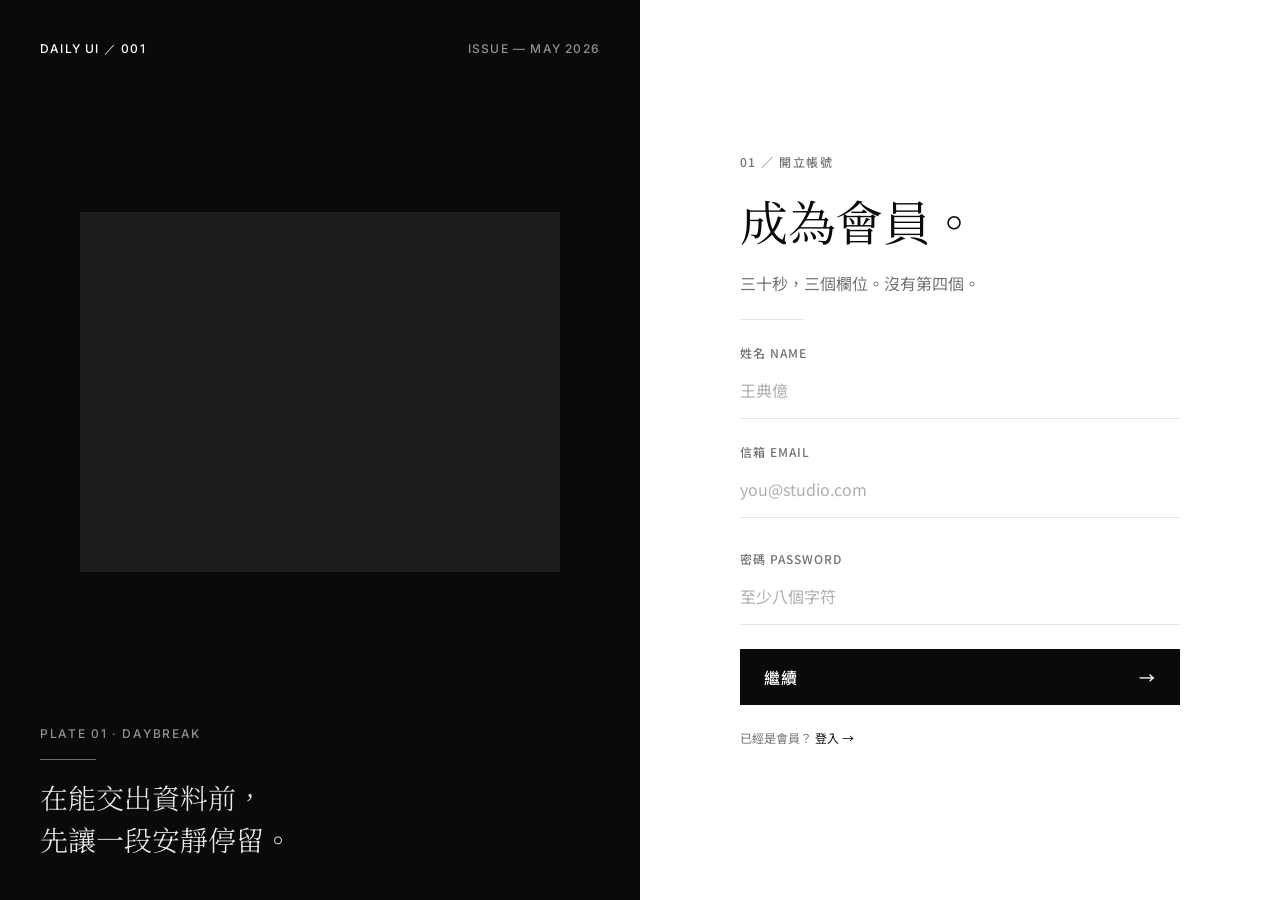
<file: daily-001/web/index.html>
<!DOCTYPE html>
<html lang="zh-Hant">
<head>
  <meta charset="UTF-8">
  <meta name="viewport" content="width=device-width, initial-scale=1.0">
  <title>Daily UI 001 — Sign Up</title>
  <link rel="preconnect" href="https://fonts.googleapis.com">
  <link rel="preconnect" href="https://fonts.gstatic.com" crossorigin>
  <link href="https://fonts.googleapis.com/css2?family=Inter:wght@400;500;700&family=Noto+Sans+TC:wght@400;500&family=Noto+Serif+TC:wght@300;400;500&display=swap" rel="stylesheet">
  <link rel="stylesheet" href="styles.css">
</head>
<body>
  <main class="signup">
    <section class="media-panel" aria-label="Brand atmosphere">
      <header class="metadata">
        <span class="meta-left">DAILY UI ／ 001</span>
        <span class="meta-right">ISSUE — MAY 2026</span>
      </header>

      <figure class="photo-plate" aria-label="Placeholder for full-bleed imagery"></figure>

      <footer class="caption-block">
        <p class="plate-label">PLATE 01 · DAYBREAK</p>
        <hr class="hairline" aria-hidden="true">
        <p class="caption">在能交出資料前，<br>先讓一段安靜停留。</p>
      </footer>
    </section>

    <section class="form-panel" aria-label="Sign up form">
      <form class="form-inner" id="signup-form" novalidate>
        <p class="eyebrow">01 ／ 開立帳號</p>
        <h1 class="title">成為會員。</h1>
        <p class="subtitle">三十秒，三個欄位。沒有第四個。</p>
        <hr class="hairline-short" aria-hidden="true">

        <div class="form-group">
          <div class="field">
            <label for="name">姓名 NAME</label>
            <input id="name" name="name" type="text" placeholder="王典億" autocomplete="name" required>
          </div>
          <div class="field">
            <label for="email">信箱 EMAIL</label>
            <input id="email" name="email" type="email" placeholder="you@studio.com" autocomplete="email" required>
            <span class="hint" aria-live="polite"></span>
          </div>
          <div class="field">
            <label for="password">密碼 PASSWORD</label>
            <input id="password" name="password" type="password" placeholder="至少八個字符" autocomplete="new-password" minlength="8" required>
          </div>
        </div>

        <button type="submit" class="cta">
          <span class="cta-label">繼續</span>
          <span class="cta-arrow" aria-hidden="true">→</span>
        </button>

        <p class="footer-note">
          已經是會員？ <a href="#login">登入 →</a>
        </p>
      </form>
    </section>
  </main>

  <script src="script.js"></script>
</body>
</html>
</file>
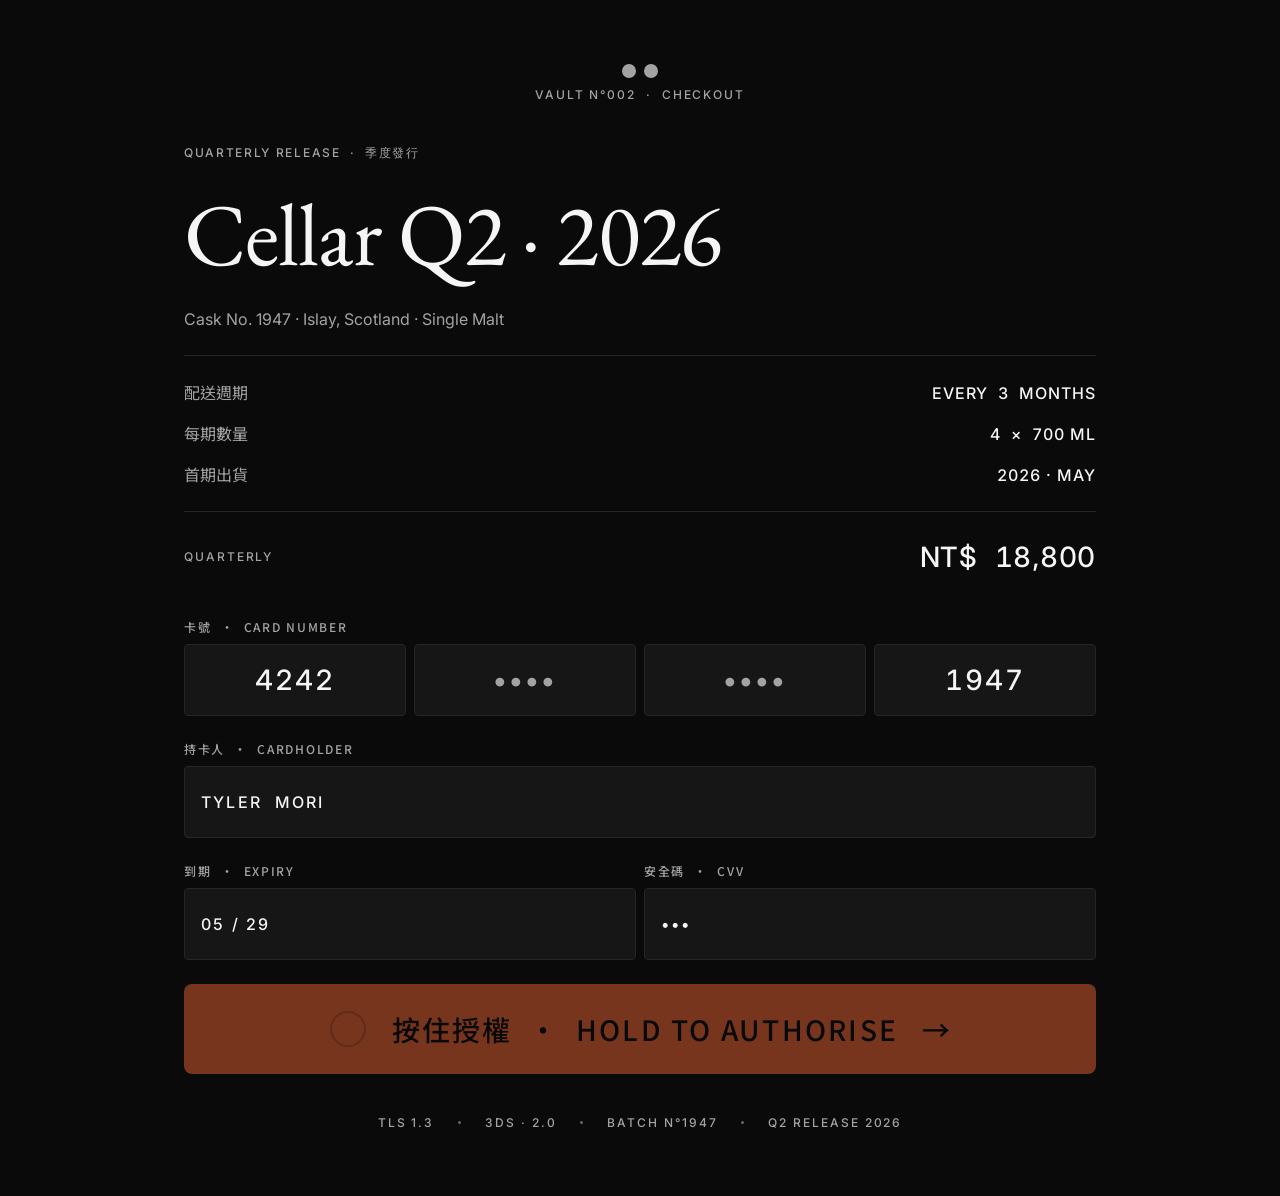
<file: daily-002/web/index.html>
<!DOCTYPE html>
<html lang="zh-Hant" data-theme="dark">
<head>
  <meta charset="UTF-8">
  <meta name="viewport" content="width=device-width, initial-scale=1.0">
  <title>Daily UI 002 — Cellar Q2 · 2026 Checkout</title>
  <link rel="preconnect" href="https://fonts.googleapis.com">
  <link rel="preconnect" href="https://fonts.gstatic.com" crossorigin>
  <link href="https://fonts.googleapis.com/css2?family=EB+Garamond:wght@400;500&family=Inter:wght@400;500;600;700&family=Noto+Sans+TC:wght@400;500&display=swap" rel="stylesheet">
  <link rel="stylesheet" href="styles.css">
</head>
<body>
  <main class="vault" aria-labelledby="vault-title">

    <header class="plate" aria-label="Vault header plate">
      <div class="plate-icon" aria-hidden="true">
        <span class="dot"></span>
        <span class="dot"></span>
      </div>
      <p class="plate-label">VAULT&nbsp;N°002&nbsp;&nbsp;·&nbsp;&nbsp;CHECKOUT</p>
    </header>

    <section class="receipt" aria-label="Subscription summary">
      <p class="eyebrow">QUARTERLY&nbsp;RELEASE&nbsp;&nbsp;·&nbsp;&nbsp;季度發行</p>
      <h1 id="vault-title" class="title">Cellar Q2&nbsp;·&nbsp;2026</h1>
      <p class="subtitle">Cask No.&nbsp;1947&nbsp;·&nbsp;Islay, Scotland&nbsp;·&nbsp;Single Malt</p>

      <hr class="hairline" aria-hidden="true">

      <dl class="details">
        <div class="row">
          <dt>配送週期</dt>
          <dd>EVERY&nbsp;&nbsp;3&nbsp;&nbsp;MONTHS</dd>
        </div>
        <div class="row">
          <dt>每期數量</dt>
          <dd>4&nbsp;&nbsp;×&nbsp;&nbsp;700&nbsp;ML</dd>
        </div>
        <div class="row">
          <dt>首期出貨</dt>
          <dd>2026&nbsp;·&nbsp;MAY</dd>
        </div>
      </dl>

      <hr class="hairline" aria-hidden="true">

      <div class="total" role="group" aria-label="Quarterly total">
        <p class="total-label">QUARTERLY</p>
        <p class="total-value"><span aria-hidden="true">NT$&nbsp;&nbsp;</span><span class="sr-only">新台幣 </span>18,800</p>
      </div>
    </section>

    <form class="payment" id="vault-form" novalidate aria-label="Payment authorisation">

      <div class="field-group field-card" role="group" aria-labelledby="card-label">
        <span id="card-label" class="label label-accent">卡號&nbsp;&nbsp;·&nbsp;&nbsp;CARD&nbsp;NUMBER</span>
        <div class="slot-row" role="group" aria-label="Card number, four groups of four digits">
          <input class="slot" type="text" inputmode="numeric" pattern="\d{4}" maxlength="4" value="4242" aria-label="Card number, group 1 of 4" data-slot="1">
          <input class="slot" type="text" inputmode="numeric" pattern="\d{4}" maxlength="4" placeholder="••••" aria-label="Card number, group 2 of 4" data-slot="2">
          <input class="slot" type="text" inputmode="numeric" pattern="\d{4}" maxlength="4" placeholder="••••" aria-label="Card number, group 3 of 4" data-slot="3">
          <input class="slot" type="text" inputmode="numeric" pattern="\d{4}" maxlength="4" value="1947" aria-label="Card number, group 4 of 4" data-slot="4">
        </div>
      </div>

      <div class="field-group">
        <label class="label" for="cardholder">持卡人&nbsp;&nbsp;·&nbsp;&nbsp;CARDHOLDER</label>
        <input id="cardholder" class="field" type="text" autocomplete="cc-name" value="TYLER  MORI" placeholder="姓名">
      </div>

      <div class="field-row">
        <div class="field-group field-half">
          <label class="label" for="expiry">到期&nbsp;&nbsp;·&nbsp;&nbsp;EXPIRY</label>
          <input id="expiry" class="field" type="text" inputmode="numeric" autocomplete="cc-exp" maxlength="7" value="05 / 29" placeholder="MM / YY">
        </div>
        <div class="field-group field-half">
          <label class="label" for="cvv">安全碼&nbsp;&nbsp;·&nbsp;&nbsp;CVV</label>
          <input id="cvv" class="field" type="password" inputmode="numeric" autocomplete="cc-csc" maxlength="4" value="123" placeholder="•&nbsp;&nbsp;•&nbsp;&nbsp;•" aria-label="Card security code, three or four digits">
        </div>
      </div>

      <button type="button" class="cta-hold" id="cta-hold"
              aria-label="Hold for two seconds to authorise quarterly payment of new台幣 eighteen thousand eight hundred"
              aria-describedby="cta-hint">
        <span class="cta-ring" aria-hidden="true">
          <svg viewBox="0 0 40 40" class="ring-svg">
            <circle class="ring-track" cx="20" cy="20" r="17" fill="none" stroke-width="2"></circle>
            <circle class="ring-progress" cx="20" cy="20" r="17" fill="none" stroke-width="2"
                    pathLength="100" stroke-dasharray="100" stroke-dashoffset="100"
                    transform="rotate(-90 20 20)"></circle>
          </svg>
        </span>
        <span class="cta-label">按住授權&nbsp;&nbsp;·&nbsp;&nbsp;HOLD TO AUTHORISE</span>
        <span class="cta-arrow" aria-hidden="true">→</span>
      </button>
      <p id="cta-hint" class="sr-only">Press and hold the authorise button for two seconds, or hold the Space key while focused.</p>

      <footer class="chrome" aria-label="Security and batch information">
        <span class="chrome-item">TLS&nbsp;1.3</span>
        <span class="chrome-sep" aria-hidden="true"></span>
        <span class="chrome-item">3DS&nbsp;·&nbsp;2.0</span>
        <span class="chrome-sep" aria-hidden="true"></span>
        <span class="chrome-item">BATCH&nbsp;N°1947</span>
        <span class="chrome-sep" aria-hidden="true"></span>
        <span class="chrome-item">Q2&nbsp;RELEASE&nbsp;2026</span>
      </footer>
    </form>

  </main>

  <div class="aria-live" aria-live="polite" id="aria-live"></div>
  <script src="script.js"></script>
</body>
</html>
</file>
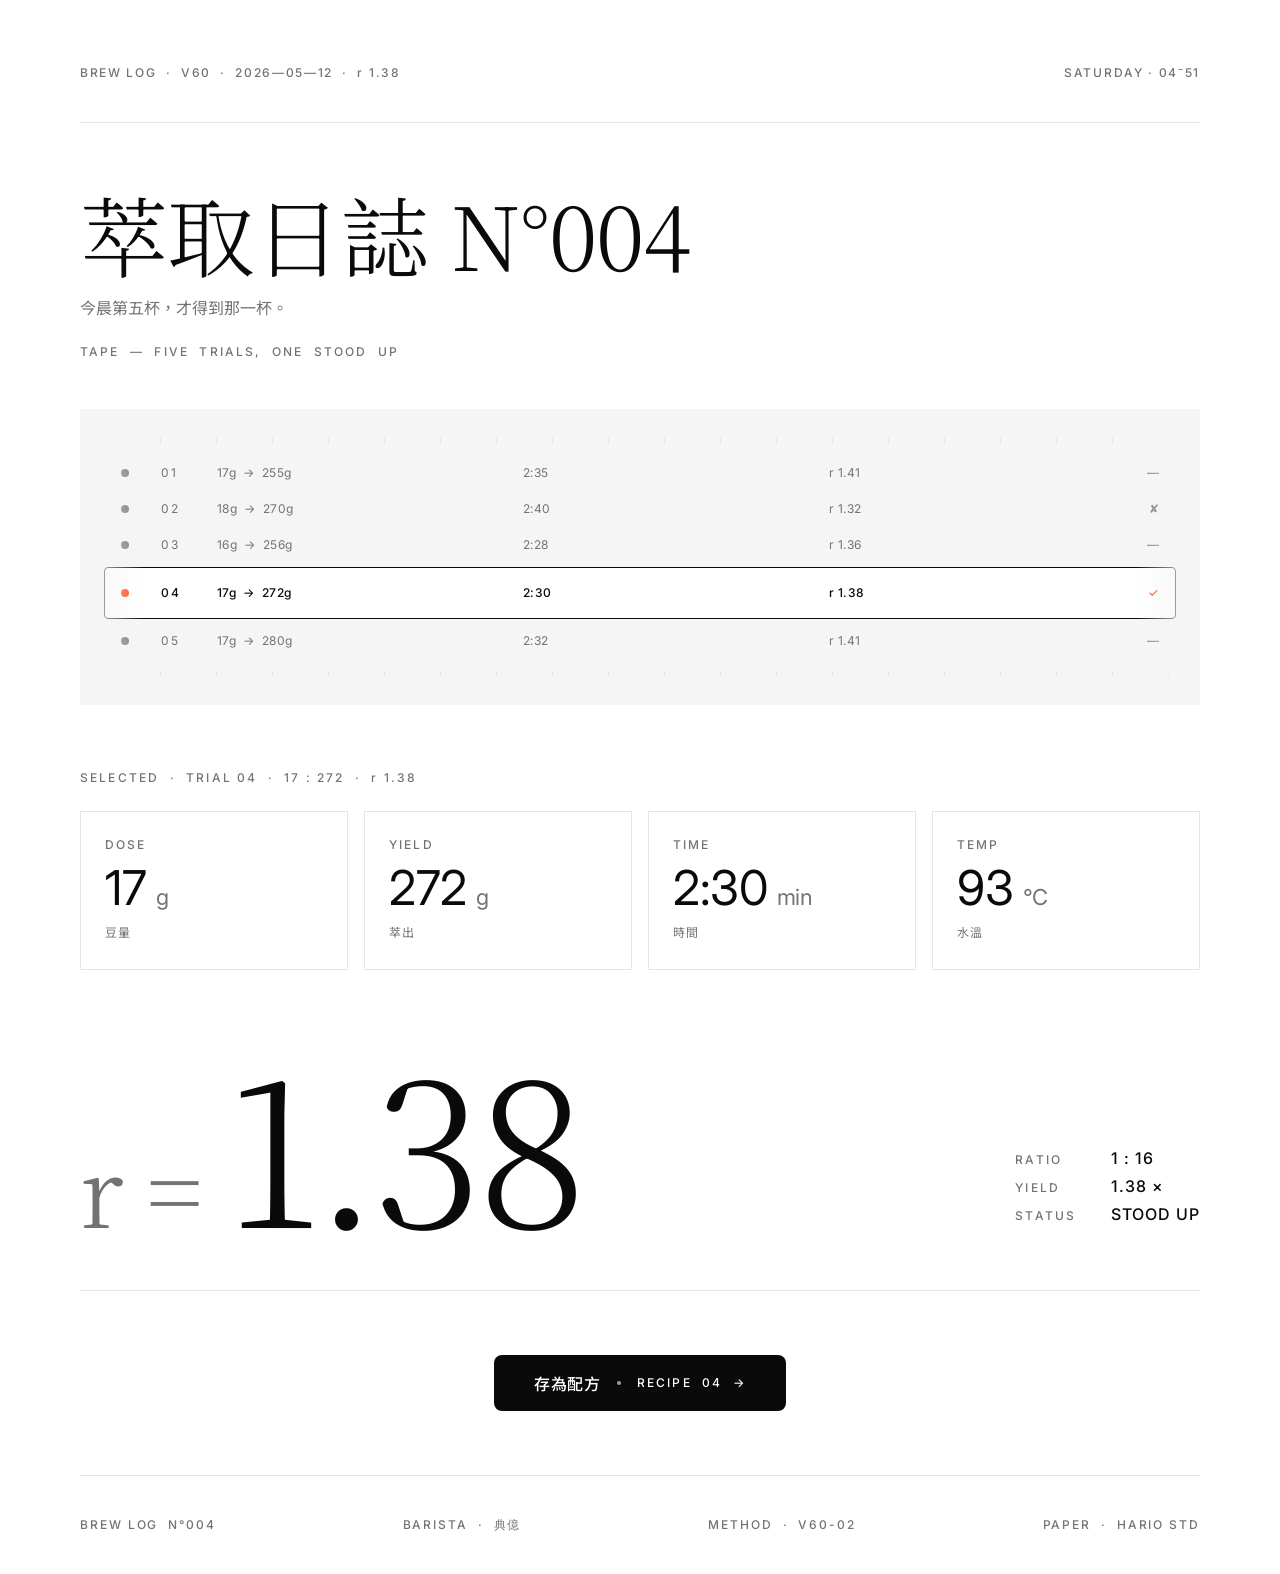
<file: daily-004/web/index.html>
<!DOCTYPE html>
<html lang="zh-Hant" data-theme="light">
<head>
  <meta charset="UTF-8">
  <meta name="viewport" content="width=device-width, initial-scale=1.0">
  <title>Daily UI 004 — 萃取日誌 N°004 · Brew Log Calculator</title>
  <link rel="preconnect" href="https://fonts.googleapis.com">
  <link rel="preconnect" href="https://fonts.gstatic.com" crossorigin>
  <link href="https://fonts.googleapis.com/css2?family=Inter:wght@400;500;600&family=Noto+Sans+TC:wght@400;500&family=Noto+Serif+TC:wght@300;400&display=swap" rel="stylesheet">
  <link rel="stylesheet" href="styles.css">
</head>
<body>
  <main class="brewlog" aria-labelledby="brewlog-title">

    <header class="plate" aria-label="Brew log header plate">
      <p class="plate-left">BREW&nbsp;LOG&nbsp;&nbsp;·&nbsp;&nbsp;V60&nbsp;&nbsp;·&nbsp;&nbsp;2026—05—12&nbsp;&nbsp;·&nbsp;&nbsp;<span id="plate-ratio">r&nbsp;1.38</span></p>
      <p class="plate-right" id="plate-time">TUESDAY&nbsp;&nbsp;·&nbsp;&nbsp;09⁻47</p>
    </header>

    <hr class="hairline" aria-hidden="true">

    <section class="hero" aria-label="Title">
      <h1 id="brewlog-title" class="title">萃取日誌&nbsp;N°004</h1>
      <p class="caption">今晨第五杯，才得到那一杯。</p>
      <p class="tape-eyebrow">TAPE&nbsp;&nbsp;—&nbsp;&nbsp;FIVE&nbsp;&nbsp;TRIALS,&nbsp;&nbsp;ONE&nbsp;&nbsp;STOOD&nbsp;&nbsp;UP</p>
    </section>

    <section class="tape" aria-label="Brew trial history tape" id="tape">
      <div class="tickmarks tickmarks-top" aria-hidden="true"></div>

      <ul class="tape-rows" role="listbox" aria-label="Trial rows — click to select" tabindex="0">
        <li class="tape-row"
            role="option"
            tabindex="0"
            data-dose="17" data-yield="255" data-time="2:35" data-ratio="1.41" data-mark="—" data-status="—"
            aria-selected="false">
          <span class="row-dot" aria-hidden="true"></span>
          <span class="row-idx">01</span>
          <span class="row-col">17g&nbsp;&nbsp;→&nbsp;&nbsp;255g</span>
          <span class="row-col">2:35</span>
          <span class="row-col">r&nbsp;1.41</span>
          <span class="row-mark">—</span>
        </li>
        <li class="tape-row"
            role="option"
            tabindex="0"
            data-dose="18" data-yield="270" data-time="2:40" data-ratio="1.32" data-mark="✘" data-status="OVER"
            aria-selected="false">
          <span class="row-dot" aria-hidden="true"></span>
          <span class="row-idx">02</span>
          <span class="row-col">18g&nbsp;&nbsp;→&nbsp;&nbsp;270g</span>
          <span class="row-col">2:40</span>
          <span class="row-col">r&nbsp;1.32</span>
          <span class="row-mark">✘</span>
        </li>
        <li class="tape-row"
            role="option"
            tabindex="0"
            data-dose="16" data-yield="256" data-time="2:28" data-ratio="1.36" data-mark="—" data-status="—"
            aria-selected="false">
          <span class="row-dot" aria-hidden="true"></span>
          <span class="row-idx">03</span>
          <span class="row-col">16g&nbsp;&nbsp;→&nbsp;&nbsp;256g</span>
          <span class="row-col">2:28</span>
          <span class="row-col">r&nbsp;1.36</span>
          <span class="row-mark">—</span>
        </li>
        <li class="tape-row is-selected"
            role="option"
            tabindex="0"
            data-dose="17" data-yield="272" data-time="2:30" data-ratio="1.38" data-mark="✓" data-status="STOOD UP"
            aria-selected="true">
          <span class="row-dot" aria-hidden="true"></span>
          <span class="row-idx">04</span>
          <span class="row-col">17g&nbsp;&nbsp;→&nbsp;&nbsp;272g</span>
          <span class="row-col">2:30</span>
          <span class="row-col">r&nbsp;1.38</span>
          <span class="row-mark">✓</span>
        </li>
        <li class="tape-row"
            role="option"
            tabindex="0"
            data-dose="17" data-yield="280" data-time="2:32" data-ratio="1.41" data-mark="—" data-status="—"
            aria-selected="false">
          <span class="row-dot" aria-hidden="true"></span>
          <span class="row-idx">05</span>
          <span class="row-col">17g&nbsp;&nbsp;→&nbsp;&nbsp;280g</span>
          <span class="row-col">2:32</span>
          <span class="row-col">r&nbsp;1.41</span>
          <span class="row-mark">—</span>
        </li>
      </ul>

      <div class="tickmarks tickmarks-bot" aria-hidden="true"></div>
    </section>

    <section class="selected-trial" aria-label="Selected trial parameters">
      <p class="selected-eyebrow">
        SELECTED&nbsp;&nbsp;·&nbsp;&nbsp;TRIAL&nbsp;<span id="sel-idx">04</span>&nbsp;&nbsp;·&nbsp;&nbsp;<span id="sel-dose-yield">17&nbsp;:&nbsp;272</span>&nbsp;&nbsp;·&nbsp;&nbsp;<span id="sel-ratio-eb">r&nbsp;1.38</span>
      </p>
      <div class="cards" role="group" aria-label="Trial parameters">
        <article class="card" aria-label="Dose">
          <p class="card-label">DOSE</p>
          <p class="card-value"><span id="val-dose">17</span><span class="card-unit">&nbsp;g</span></p>
          <p class="card-sub">豆量</p>
        </article>
        <article class="card" aria-label="Yield">
          <p class="card-label">YIELD</p>
          <p class="card-value"><span id="val-yield">272</span><span class="card-unit">&nbsp;g</span></p>
          <p class="card-sub">萃出</p>
        </article>
        <article class="card" aria-label="Time">
          <p class="card-label">TIME</p>
          <p class="card-value"><span id="val-time">2:30</span><span class="card-unit">&nbsp;min</span></p>
          <p class="card-sub">時間</p>
        </article>
        <article class="card" aria-label="Temperature">
          <p class="card-label">TEMP</p>
          <p class="card-value"><span id="val-temp">93</span><span class="card-unit">&nbsp;°C</span></p>
          <p class="card-sub">水溫</p>
        </article>
      </div>
    </section>

    <section class="result" aria-label="Computed result">
      <div class="result-main">
        <span class="r-prefix" aria-hidden="true">r</span>
        <span class="r-equal" aria-hidden="true">=</span>
        <span class="r-value" id="r-value">1.38</span>
      </div>
      <dl class="result-support">
        <div class="support-row"><dt>RATIO</dt><dd><span id="sup-ratio">1&nbsp;:&nbsp;16</span></dd></div>
        <div class="support-row"><dt>YIELD</dt><dd><span id="sup-yield">1.38&nbsp;×</span></dd></div>
        <div class="support-row"><dt>STATUS</dt><dd><span id="sup-status">STOOD UP</span></dd></div>
      </dl>
    </section>

    <hr class="hairline" aria-hidden="true">

    <div class="cta-wrap">
      <button type="button" class="cta" id="cta-save"
              aria-label="存為配方 Recipe 04 — save selected trial">
        <span class="cta-cjk">存為配方</span>
        <span class="cta-dot" aria-hidden="true"></span>
        <span class="cta-chrome">RECIPE&nbsp;&nbsp;<span id="cta-idx">04</span>&nbsp;&nbsp;<span class="cta-arrow" aria-hidden="true">→</span></span>
      </button>
    </div>

    <hr class="hairline" aria-hidden="true">

    <footer class="chrome" aria-label="Brew log chrome">
      <span class="chrome-item">BREW&nbsp;LOG&nbsp;&nbsp;N°004</span>
      <span class="chrome-item">BARISTA&nbsp;&nbsp;·&nbsp;&nbsp;典億</span>
      <span class="chrome-item">METHOD&nbsp;&nbsp;·&nbsp;&nbsp;V60-02</span>
      <span class="chrome-item">PAPER&nbsp;&nbsp;·&nbsp;&nbsp;HARIO&nbsp;STD</span>
    </footer>

  </main>

  <div class="aria-live" aria-live="polite" id="aria-live"></div>
  <script src="script.js"></script>
</body>
</html>
</file>
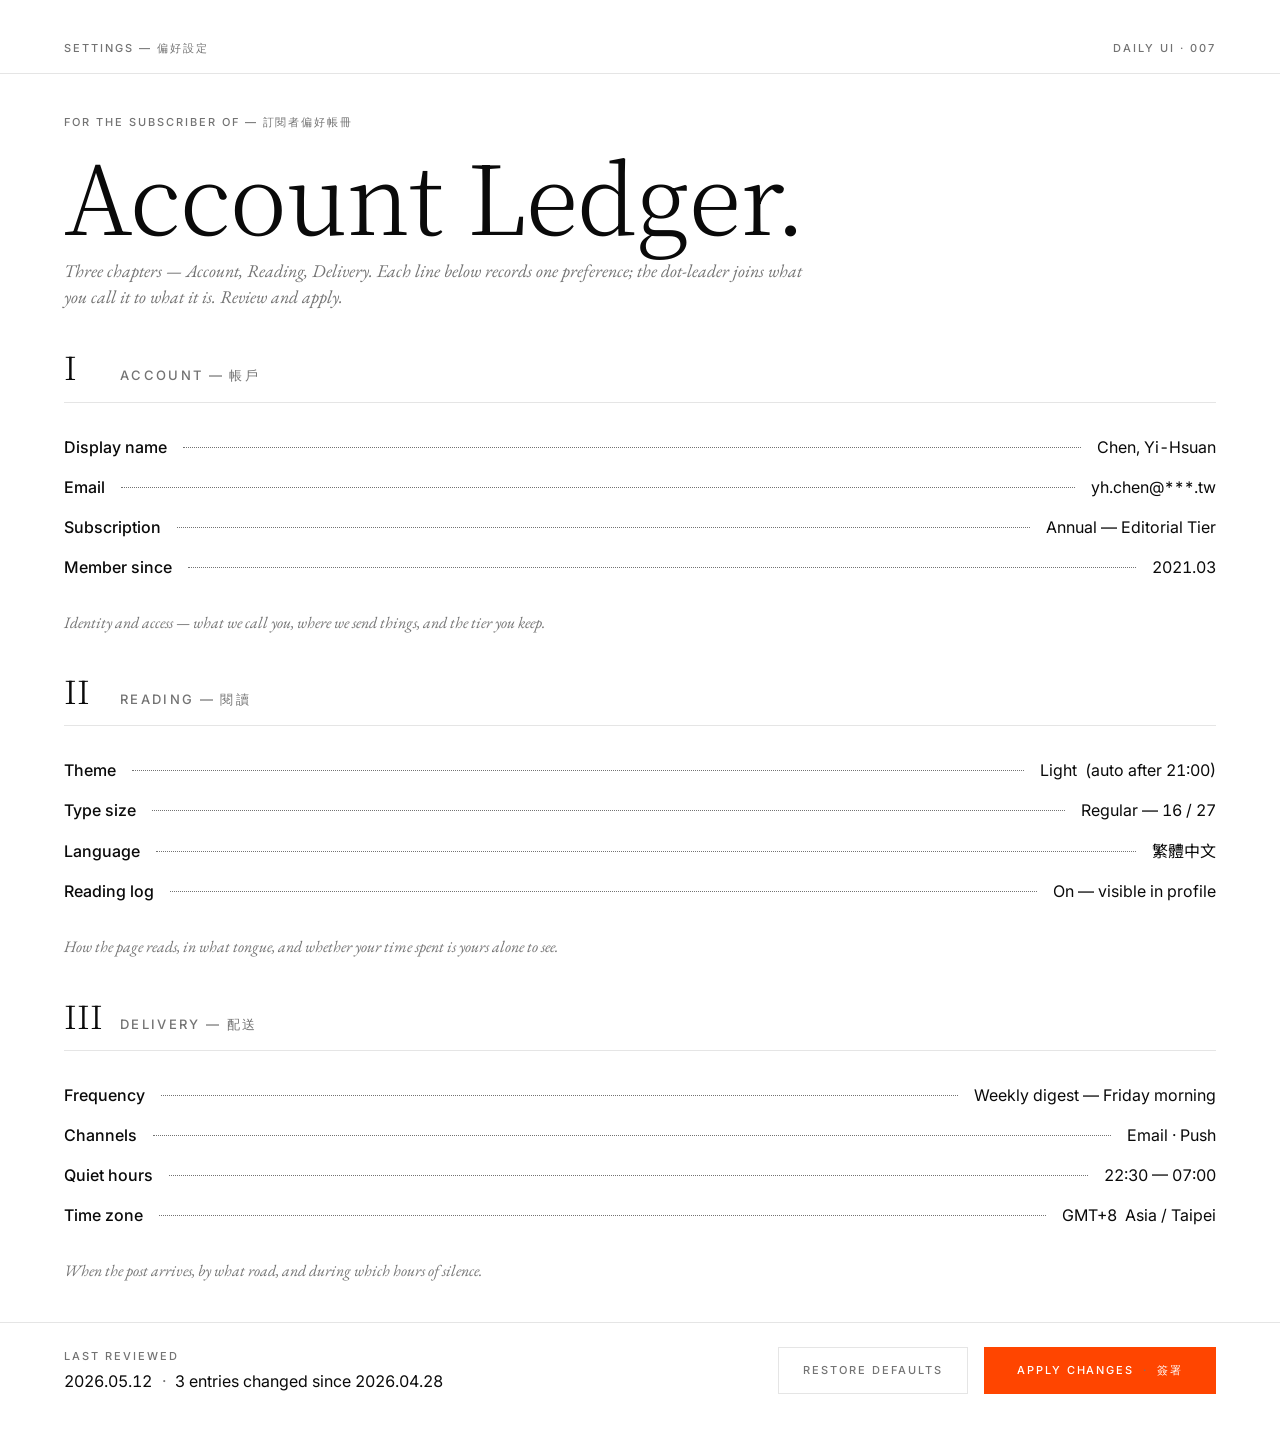
<file: daily-007/web/index.html>
<!DOCTYPE html>
<html lang="zh-Hant-TW" data-theme="light">
<head>
  <meta charset="UTF-8" />
  <meta name="viewport" content="width=device-width, initial-scale=1.0" />
  <title>Daily UI 007 — Settings · Account Ledger</title>
  <meta name="description" content="Daily UI 007 — 雙欄記帳本式偏好頁;dot-leader 串連 label→value,三章節 + Apply 簽署。" />

  <link rel="preconnect" href="https://fonts.googleapis.com" />
  <link rel="preconnect" href="https://fonts.gstatic.com" crossorigin />
  <link
    href="https://fonts.googleapis.com/css2?family=EB+Garamond:ital@1&family=Inter:wght@400;500;700&family=Noto+Sans+TC:wght@400;500&family=Noto+Serif+TC:wght@300&display=swap"
    rel="stylesheet"
  />
  <link rel="stylesheet" href="styles.css" />
</head>
<body>
  <a class="sr-only skip" href="#main">Skip to content</a>

  <header class="plate" role="banner">
    <span class="plate__left">SETTINGS — 偏好設定</span>
    <span class="plate__right">DAILY UI · 007</span>
  </header>
  <hr class="hairline" />

  <main id="main" class="ledger">

    <section class="hero-title" aria-labelledby="hero-h1">
      <p class="eyebrow">FOR THE SUBSCRIBER OF — 訂閱者偏好帳冊</p>
      <h1 id="hero-h1">Account Ledger.</h1>
      <p class="intro">
        Three chapters — Account, Reading, Delivery. Each line below records one preference;
        the dot-leader joins what you call it to what it is. Review and apply.
      </p>
    </section>

    <!-- Section I -->
    <section class="ledger-section" aria-labelledby="sec-1">
      <h2 class="section-eyebrow" id="sec-1">
        <span class="section-eyebrow__roman" aria-hidden="true">I</span>
        <span class="section-eyebrow__name">ACCOUNT — 帳戶</span>
      </h2>
      <hr class="hairline" />
      <dl class="rows">
        <div class="row">
          <dt class="row__label">Display name</dt>
          <span class="row__leader" aria-hidden="true"></span>
          <dd class="row__value">Chen, Yi-Hsuan</dd>
        </div>
        <div class="row">
          <dt class="row__label">Email</dt>
          <span class="row__leader" aria-hidden="true"></span>
          <dd class="row__value">yh.chen@***.tw</dd>
        </div>
        <div class="row">
          <dt class="row__label">Subscription</dt>
          <span class="row__leader" aria-hidden="true"></span>
          <dd class="row__value">Annual &mdash; Editorial Tier</dd>
        </div>
        <div class="row">
          <dt class="row__label">Member since</dt>
          <span class="row__leader" aria-hidden="true"></span>
          <dd class="row__value"><time datetime="2021-03">2021.03</time></dd>
        </div>
      </dl>
      <p class="margin-note">
        Identity and access &mdash; what we call you, where we send things, and the tier you keep.
      </p>
    </section>

    <!-- Section II -->
    <section class="ledger-section" aria-labelledby="sec-2">
      <h2 class="section-eyebrow" id="sec-2">
        <span class="section-eyebrow__roman" aria-hidden="true">II</span>
        <span class="section-eyebrow__name">READING — 閱讀</span>
      </h2>
      <hr class="hairline" />
      <dl class="rows">
        <div class="row">
          <dt class="row__label">Theme</dt>
          <span class="row__leader" aria-hidden="true"></span>
          <dd class="row__value">Light&nbsp; (auto after 21:00)</dd>
        </div>
        <div class="row">
          <dt class="row__label">Type size</dt>
          <span class="row__leader" aria-hidden="true"></span>
          <dd class="row__value">Regular &mdash; 16 / 27</dd>
        </div>
        <div class="row">
          <dt class="row__label">Language</dt>
          <span class="row__leader" aria-hidden="true"></span>
          <dd class="row__value" lang="zh-Hant">繁體中文</dd>
        </div>
        <div class="row">
          <dt class="row__label">Reading log</dt>
          <span class="row__leader" aria-hidden="true"></span>
          <dd class="row__value">On &mdash; visible in profile</dd>
        </div>
      </dl>
      <p class="margin-note">
        How the page reads, in what tongue, and whether your time spent is yours alone to see.
      </p>
    </section>

    <!-- Section III -->
    <section class="ledger-section" aria-labelledby="sec-3">
      <h2 class="section-eyebrow" id="sec-3">
        <span class="section-eyebrow__roman" aria-hidden="true">III</span>
        <span class="section-eyebrow__name">DELIVERY — 配送</span>
      </h2>
      <hr class="hairline" />
      <dl class="rows">
        <div class="row">
          <dt class="row__label">Frequency</dt>
          <span class="row__leader" aria-hidden="true"></span>
          <dd class="row__value">Weekly digest &mdash; Friday morning</dd>
        </div>
        <div class="row">
          <dt class="row__label">Channels</dt>
          <span class="row__leader" aria-hidden="true"></span>
          <dd class="row__value">Email &middot; Push</dd>
        </div>
        <div class="row">
          <dt class="row__label">Quiet hours</dt>
          <span class="row__leader" aria-hidden="true"></span>
          <dd class="row__value">22:30 &mdash; 07:00</dd>
        </div>
        <div class="row">
          <dt class="row__label">Time zone</dt>
          <span class="row__leader" aria-hidden="true"></span>
          <dd class="row__value">GMT+8&nbsp; Asia / Taipei</dd>
        </div>
      </dl>
      <p class="margin-note">
        When the post arrives, by what road, and during which hours of silence.
      </p>
    </section>

  </main>

  <hr class="hairline" />
  <footer class="footer" role="contentinfo">
    <div class="audit">
      <p class="audit__label">LAST REVIEWED</p>
      <p class="audit__value">
        <time datetime="2026-05-12">2026.05.12</time>
        <span class="dot-sep" aria-hidden="true">&middot;</span>
        3 entries changed since <time datetime="2026-04-28">2026.04.28</time>
      </p>
    </div>
    <div class="ctas">
      <button class="btn btn--ghost" type="button">RESTORE DEFAULTS</button>
      <button class="btn btn--apply" type="submit">
        APPLY CHANGES
        <span class="dot-sep" aria-hidden="true">&middot;</span>
        <span lang="zh-Hant">簽署</span>
      </button>
    </div>
  </footer>

  <p class="sr-only" aria-live="polite" id="status"></p>

  <script src="script.js" defer></script>
</body>
</html>
</file>
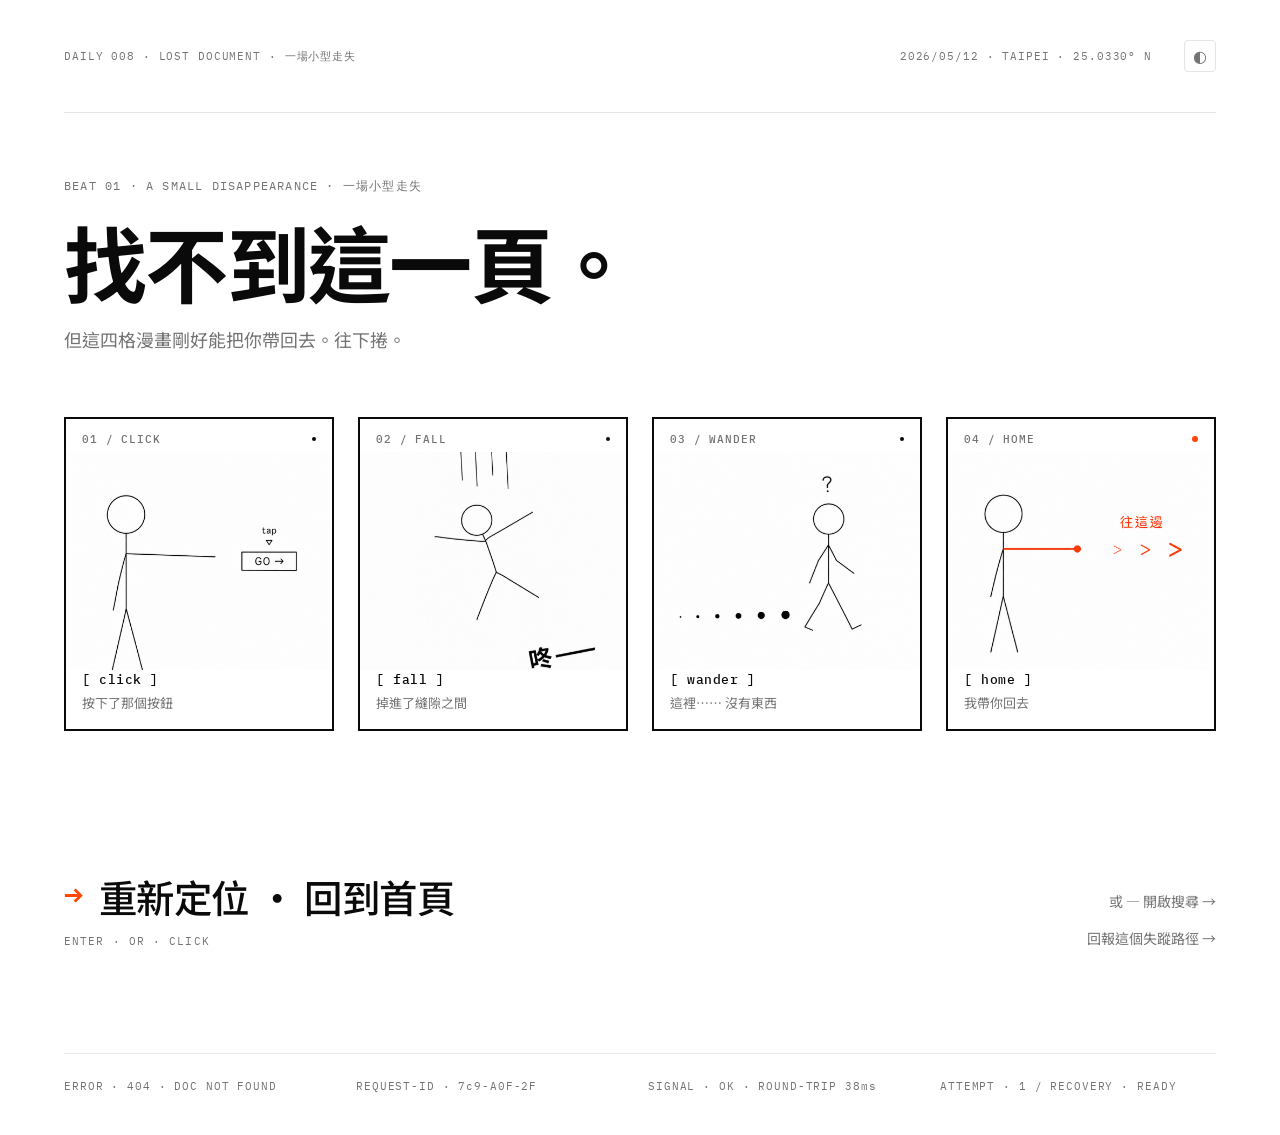
<file: daily-008/web/index.html>
<!DOCTYPE html>
<html lang="zh-Hant-TW" data-theme="light">
<head>
  <meta charset="UTF-8" />
  <meta name="viewport" content="width=device-width, initial-scale=1.0" />
  <title>Daily UI 008 — 404 · 一場小型走失</title>
  <meta name="description" content="Daily UI 008 — 404 Page。四格漫畫敘事 click → fall → wander → home，把『找不到頁面』改寫成一場小型走失的時序故事。" />

  <link rel="preconnect" href="https://fonts.googleapis.com" />
  <link rel="preconnect" href="https://fonts.gstatic.com" crossorigin />
  <link
    href="https://fonts.googleapis.com/css2?family=IBM+Plex+Mono:wght@400;500&family=Noto+Sans+TC:wght@400;500;700&display=swap"
    rel="stylesheet"
  />
  <link rel="stylesheet" href="styles.css" />
</head>
<body>
  <a class="sr-only skip" href="#main">略過導覽 · Skip to content</a>

  <div class="page">
  <header class="plate" role="banner">
    <span class="plate__left">DAILY 008 · LOST DOCUMENT · 一場小型走失</span>
    <span class="plate__right">
      <time datetime="2026-05-12">2026/05/12</time> · TAIPEI · 25.0330° N
    </span>
    <button class="theme-toggle" type="button" aria-label="切換亮 / 暗主題" data-theme-toggle>
      <span aria-hidden="true" data-theme-icon>◐</span>
    </button>
  </header>
  <hr class="hairline" />

  <main id="main">

    <section class="hero" aria-labelledby="hero-h1">
      <p class="eyebrow">BEAT 01 · A SMALL DISAPPEARANCE · 一場小型走失</p>
      <h1 id="hero-h1" class="hero__title">找不到這一頁<span class="hero__period">。</span></h1>
      <p class="hero__subtitle">但這四格漫畫剛好能把你帶回去。往下捲。</p>
    </section>

    <section class="strip" aria-label="四格漫畫:click → fall → wander → home">
      <!-- ─────── Panel 01 — CLICK ─────── -->
      <article class="panel" data-panel="01">
        <header class="panel__head">
          <span class="panel__num">01 / CLICK</span>
          <span class="panel__dot" aria-hidden="true"></span>
        </header>
        <div class="panel__illustration">
          <img src="assets/panel-01-click.png" alt="一個簡筆角色伸手按下標示 GO 的按鈕" loading="lazy" />
        </div>
        <div class="panel__caption">
          <p class="panel__cap-en">[ click ]</p>
          <p class="panel__cap-zh">按下了那個按鈕</p>
        </div>
      </article>

      <!-- ─────── Panel 02 — FALL ─────── -->
      <article class="panel" data-panel="02">
        <header class="panel__head">
          <span class="panel__num">02 / FALL</span>
          <span class="panel__dot" aria-hidden="true"></span>
        </header>
        <div class="panel__illustration">
          <img src="assets/panel-02-fall.png" alt="角色頭朝下墜落,周圍是速度線,旁邊一個咚字音效" loading="lazy" />
        </div>
        <div class="panel__caption">
          <p class="panel__cap-en">[ fall ]</p>
          <p class="panel__cap-zh">掉進了縫隙之間</p>
        </div>
      </article>

      <!-- ─────── Panel 03 — WANDER ─────── -->
      <article class="panel" data-panel="03">
        <header class="panel__head">
          <span class="panel__num">03 / WANDER</span>
          <span class="panel__dot" aria-hidden="true"></span>
        </header>
        <div class="panel__illustration">
          <img src="assets/panel-03-wander.png" alt="角色走在空白裡,身後一串漸淡的足跡點,頭上一個問號" loading="lazy" />
        </div>
        <div class="panel__caption">
          <p class="panel__cap-en">[ wander ]</p>
          <p class="panel__cap-zh">這裡⋯⋯ 沒有東西</p>
        </div>
      </article>

      <!-- ─────── Panel 04 — HOME ─────── -->
      <article class="panel panel--accent" data-panel="04">
        <header class="panel__head">
          <span class="panel__num">04 / HOME</span>
          <span class="panel__dot panel__dot--accent" aria-hidden="true"></span>
        </header>
        <div class="panel__illustration">
          <img src="assets/panel-04-home.png" alt="角色舉起橘色手臂指向右方,三道箭頭引向首頁" loading="lazy" />
        </div>
        <div class="panel__caption">
          <p class="panel__cap-en">[ home ]</p>
          <p class="panel__cap-zh">我帶你回去</p>
        </div>
      </article>
    </section>

    <section class="cta" aria-labelledby="cta-h">
      <h2 id="cta-h" class="sr-only">重新定位 · 回到首頁</h2>
      <a class="cta__primary" href="/" data-cta-primary>
        <span class="cta__arrow" aria-hidden="true">→</span>
        <span class="cta__label">重新定位 · 回到首頁</span>
      </a>
      <p class="cta__hint" aria-hidden="true">ENTER · OR · CLICK</p>

      <div class="cta__secondary">
        <a class="cta__link" href="/search">或 — 開啟搜尋 <span aria-hidden="true">→</span></a>
        <a class="cta__link" href="/report">回報這個失蹤路徑 <span aria-hidden="true">→</span></a>
      </div>
    </section>

  </main>

  <hr class="hairline hairline--prefooter" />
  <footer class="footer" role="contentinfo">
    <span class="footer__col">ERROR · 404 · DOC NOT FOUND</span>
    <span class="footer__col">REQUEST-ID · 7c9-A0F-2F</span>
    <span class="footer__col">SIGNAL · OK · ROUND-TRIP 38ms</span>
    <span class="footer__col">ATTEMPT · 1 / RECOVERY · READY</span>
  </footer>
  </div><!-- /.page -->

  <script src="script.js" defer></script>
</body>
</html>
</file>
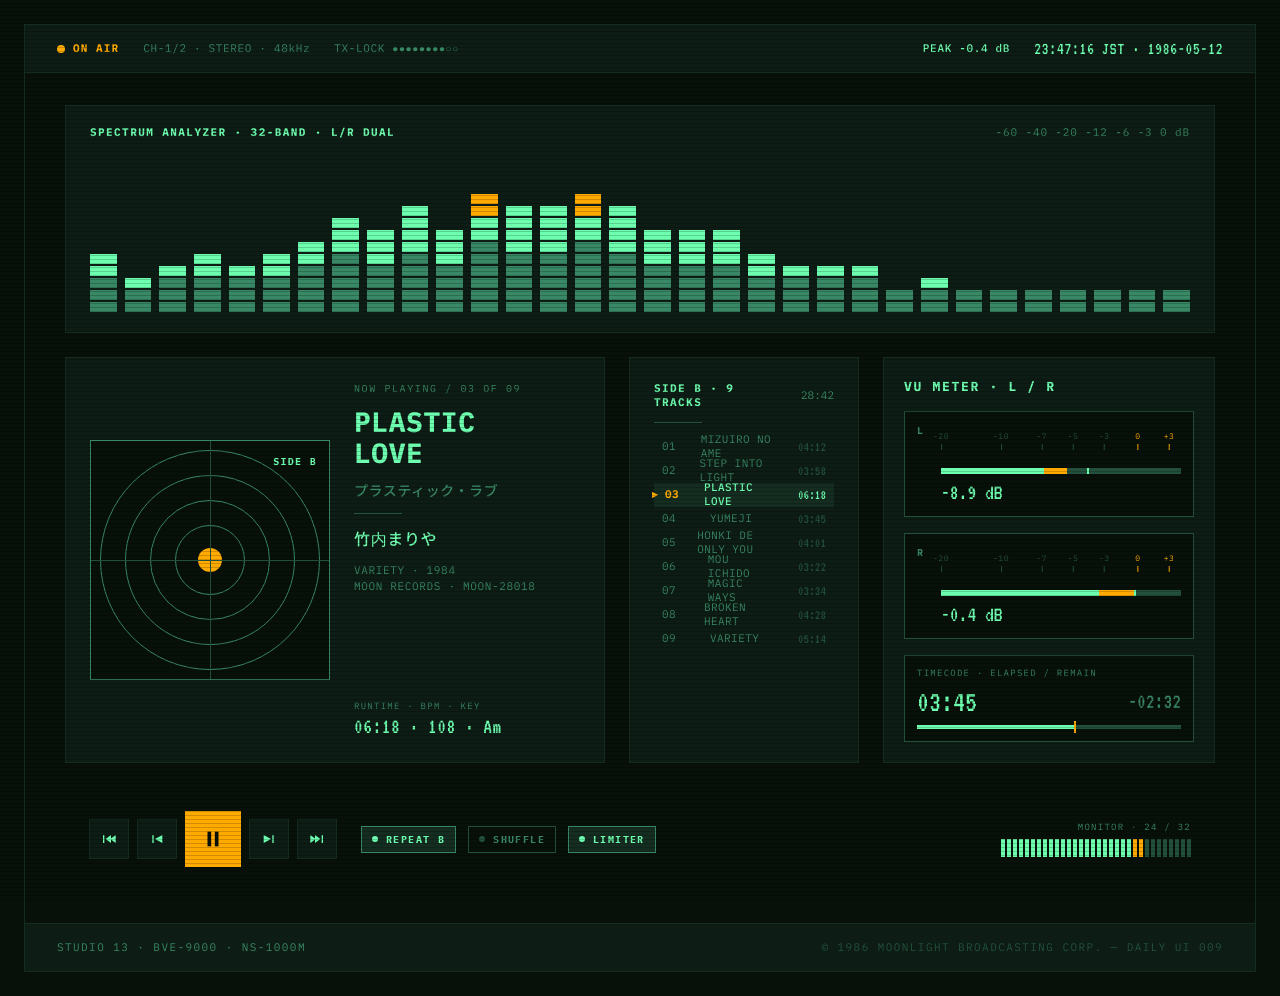
<file: daily-009/web/index.html>
<!DOCTYPE html>
<html lang="zh-Hant" data-theme="crt">
<head>
  <meta charset="UTF-8">
  <meta name="viewport" content="width=device-width, initial-scale=1.0">
  <title>Daily UI 009 — Music Player · BVE-9000</title>
  <link rel="stylesheet" href="styles.css">
  <link rel="preconnect" href="https://fonts.googleapis.com">
  <link rel="preconnect" href="https://fonts.gstatic.com" crossorigin>
  <link href="https://fonts.googleapis.com/css2?family=IBM+Plex+Mono:wght@400;500;700&family=Noto+Sans+TC:wght@400;500&family=VT323&display=swap" rel="stylesheet">
</head>
<body>
  <div class="overlay-scanlines" aria-hidden="true"></div>
  <div class="overlay-flicker" aria-hidden="true"></div>

  <main class="player" id="js-player">

    <header class="top-strip">
      <div class="on-air">
        <span class="dot" aria-hidden="true"></span>
        <span>ON AIR</span>
      </div>
      <span class="muted hide-mobile">CH-1/2 · STEREO · 48kHz</span>
      <span class="muted hide-mobile">TX-LOCK <span class="signal-dots" aria-label="signal lock indicator">●●●●●●●●○○</span></span>
      <span class="grow"></span>
      <span class="peak hide-mobile">PEAK <span id="js-peak">-0.3</span> dB</span>
      <time class="timestamp" id="js-timestamp" datetime="1986-05-12T23:47:13+09:00">23:47:13 JST · 1986-05-12</time>
    </header>

    <section class="body">

      <!-- SPECTRUM HERO -->
      <section class="cell spectrum" aria-label="Spectrum analyzer">
        <header class="cell-head">
          <span class="label">SPECTRUM ANALYZER · <span class="bar-count">32</span>-BAND · L/R DUAL</span>
          <span class="grow"></span>
          <span class="db-scale muted hide-mobile">-60   -40   -20   -12   -6   -3   0 dB</span>
        </header>
        <div class="bar-row" id="js-spectrum-bars" aria-hidden="true"></div>
      </section>

      <section class="content-row">

        <!-- NOW PLAYING -->
        <article class="cell now-playing">
          <div class="sleeve" aria-hidden="true">
            <span class="side-marker">SIDE B</span>
            <span class="ring r1"></span>
            <span class="ring r2"></span>
            <span class="ring r3"></span>
            <span class="ring r4"></span>
            <span class="center-dot"></span>
            <span class="crosshair-h"></span>
            <span class="crosshair-v"></span>
          </div>
          <div class="meta">
            <span class="eyebrow muted">NOW PLAYING / 03 OF 09</span>
            <h1 class="title-en">PLASTIC<br>LOVE</h1>
            <span class="title-ja muted">プラスティック・ラブ</span>
            <hr class="hairline">
            <span class="artist">竹内まりや</span>
            <span class="album-line muted">VARIETY · 1984<br>MOON RECORDS · MOON-28018</span>
            <span class="grow"></span>
            <div class="runtime-block">
              <span class="muted small">RUNTIME · BPM · KEY</span>
              <span class="runtime-val">06:18  ·  108  ·  Am</span>
            </div>
          </div>
        </article>

        <!-- TRACK LIST -->
        <article class="cell track-list" aria-label="Side B track list">
          <header class="cell-head">
            <span class="label">SIDE B · 9 TRACKS</span>
            <span class="grow"></span>
            <span class="muted runtime">28:42</span>
          </header>
          <hr class="hairline">
          <ol class="tracks" id="js-track-list">
            <li data-i="1"><span class="num">01</span><span class="title">MIZUIRO NO AME</span><span class="grow"></span><span class="dur">04:12</span></li>
            <li data-i="2"><span class="num">02</span><span class="title">STEP INTO LIGHT</span><span class="grow"></span><span class="dur">03:58</span></li>
            <li data-i="3" class="current"><span class="num">03</span><span class="title">PLASTIC LOVE</span><span class="grow"></span><span class="dur">06:18</span></li>
            <li data-i="4"><span class="num">04</span><span class="title">YUMEJI</span><span class="grow"></span><span class="dur">03:45</span></li>
            <li data-i="5"><span class="num">05</span><span class="title">HONKI DE ONLY YOU</span><span class="grow"></span><span class="dur">04:01</span></li>
            <li data-i="6" class="hide-mobile"><span class="num">06</span><span class="title">MOU ICHIDO</span><span class="grow"></span><span class="dur">03:22</span></li>
            <li data-i="7" class="hide-mobile"><span class="num">07</span><span class="title">MAGIC WAYS</span><span class="grow"></span><span class="dur">03:34</span></li>
            <li data-i="8" class="hide-mobile"><span class="num">08</span><span class="title">BROKEN HEART</span><span class="grow"></span><span class="dur">04:28</span></li>
            <li data-i="9" class="hide-mobile"><span class="num">09</span><span class="title">VARIETY</span><span class="grow"></span><span class="dur">05:14</span></li>
            <li class="more-tracks show-mobile" aria-hidden="true">+ 4 MORE TRACKS</li>
          </ol>
        </article>

        <!-- VU + TIMECODE -->
        <aside class="cell vu-column" aria-label="VU meters and timecode">
          <span class="label">VU METER · L / R</span>
          <div class="vu" data-ch="L">
            <span class="ch-label muted">L</span>
            <div class="vu-scale" aria-hidden="true">
              <span class="tick" style="--p:0.00">-20</span>
              <span class="tick" style="--p:0.25">-10</span>
              <span class="tick" style="--p:0.42">-7</span>
              <span class="tick" style="--p:0.55">-5</span>
              <span class="tick" style="--p:0.68">-3</span>
              <span class="tick red" style="--p:0.82">0</span>
              <span class="tick red" style="--p:0.95">+3</span>
            </div>
            <div class="vu-bar">
              <span class="vu-fill" id="js-vu-l-fill"></span>
              <span class="vu-peak" id="js-vu-l-peak"></span>
            </div>
            <span class="db-readout" id="js-vu-l-db">-1.2 dB</span>
          </div>
          <div class="vu" data-ch="R">
            <span class="ch-label muted">R</span>
            <div class="vu-scale" aria-hidden="true">
              <span class="tick" style="--p:0.00">-20</span>
              <span class="tick" style="--p:0.25">-10</span>
              <span class="tick" style="--p:0.42">-7</span>
              <span class="tick" style="--p:0.55">-5</span>
              <span class="tick" style="--p:0.68">-3</span>
              <span class="tick red" style="--p:0.82">0</span>
              <span class="tick red" style="--p:0.95">+3</span>
            </div>
            <div class="vu-bar">
              <span class="vu-fill" id="js-vu-r-fill"></span>
              <span class="vu-peak" id="js-vu-r-peak"></span>
            </div>
            <span class="db-readout" id="js-vu-r-db">+1.2 dB</span>
          </div>
          <div class="timecode">
            <span class="muted small">TIMECODE · ELAPSED / REMAIN</span>
            <div class="timecode-nums">
              <span class="elapsed" id="js-elapsed">03:42</span>
              <span class="grow"></span>
              <span class="remaining muted" id="js-remain">-02:36</span>
            </div>
            <div class="progress" role="progressbar" aria-valuenow="59" aria-valuemin="0" aria-valuemax="100">
              <span class="progress-fill" id="js-progress"></span>
              <span class="progress-cursor" id="js-cursor"></span>
            </div>
          </div>
        </aside>

      </section>

      <!-- TRANSPORT -->
      <section class="transport" aria-label="Playback controls">
        <div class="playback-group">
          <button class="transport-btn hide-mobile" data-role="rewind" aria-label="Rewind">
            <svg viewBox="0 0 24 24" aria-hidden="true"><rect x="3" y="6" width="2" height="12"/><polygon points="15,6 7,12 15,18"/><polygon points="22,6 14,12 22,18"/></svg>
          </button>
          <button class="transport-btn" data-role="prev" aria-label="Previous track">
            <svg viewBox="0 0 24 24" aria-hidden="true"><rect x="5" y="6" width="2" height="12"/><polygon points="20,6 9,12 20,18"/></svg>
          </button>
          <button class="transport-btn play" data-role="play" id="js-play" aria-label="Play or pause" aria-pressed="false">
            <svg viewBox="0 0 24 24" aria-hidden="true" class="icon-play"><polygon points="6,4 20,12 6,20"/></svg>
            <svg viewBox="0 0 24 24" aria-hidden="true" class="icon-pause"><rect x="6" y="4" width="4" height="16"/><rect x="14" y="4" width="4" height="16"/></svg>
          </button>
          <button class="transport-btn" data-role="next" aria-label="Next track">
            <svg viewBox="0 0 24 24" aria-hidden="true"><polygon points="4,6 15,12 4,18"/><rect x="17" y="6" width="2" height="12"/></svg>
          </button>
          <button class="transport-btn hide-mobile" data-role="fastforward" aria-label="Fast forward">
            <svg viewBox="0 0 24 24" aria-hidden="true"><polygon points="2,6 10,12 2,18"/><polygon points="9,6 17,12 9,18"/><rect x="19" y="6" width="2" height="12"/></svg>
          </button>
        </div>
        <div class="toggle-group">
          <button class="toggle" data-on="true" aria-pressed="true"><span class="dot"></span>REPEAT B</button>
          <button class="toggle" data-on="false" aria-pressed="false"><span class="dot"></span>SHUFFLE</button>
          <button class="toggle hide-mobile" data-on="true" aria-pressed="true"><span class="dot"></span>LIMITER</button>
        </div>
        <span class="grow hide-mobile"></span>
        <div class="volume-group hide-mobile">
          <span class="muted small">MONITOR  ·  <span id="js-vol-num">24</span> / 32</span>
          <div class="volume-bars" id="js-volume-bars" aria-hidden="true"></div>
        </div>
      </section>

    </section>

    <footer class="bottom-strip">
      <span class="muted">STUDIO 13 · BVE-9000 · NS-1000M</span>
      <span class="grow"></span>
      <span class="faint hide-mobile">© 1986 MOONLIGHT BROADCASTING CORP. — DAILY UI 009</span>
      <span class="faint show-mobile">DAILY UI 009</span>
    </footer>

  </main>

  <script src="script.js"></script>
</body>
</html>
</file>
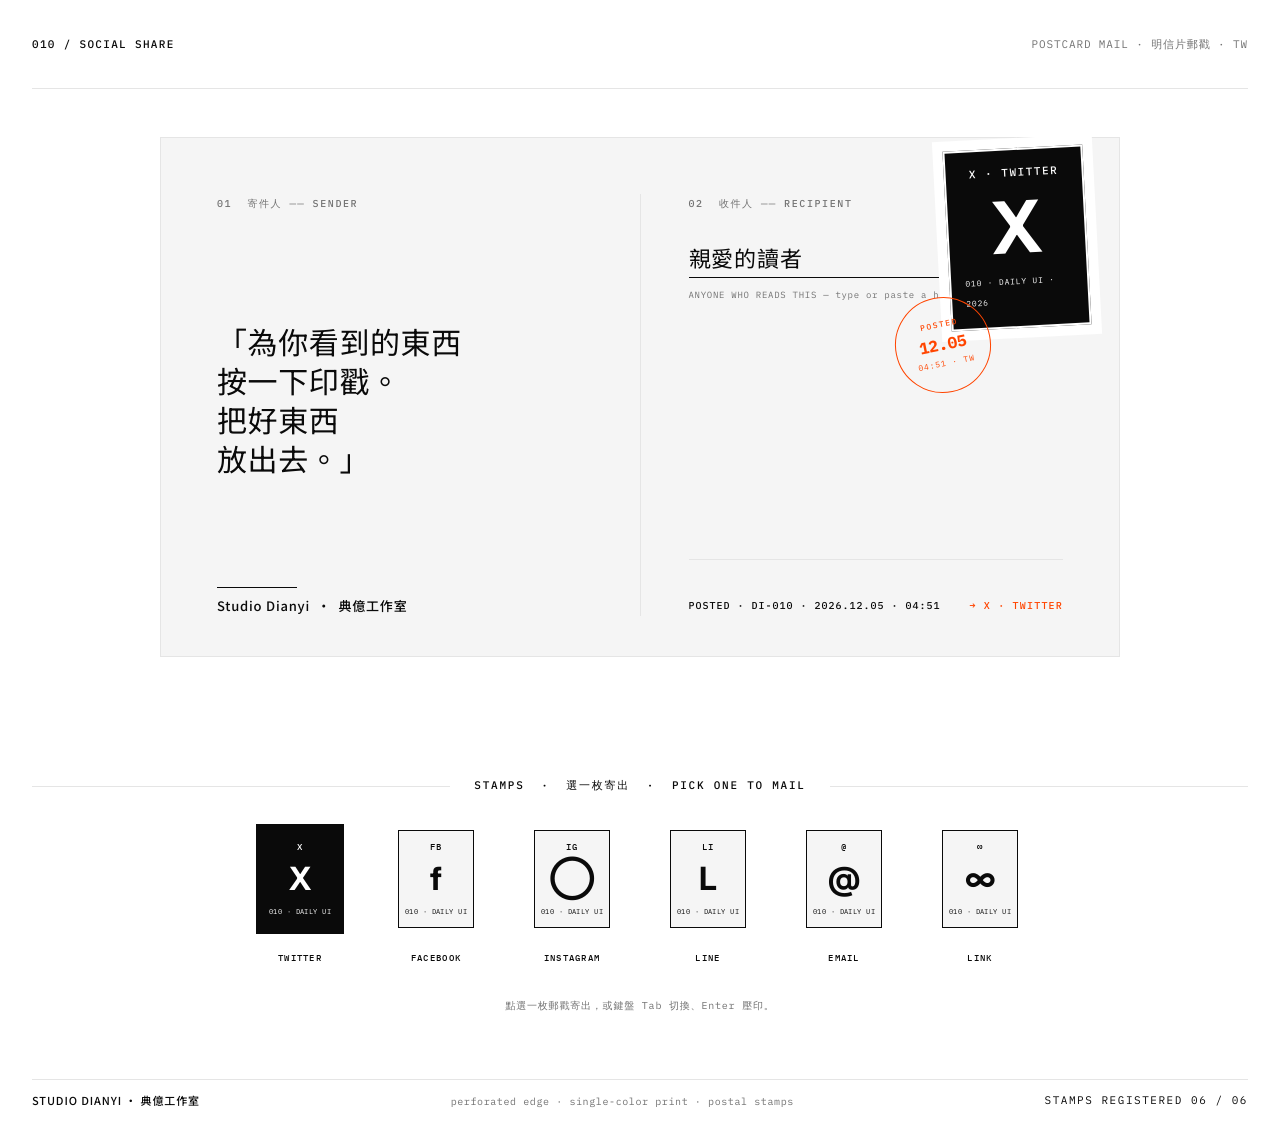
<file: daily-010/web/index.html>
<!doctype html>
<html lang="zh-Hant">
<head>
  <meta charset="utf-8" />
  <meta name="viewport" content="width=device-width, initial-scale=1" />
  <title>Daily UI 010 — Social Share · 明信片郵戳</title>
  <meta name="description" content="Daily UI 010 — Social Share as a postcard mail ritual. Pick a stamp, press it, mail it out." />

  <link rel="preconnect" href="https://fonts.googleapis.com" />
  <link rel="preconnect" href="https://fonts.gstatic.com" crossorigin />
  <link href="https://fonts.googleapis.com/css2?family=Inter:wght@400;500;600;700&family=IBM+Plex+Mono:wght@400;500;600&family=Noto+Sans+TC:wght@400;500;700&display=swap" rel="stylesheet" />

  <link rel="stylesheet" href="styles.css" />
</head>
<body>
  <div class="page">

    <header class="masthead">
      <span class="masthead__label">010 / SOCIAL SHARE</span>
      <span class="masthead__locale">POSTCARD MAIL · 明信片郵戳 · TW</span>
    </header>
    <hr class="rule rule--head" aria-hidden="true" />

    <main class="composition" id="composition">

      <article class="postcard" aria-label="Postcard preview">
        <section class="postcard__message">
          <p class="label">01&nbsp;&nbsp;寄件人 ── SENDER</p>
          <blockquote class="pull-quote">
            「為你看到的東西<br />
            按一下印戳。<br />
            把好東西<br />
            放出去。」
          </blockquote>
          <div class="signature">
            <hr class="signature__rule" aria-hidden="true" />
            <p class="signature__name">Studio Dianyi&nbsp;&nbsp;·&nbsp;&nbsp;典億工作室</p>
          </div>
        </section>

        <hr class="rule rule--postcard" aria-hidden="true" />

        <section class="postcard__address">
          <p class="label">02&nbsp;&nbsp;收件人 ── RECIPIENT</p>
          <label class="input">
            <input
              id="recipient"
              type="text"
              value="親愛的讀者"
              spellcheck="false"
              autocomplete="off"
              aria-label="Recipient handle or name"
            />
            <span class="input__caption">ANYONE WHO READS THIS — type or paste a handle</span>
          </label>

          <hr class="rule rule--posted" aria-hidden="true" />
          <div class="posted">
            <span class="posted__info" id="postedInfo">POSTED · DI-010 · 2026.05.12 · 14:22</span>
            <span class="posted__to" id="postedTo">→ X · TWITTER</span>
          </div>
        </section>

      <div class="overlay overlay--hero" id="heroStamp" aria-hidden="true">
        <div class="overlay--hero__body">
          <span class="overlay--hero__code" id="heroCode">X · TWITTER</span>
          <span class="overlay--hero__glyph" id="heroGlyph">X</span>
          <span class="overlay--hero__denom">010 · DAILY UI · 2026</span>
        </div>
      </div>

      <div class="overlay overlay--chop" id="chop" aria-hidden="true">
        <span class="chop__head">POSTED</span>
        <span class="chop__date" id="chopDate">05.12</span>
        <span class="chop__time" id="chopTime">14:22 · TW</span>
      </div>

      </article>
    </main>

    <section class="stamps" aria-label="Pick a stamp to mail">
      <div class="stamps__label-row">
        <hr class="rule rule--label" aria-hidden="true" />
        <p class="stamps__label">STAMPS&nbsp;&nbsp;·&nbsp;&nbsp;選一枚寄出&nbsp;&nbsp;·&nbsp;&nbsp;PICK ONE TO MAIL</p>
        <hr class="rule rule--label" aria-hidden="true" />
      </div>
      <div class="stamps__row" id="stampsRow" role="radiogroup" aria-label="Mail channels">
        <button class="cell" data-channel="X"        data-code="X"  data-glyph="X" data-name="TWITTER">
          <span class="stamp"><span class="stamp__body"><span class="stamp__code">X</span><span class="stamp__glyph">X</span><span class="stamp__denom">010 · DAILY UI</span></span></span>
          <span class="cell__caption">TWITTER</span>
        </button>
        <button class="cell" data-channel="FB"       data-code="FB" data-glyph="f" data-name="FACEBOOK">
          <span class="stamp"><span class="stamp__body"><span class="stamp__code">FB</span><span class="stamp__glyph">f</span><span class="stamp__denom">010 · DAILY UI</span></span></span>
          <span class="cell__caption">FACEBOOK</span>
        </button>
        <button class="cell" data-channel="IG"       data-code="IG" data-glyph="◯" data-name="INSTAGRAM">
          <span class="stamp"><span class="stamp__body"><span class="stamp__code">IG</span><span class="stamp__glyph">◯</span><span class="stamp__denom">010 · DAILY UI</span></span></span>
          <span class="cell__caption">INSTAGRAM</span>
        </button>
        <button class="cell" data-channel="LINE"     data-code="LI" data-glyph="L" data-name="LINE">
          <span class="stamp"><span class="stamp__body"><span class="stamp__code">LI</span><span class="stamp__glyph">L</span><span class="stamp__denom">010 · DAILY UI</span></span></span>
          <span class="cell__caption">LINE</span>
        </button>
        <button class="cell" data-channel="EMAIL"    data-code="@"  data-glyph="@" data-name="EMAIL">
          <span class="stamp"><span class="stamp__body"><span class="stamp__code">@</span><span class="stamp__glyph">@</span><span class="stamp__denom">010 · DAILY UI</span></span></span>
          <span class="cell__caption">EMAIL</span>
        </button>
        <button class="cell" data-channel="LINK"     data-code="∞"  data-glyph="∞" data-name="LINK">
          <span class="stamp"><span class="stamp__body"><span class="stamp__code">∞</span><span class="stamp__glyph">∞</span><span class="stamp__denom">010 · DAILY UI</span></span></span>
          <span class="cell__caption">LINK</span>
        </button>
      </div>
      <p class="stamps__hint" aria-live="polite" id="stampHint">
        點選一枚郵戳寄出，或鍵盤 <kbd>Tab</kbd> 切換、<kbd>Enter</kbd> 壓印。
      </p>
    </section>

    <footer class="footplate">
      <hr class="rule rule--footer" aria-hidden="true" />
      <div class="footplate__row">
        <span class="footplate__signature">STUDIO DIANYI · 典億工作室</span>
        <span class="footplate__caption">perforated edge · single-color print · postal stamps</span>
        <span class="footplate__stats" id="footStats">STAMPS REGISTERED&nbsp;&nbsp;06 / 06</span>
      </div>
    </footer>

  </div>

  <script src="script.js" defer></script>
</body>
</html>
</file>
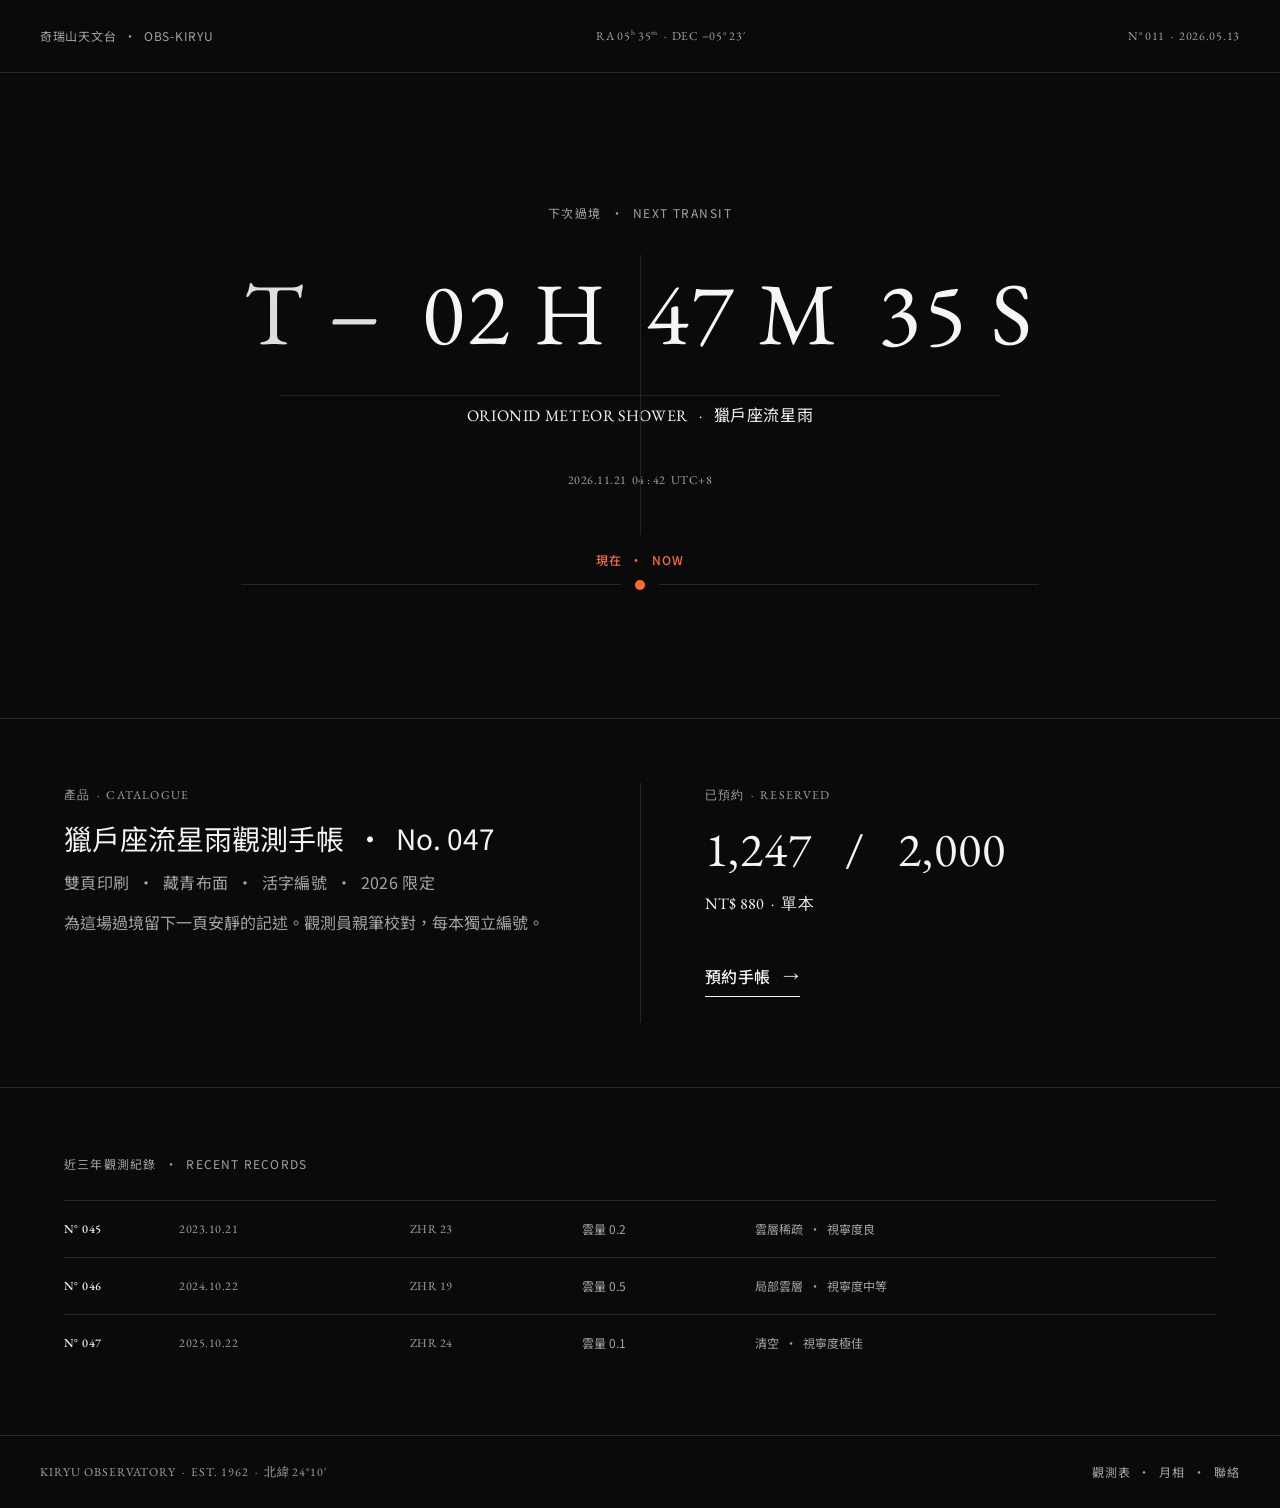
<file: daily-011/web/index.html>
<!doctype html>
<html lang="zh-Hant" data-theme="dark">
<head>
  <meta charset="utf-8" />
  <meta name="viewport" content="width=device-width, initial-scale=1" />
  <title>Daily UI 011 — Flash Sale / Countdown · 天文台過境倒數</title>
  <meta name="description" content="Daily UI 011 — flash sale countdown reframed as astronomical transit observation. Orionid Meteor Shower limited handbook reservation." />

  <link rel="preconnect" href="https://fonts.googleapis.com" />
  <link rel="preconnect" href="https://fonts.gstatic.com" crossorigin />
  <link href="https://fonts.googleapis.com/css2?family=EB+Garamond:ital,wght@0,400;0,500;0,700;1,400&family=Noto+Sans+TC:wght@400;500;700&display=swap" rel="stylesheet" />

  <link rel="stylesheet" href="styles.css" />
</head>
<body>
  <div class="page">

    <header class="nav" role="banner">
      <span class="nav__org">奇瑞山天文台&nbsp;&nbsp;·&nbsp;&nbsp;OBS-KIRYU</span>
      <span class="nav__coord">RA&nbsp;05<sup>h</sup>&nbsp;35<sup>m</sup>&nbsp;&nbsp;·&nbsp;&nbsp;DEC&nbsp;−05°&nbsp;23′</span>
      <span class="nav__meta">N°&nbsp;011&nbsp;&nbsp;·&nbsp;&nbsp;2026.05.13</span>
    </header>

    <main class="hero" aria-labelledby="hero-eyebrow">
      <p class="hero__eyebrow" id="hero-eyebrow">下次過境&nbsp;&nbsp;·&nbsp;&nbsp;NEXT TRANSIT</p>

      <h1 class="hero__star" aria-live="polite" aria-atomic="true">
        <span class="tminus__prefix">T&nbsp;−</span><span class="tminus__time" id="tminus-time" data-target="2026-11-20T20:42:00Z">
          <span class="tminus__seg" data-unit="h">02&nbsp;H</span>
          <span class="tminus__seg" data-unit="m">47&nbsp;M</span>
          <span class="tminus__seg" data-unit="s">39&nbsp;S</span>
        </span>
      </h1>

      <div class="hero__crosshair" aria-hidden="true">
        <span class="crosshair__v"></span>
        <span class="crosshair__h"></span>
      </div>

      <p class="hero__target-title">
        <span class="hero__target-title-latin">ORIONID&nbsp;METEOR&nbsp;SHOWER</span>
        <span class="hero__target-title-sep" aria-hidden="true">&nbsp;&nbsp;·&nbsp;&nbsp;</span>
        <span class="hero__target-title-cjk">獵戶座流星雨</span>
      </p>
      <p class="hero__target-time">2026.11.21&nbsp;&nbsp;04&nbsp;:&nbsp;42&nbsp;&nbsp;UTC+8</p>

      <div class="trajectory" aria-hidden="true">
        <span class="trajectory__label">現在&nbsp;&nbsp;·&nbsp;&nbsp;NOW</span>
        <div class="trajectory__track">
          <span class="track__seg track__seg--left"></span>
          <span class="track__dot"></span>
          <span class="track__seg track__seg--right"></span>
        </div>
      </div>
    </main>

    <section class="reservation" aria-labelledby="reserve-product">
      <div class="reservation__col reservation__col--left">
        <p class="reservation__eyebrow">產品&nbsp;&nbsp;·&nbsp;&nbsp;CATALOGUE</p>
        <h2 class="reservation__product" id="reserve-product">獵戶座流星雨觀測手帳&nbsp;&nbsp;·&nbsp;&nbsp;No.&nbsp;047</h2>
        <p class="reservation__spec">雙頁印刷&nbsp;&nbsp;·&nbsp;&nbsp;藏青布面&nbsp;&nbsp;·&nbsp;&nbsp;活字編號&nbsp;&nbsp;·&nbsp;&nbsp;2026 限定</p>
        <p class="reservation__copy">為這場過境留下一頁安靜的記述。觀測員親筆校對，每本獨立編號。</p>
      </div>

      <div class="reservation__divider" aria-hidden="true"></div>

      <div class="reservation__col reservation__col--right">
        <p class="reservation__eyebrow">已預約&nbsp;&nbsp;·&nbsp;&nbsp;RESERVED</p>
        <p class="reservation__capacity">
          <span class="capacity__count">1,247</span>
          <span class="capacity__slash" aria-hidden="true">&nbsp;&nbsp;/&nbsp;&nbsp;</span>
          <span class="capacity__total">2,000</span>
        </p>
        <p class="reservation__price">NT$&nbsp;880&nbsp;&nbsp;·&nbsp;&nbsp;單本</p>
        <a class="cta" href="#reserve" aria-label="預約手帳，限量 2000 本，剩餘 753 本">
          <span class="cta__label">預約手帳</span>
          <span class="cta__arrow" aria-hidden="true">→</span>
        </a>
      </div>
    </section>

    <section class="log" aria-labelledby="log-title">
      <p class="log__title" id="log-title">近三年觀測紀錄&nbsp;&nbsp;·&nbsp;&nbsp;RECENT&nbsp;RECORDS</p>
      <ol class="log__list" role="list">
        <li class="log__row">
          <span class="log__col log__col--no">N°&nbsp;045</span>
          <span class="log__col log__col--date">2023.10.21</span>
          <span class="log__col log__col--zhr">ZHR&nbsp;23</span>
          <span class="log__col log__col--cloud">雲量&nbsp;0.2</span>
          <span class="log__col log__col--note">雲層稀疏&nbsp;&nbsp;·&nbsp;&nbsp;視寧度良</span>
        </li>
        <li class="log__row">
          <span class="log__col log__col--no">N°&nbsp;046</span>
          <span class="log__col log__col--date">2024.10.22</span>
          <span class="log__col log__col--zhr">ZHR&nbsp;19</span>
          <span class="log__col log__col--cloud">雲量&nbsp;0.5</span>
          <span class="log__col log__col--note">局部雲層&nbsp;&nbsp;·&nbsp;&nbsp;視寧度中等</span>
        </li>
        <li class="log__row">
          <span class="log__col log__col--no">N°&nbsp;047</span>
          <span class="log__col log__col--date">2025.10.22</span>
          <span class="log__col log__col--zhr">ZHR&nbsp;24</span>
          <span class="log__col log__col--cloud">雲量&nbsp;0.1</span>
          <span class="log__col log__col--note">清空&nbsp;&nbsp;·&nbsp;&nbsp;視寧度極佳</span>
        </li>
      </ol>
    </section>

    <footer class="footer" role="contentinfo">
      <p class="footer__mark">KIRYU&nbsp;OBSERVATORY&nbsp;&nbsp;·&nbsp;&nbsp;EST.&nbsp;1962&nbsp;&nbsp;·&nbsp;&nbsp;北緯&nbsp;24°10′</p>
      <p class="footer__nav">觀測表&nbsp;&nbsp;·&nbsp;&nbsp;月相&nbsp;&nbsp;·&nbsp;&nbsp;聯絡</p>
    </footer>

  </div>

  <script src="script.js" defer></script>
</body>
</html>
</file>
<file: daily-001/web/styles.css>
/* ----------------------------------------------------------------------------
   Daily UI 001 — Sign Up
   Tokens sourced 1:1 from minimal-ds-template Figma library (runtime values).
   See ../notes.md for design lock + ../takeaway.md for mechanism card.
---------------------------------------------------------------------------- */

:root {
  /* color — Light mode */
  --color-bg:        rgb(255 255 255);
  --color-fg:        rgb(10 10 10);
  --color-accent:    rgb(255 69 0);
  --color-border:    rgb(229 229 229);
  --color-bg-alt:    rgb(245 245 245);
  --color-fg-muted:  rgb(115 115 115);
  --color-accent-fg: rgb(255 255 255);
  --color-surface:   rgb(250 250 250);

  /* typography */
  --family-latin:    'Inter', -apple-system, BlinkMacSystemFont, sans-serif;
  --family-cjk-sans: 'Noto Sans TC', 'PingFang TC', 'Microsoft JhengHei', sans-serif;
  --family-cjk-serif:'Noto Serif TC', 'Source Han Serif TC', serif;
  --text-display: 88px;
  --text-h1:      48px;
  --text-h2:      28px;
  --text-body:    16px;
  --text-caption: 12px;
  --weight-regular: 400;
  --weight-medium:  500;
  --weight-bold:    700;
  --leading-tight:  1.1;
  --leading-loose:  1.5;

  /* spacing */
  --space-1: 4px;
  --space-2: 8px;
  --space-3: 16px;
  --space-4: 24px;
  --space-5: 40px;
  --space-6: 64px;

  /* radius */
  --radius-sm: 4px;
  --radius-md: 8px;

  /* motion */
  --ease-editorial: cubic-bezier(0.22, 0.61, 0.36, 1);
  --dur-fast:   200ms;
  --dur-mid:    400ms;
  --dur-slow:   800ms;
}

/* dark mode — auto if user prefers */
@media (prefers-color-scheme: dark) {
  :root {
    --color-bg:        rgb(10 10 10);
    --color-fg:        rgb(245 245 245);
    --color-accent:    rgb(255 107 53);
    --color-border:    rgb(38 38 38);
    --color-bg-alt:    rgb(22 22 22);
    --color-fg-muted:  rgb(163 163 163);
    --color-accent-fg: rgb(10 10 10);
    --color-surface:   rgb(26 26 26);
  }
}

/* manual override — for the theme toggle */
[data-theme='dark'] {
  --color-bg:        rgb(10 10 10);
  --color-fg:        rgb(245 245 245);
  --color-accent:    rgb(255 107 53);
  --color-border:    rgb(38 38 38);
  --color-bg-alt:    rgb(22 22 22);
  --color-fg-muted:  rgb(163 163 163);
  --color-accent-fg: rgb(10 10 10);
  --color-surface:   rgb(26 26 26);
}

/* ----------------------------------------------------------------------------
   Reset
---------------------------------------------------------------------------- */
*, *::before, *::after { box-sizing: border-box; margin: 0; padding: 0; }
html { font-size: 16px; -webkit-font-smoothing: antialiased; -moz-osx-font-smoothing: grayscale; }
body {
  background: var(--color-bg);
  color: var(--color-fg);
  font-family: var(--family-latin), var(--family-cjk-sans);
  font-size: var(--text-body);
  line-height: var(--leading-loose);
  min-height: 100vh;
}
hr { border: 0; }
button { font: inherit; cursor: pointer; }
input { font: inherit; }
a { color: inherit; text-decoration: none; }

/* ----------------------------------------------------------------------------
   Layout — split panel desktop, stacked mobile
---------------------------------------------------------------------------- */
.signup {
  display: grid;
  grid-template-columns: 1fr 1fr;
  min-height: 100vh;
}

/* ============================================================================
   Media Panel (left)
============================================================================ */
.media-panel {
  background: var(--color-fg);
  color: var(--color-bg);
  display: flex;
  flex-direction: column;
  justify-content: space-between;
  padding: var(--space-5);
  position: relative;
  overflow: hidden;
}

.metadata {
  display: flex;
  justify-content: space-between;
  align-items: center;
  font-family: var(--family-latin);
  font-size: var(--text-caption);
  font-weight: var(--weight-medium);
  letter-spacing: 0.1em;
  animation: editorial-reveal 600ms 80ms both var(--ease-editorial);
}
.meta-right { opacity: 0.55; }

.photo-plate {
  width: 480px;
  height: 360px;
  align-self: center;
  background: rgba(245, 245, 245, 0.08);
  animation: plate-reveal 1200ms 300ms both var(--ease-editorial);
}
@media (prefers-color-scheme: dark) {
  .photo-plate { background: rgba(245, 245, 245, 0.04); }
}

.caption-block {
  display: flex;
  flex-direction: column;
  gap: var(--space-3);
  animation: editorial-reveal var(--dur-slow) 500ms both var(--ease-editorial);
}
.plate-label {
  font-family: var(--family-latin);
  font-size: var(--text-caption);
  font-weight: var(--weight-medium);
  letter-spacing: 0.14em;
  opacity: 0.55;
}
.hairline {
  width: 56px;
  height: 1px;
  background: var(--color-bg);
  opacity: 0.4;
  border: 0;
}
.caption {
  font-family: var(--family-cjk-serif);
  font-weight: 300;
  font-size: var(--text-h2);
  line-height: var(--leading-loose);
  max-width: 30ch;
  opacity: 0.92;
}

/* ============================================================================
   Form Panel (right)
============================================================================ */
.form-panel {
  background: var(--color-bg);
  display: flex;
  align-items: center;
  justify-content: center;
  padding: var(--space-5);
}

.form-inner {
  display: flex;
  flex-direction: column;
  gap: var(--space-4);
  width: 100%;
  max-width: 440px;
}
.form-inner > * { animation: editorial-reveal 600ms var(--reveal-delay, 0ms) both var(--ease-editorial); }
.form-inner > *:nth-child(1) { --reveal-delay: 120ms; }
.form-inner > *:nth-child(2) { --reveal-delay: 200ms; }
.form-inner > *:nth-child(3) { --reveal-delay: 280ms; }
.form-inner > *:nth-child(4) { --reveal-delay: 360ms; }
.form-inner > *:nth-child(5) { --reveal-delay: 440ms; }
.form-inner > *:nth-child(6) { --reveal-delay: 520ms; }
.form-inner > *:nth-child(7) { --reveal-delay: 600ms; }

.eyebrow {
  font-family: var(--family-cjk-sans);
  font-size: var(--text-caption);
  font-weight: var(--weight-medium);
  letter-spacing: 0.12em;
  color: var(--color-fg-muted);
}
.title {
  font-family: var(--family-cjk-serif);
  font-weight: var(--weight-regular);
  font-size: var(--text-h1);
  line-height: var(--leading-tight);
  letter-spacing: -0.01em;
}
.subtitle {
  font-family: var(--family-cjk-sans);
  font-size: var(--text-body);
  color: var(--color-fg-muted);
  max-width: 28ch;
}
.hairline-short {
  width: 64px;
  height: 1px;
  background: var(--color-border);
}

/* ----------------------------------------------------------------------------
   Form group — underline-only inputs
---------------------------------------------------------------------------- */
.form-group {
  display: flex;
  flex-direction: column;
  gap: var(--space-4);
}

.field { display: flex; flex-direction: column; gap: var(--space-2); }
.field label {
  font-family: var(--family-cjk-sans);
  font-size: var(--text-caption);
  font-weight: var(--weight-medium);
  letter-spacing: 0.08em;
  color: var(--color-fg-muted);
  transition: color var(--dur-fast) var(--ease-editorial);
}
.field input {
  border: 0;
  border-bottom: 1px solid var(--color-border);
  background: transparent;
  color: var(--color-fg);
  padding: var(--space-2) 0 var(--space-3);
  font-family: var(--family-cjk-sans);
  font-size: var(--text-body);
  width: 100%;
  outline: none;
  transition:
    border-color var(--dur-fast) var(--ease-editorial),
    border-bottom-width var(--dur-fast) var(--ease-editorial),
    padding-bottom var(--dur-fast) var(--ease-editorial);
}
.field input::placeholder {
  color: var(--color-fg);
  opacity: 0.32;
}
.field input:hover { border-bottom-color: var(--color-fg-muted); }
.field input:focus {
  border-bottom-color: var(--color-accent);
  border-bottom-width: 2px;
  padding-bottom: calc(var(--space-3) - 1px);
}
.field input:focus + .hint,
.field:focus-within label { color: var(--color-fg); }

.field input:not(:placeholder-shown):not(:focus) {
  border-bottom-color: var(--color-fg);
}

.field.is-invalid input { border-bottom-color: var(--color-accent); }
.hint {
  font-family: var(--family-cjk-sans);
  font-size: var(--text-caption);
  color: var(--color-accent);
  min-height: 0;
  opacity: 0;
  transform: translateY(-4px);
  transition: opacity var(--dur-fast) var(--ease-editorial), transform var(--dur-fast) var(--ease-editorial);
}
.field.is-invalid .hint {
  opacity: 1;
  transform: none;
}

/* ----------------------------------------------------------------------------
   CTA button
---------------------------------------------------------------------------- */
.cta {
  background: var(--color-fg);
  color: var(--color-bg);
  border: 0;
  padding: var(--space-3) var(--space-4);
  display: flex;
  justify-content: space-between;
  align-items: center;
  font-family: var(--family-cjk-sans);
  font-weight: var(--weight-medium);
  font-size: var(--text-body);
  letter-spacing: 0.06em;
  position: relative;
  overflow: hidden;
  transition: background-color var(--dur-fast) var(--ease-editorial);
}
.cta::after {
  content: '';
  position: absolute;
  inset: 0;
  background: var(--color-accent);
  transform: translateX(-101%);
  transition: transform var(--dur-mid) var(--ease-editorial);
  z-index: 0;
}
.cta > * { position: relative; z-index: 1; }
.cta-arrow { transition: transform var(--dur-fast) var(--ease-editorial); }
.cta:hover::after { transform: none; }
.cta:hover .cta-arrow { transform: translateX(4px); }
.cta:active { transform: scale(0.985); }
.cta:focus-visible { outline: 2px solid var(--color-accent); outline-offset: 4px; }
.cta:disabled { opacity: 0.4; cursor: not-allowed; }
.cta:disabled::after { display: none; }

/* ----------------------------------------------------------------------------
   Footer
---------------------------------------------------------------------------- */
.footer-note {
  font-family: var(--family-cjk-sans);
  font-size: var(--text-caption);
  color: var(--color-fg-muted);
}
.footer-note a {
  color: var(--color-fg);
  border-bottom: 1px solid transparent;
  transition: border-color var(--dur-fast) var(--ease-editorial);
}
.footer-note a:hover { border-bottom-color: var(--color-fg); }

/* ============================================================================
   Animations
============================================================================ */
@keyframes editorial-reveal {
  from { opacity: 0; transform: translateY(8px); }
  to { opacity: 1; transform: none; }
}
@keyframes plate-reveal {
  from { opacity: 0; transform: scale(0.96); }
  to { opacity: 1; transform: none; }
}
@media (prefers-reduced-motion: reduce) {
  *, *::before, *::after {
    animation-duration: 0.01ms !important;
    animation-delay: 0ms !important;
    transition-duration: 0.01ms !important;
  }
}

/* ============================================================================
   Responsive — mobile stacks (media on top, form below)
============================================================================ */
@media (max-width: 768px) {
  :root {
    --text-h1: 36px;
    --text-h2: 22px;
    --text-display: 64px;
  }
  .signup {
    grid-template-columns: 1fr;
  }
  .media-panel {
    min-height: 320px;
    padding: var(--space-4);
  }
  .photo-plate {
    width: 100%;
    max-width: 320px;
    height: 180px;
  }
  .caption {
    font-size: var(--text-body);
    line-height: 1.6;
  }
  .form-panel {
    padding: var(--space-5) var(--space-4);
  }
  .form-inner {
    gap: var(--space-3);
  }
}
</file>
<file: daily-002/web/styles.css>
/* ----------------------------------------------------------------------------
   Daily UI 002 — Cellar Q2 · 2026 Checkout (Vault / Mechanical)
   Tokens 1:1 from minimal-ds-template; default = Dark mode (brief locked).
   See ../notes.md for brief + ../takeaway.md for mechanism card.
---------------------------------------------------------------------------- */

:root,
[data-theme='dark'] {
  /* color — Dark mode (default) */
  --color-bg:        rgb(10 10 10);
  --color-fg:        rgb(245 245 245);
  --color-accent:    rgb(255 107 53);
  --color-border:    rgb(38 38 38);
  --color-bg-alt:    rgb(22 22 22);
  --color-fg-muted:  rgb(163 163 163);
  --color-accent-fg: rgb(10 10 10);
  --color-surface:   rgb(26 26 26);

  /* typography */
  --family-latin:    'Inter', -apple-system, BlinkMacSystemFont, sans-serif;
  --family-cjk:      'Noto Sans TC', 'PingFang TC', 'Microsoft JhengHei', sans-serif;
  --family-display:  'EB Garamond', 'Source Serif Pro', Georgia, serif;
  --text-display:    88px;
  --text-h1:         48px;
  --text-h2:         28px;
  --text-body:       16px;
  --text-caption:    12px;
  --weight-regular:  400;
  --weight-medium:   500;
  --weight-bold:     700;
  --leading-tight:   1.1;
  --leading-loose:   1.5;

  /* spacing */
  --space-1: 4px;
  --space-2: 8px;
  --space-3: 16px;
  --space-4: 24px;
  --space-5: 40px;
  --space-6: 64px;

  /* radius */
  --radius-sm: 4px;
  --radius-md: 8px;

  /* container */
  --max-w-sm: 960px;

  /* motion */
  --ease-editorial: cubic-bezier(0.22, 0.61, 0.36, 1);
  --dur-fast: 200ms;
  --dur-mid:  400ms;
  --dur-slow: 800ms;
  --hold-duration: 2000ms;
}

[data-theme='light'] {
  --color-bg:        rgb(255 255 255);
  --color-fg:        rgb(10 10 10);
  --color-accent:    rgb(255 69 0);
  --color-border:    rgb(229 229 229);
  --color-bg-alt:    rgb(245 245 245);
  --color-fg-muted:  rgb(115 115 115);
  --color-accent-fg: rgb(255 255 255);
  --color-surface:   rgb(250 250 250);
}

/* ----------------------------------------------------------------------------
   Reset
---------------------------------------------------------------------------- */
*, *::before, *::after { box-sizing: border-box; margin: 0; padding: 0; }
html { font-size: 16px; -webkit-font-smoothing: antialiased; -moz-osx-font-smoothing: grayscale; }
body {
  background: var(--color-bg);
  color: var(--color-fg);
  font-family: var(--family-latin), var(--family-cjk);
  font-size: var(--text-body);
  line-height: var(--leading-loose);
  min-height: 100vh;
}
hr { border: 0; }
button { font: inherit; cursor: pointer; }
input { font: inherit; color: inherit; }
fieldset { border: 0; padding: 0; }
legend { padding: 0; }

.sr-only {
  position: absolute;
  width: 1px; height: 1px;
  padding: 0; margin: -1px;
  overflow: hidden;
  clip: rect(0, 0, 0, 0);
  white-space: nowrap;
  border: 0;
}
.aria-live { position: absolute; left: -10000px; }

/* ----------------------------------------------------------------------------
   Layout — single centered column
---------------------------------------------------------------------------- */
.vault {
  width: 100%;
  max-width: var(--max-w-sm);
  margin: 0 auto;
  padding: var(--space-6) var(--space-4);
  display: flex;
  flex-direction: column;
  gap: var(--space-5);
}
.vault > * {
  animation: editorial-reveal 700ms var(--reveal-delay, 0ms) both var(--ease-editorial);
}
.vault > .plate    { --reveal-delay: 80ms; }
.vault > .receipt  { --reveal-delay: 240ms; }
.vault > .payment  { --reveal-delay: 440ms; }

/* ----------------------------------------------------------------------------
   Plate — top vault header
---------------------------------------------------------------------------- */
.plate {
  display: flex;
  flex-direction: column;
  align-items: center;
  gap: var(--space-2);
}
.plate-icon {
  display: flex;
  gap: var(--space-2);
  align-items: center;
}
.plate-icon .dot {
  width: 14px;
  height: 14px;
  border-radius: 50%;
  background: var(--color-fg-muted);
}
.plate-label {
  font-family: var(--family-latin);
  font-size: var(--text-caption);
  font-weight: var(--weight-medium);
  letter-spacing: 0.16em;
  color: var(--color-fg-muted);
  text-transform: uppercase;
}

/* ----------------------------------------------------------------------------
   Receipt — ceremonial document
---------------------------------------------------------------------------- */
.receipt {
  display: flex;
  flex-direction: column;
  gap: var(--space-4);
}
.eyebrow {
  font-family: var(--family-latin);
  font-size: var(--text-caption);
  font-weight: var(--weight-medium);
  letter-spacing: 0.14em;
  color: var(--color-fg-muted);
}
.title {
  font-family: var(--family-display);
  font-weight: var(--weight-regular);
  font-size: var(--text-display);
  line-height: var(--leading-tight);
  letter-spacing: -0.01em;
  color: var(--color-fg);
}
.subtitle {
  font-family: var(--family-latin);
  font-size: var(--text-body);
  color: var(--color-fg-muted);
  line-height: var(--leading-loose);
}
.hairline {
  height: 1px;
  width: 100%;
  background: var(--color-border);
}
.details {
  display: flex;
  flex-direction: column;
  gap: var(--space-3);
}
.row {
  display: flex;
  justify-content: space-between;
  align-items: baseline;
  gap: var(--space-3);
}
.row dt {
  font-family: var(--family-cjk);
  color: var(--color-fg-muted);
}
.row dd {
  font-family: var(--family-latin);
  font-weight: var(--weight-medium);
  letter-spacing: 0.06em;
  font-variant-numeric: tabular-nums;
  color: var(--color-fg);
}

.total {
  display: flex;
  justify-content: space-between;
  align-items: center;
}
.total-label {
  font-family: var(--family-latin);
  font-size: var(--text-caption);
  font-weight: var(--weight-medium);
  letter-spacing: 0.16em;
  color: var(--color-fg-muted);
}
.total-value {
  font-family: var(--family-latin);
  font-weight: var(--weight-medium);
  font-size: var(--text-h2);
  letter-spacing: 0.02em;
  font-variant-numeric: tabular-nums;
  color: var(--color-fg);
}

/* ----------------------------------------------------------------------------
   Payment — form
---------------------------------------------------------------------------- */
.payment {
  display: flex;
  flex-direction: column;
  gap: var(--space-4);
  min-width: 0;
}
.field-group {
  display: flex;
  flex-direction: column;
  gap: var(--space-2);
  min-width: 0;
}
.slot-row {
  min-width: 0;
}
.label {
  font-family: var(--family-cjk);
  font-size: var(--text-caption);
  font-weight: var(--weight-medium);
  letter-spacing: 0.14em;
  color: var(--color-fg-muted);
}
.label-accent { color: var(--color-fg-muted); }

.field {
  background: var(--color-bg-alt);
  border: 1px solid var(--color-border);
  border-radius: var(--radius-sm);
  padding: 0 var(--space-3);
  height: 72px;
  font-family: var(--family-latin);
  font-size: var(--text-body);
  font-weight: var(--weight-medium);
  letter-spacing: 0.14em;
  color: var(--color-fg);
  outline: none;
  transition:
    border-color var(--dur-fast) var(--ease-editorial),
    background var(--dur-fast) var(--ease-editorial);
}
.field::placeholder {
  color: var(--color-fg-muted);
  letter-spacing: 0.14em;
}
.field:hover { border-color: var(--color-fg-muted); }
.field:focus {
  border-color: var(--color-fg);
  background: var(--color-surface);
}
.field.is-invalid { border-color: var(--color-accent); }

.field-row {
  display: flex;
  gap: var(--space-2);
}
.field-half { flex: 1; min-width: 0; }

/* ----------------------------------------------------------------------------
   Card slot row — 4 dial-window quartets
---------------------------------------------------------------------------- */
.slot-row {
  display: flex;
  gap: var(--space-2);
}
.slot {
  flex: 1;
  min-width: 0;
  height: 72px;
  background: var(--color-bg-alt);
  border: 1px solid var(--color-border);
  border-radius: var(--radius-sm);
  text-align: center;
  font-family: var(--family-latin);
  font-size: var(--text-h2);
  font-weight: var(--weight-medium);
  letter-spacing: 0.08em;
  font-variant-numeric: tabular-nums;
  color: var(--color-fg);
  outline: none;
  transition:
    border-color var(--dur-fast) var(--ease-editorial),
    background var(--dur-fast) var(--ease-editorial);
}
.slot::placeholder { color: var(--color-fg-muted); }
.slot:hover { border-color: var(--color-fg-muted); }
.slot:focus {
  border-color: var(--color-fg);
  background: var(--color-surface);
}

/* ----------------------------------------------------------------------------
   CTA — Hold to Authorise
   Ring fills clockwise as the user holds; release before full = cancel.
---------------------------------------------------------------------------- */
.cta-hold {
  background: var(--color-accent);
  color: var(--color-accent-fg);
  border: 0;
  border-radius: var(--radius-md);
  padding: var(--space-4);
  display: flex;
  align-items: center;
  justify-content: center;
  gap: var(--space-4);
  font-family: var(--family-cjk);
  font-weight: var(--weight-medium);
  font-size: var(--text-h2);
  letter-spacing: 0.08em;
  position: relative;
  overflow: hidden;
  user-select: none;
  -webkit-user-select: none;
  touch-action: manipulation;
  transition: transform var(--dur-fast) var(--ease-editorial);
}
.cta-ring {
  display: inline-flex;
  width: 40px;
  height: 40px;
  position: relative;
}
.ring-svg { width: 100%; height: 100%; display: block; }
.ring-track {
  stroke: currentColor;
  opacity: 0.22;
}
.ring-progress {
  stroke: currentColor;
  transition: stroke-dashoffset var(--dur-mid) var(--ease-editorial);
}
.cta-hold.is-holding .ring-progress {
  transition-duration: var(--hold-duration);
  stroke-dashoffset: 0;
}
.cta-hold.is-authorised {
  background: var(--color-fg);
  color: var(--color-bg);
}
.cta-hold.is-authorised .ring-track { opacity: 0; }
.cta-hold.is-authorised .ring-progress {
  stroke: currentColor;
  stroke-dashoffset: 0;
  transition: none;
}
.cta-hold:hover { transform: translateY(-1px); }
.cta-hold:active { transform: scale(0.992); }
.cta-hold:focus-visible {
  outline: 2px solid var(--color-fg);
  outline-offset: 4px;
}
.cta-hold:disabled {
  opacity: 0.45;
  cursor: not-allowed;
}
.cta-hold:disabled:hover { transform: none; }
.cta-hold .cta-arrow {
  transition: transform var(--dur-fast) var(--ease-editorial);
}
.cta-hold.is-authorised .cta-arrow { transform: translateX(4px); }

/* ----------------------------------------------------------------------------
   Footer chrome lockup
---------------------------------------------------------------------------- */
.chrome {
  display: flex;
  justify-content: center;
  align-items: center;
  gap: var(--space-4);
  flex-wrap: wrap;
  margin-top: var(--space-3);
}
.chrome-item {
  font-family: var(--family-latin);
  font-size: var(--text-caption);
  font-weight: var(--weight-medium);
  letter-spacing: 0.16em;
  color: var(--color-fg-muted);
}
.chrome-sep {
  width: 3px;
  height: 3px;
  border-radius: 50%;
  background: var(--color-fg-muted);
  opacity: 0.6;
}

/* ----------------------------------------------------------------------------
   Animations
---------------------------------------------------------------------------- */
@keyframes editorial-reveal {
  from { opacity: 0; transform: translateY(12px); }
  to   { opacity: 1; transform: none; }
}
@media (prefers-reduced-motion: reduce) {
  *, *::before, *::after {
    animation-duration: 0.01ms !important;
    animation-delay: 0ms !important;
    transition-duration: 0.01ms !important;
  }
  .cta-hold.is-holding .ring-progress {
    transition: none;
    stroke-dashoffset: 0;
  }
}

/* ----------------------------------------------------------------------------
   Responsive — collapse for narrow viewports
---------------------------------------------------------------------------- */
@media (max-width: 768px) {
  :root,
  [data-theme='dark'] {
    --text-display: 56px;
    --text-h2: 22px;
  }
  .vault { padding: var(--space-5) var(--space-3); gap: var(--space-4); }
  .slot { height: 60px; font-size: var(--text-h1); }
  .field { height: 60px; }
  .field-row { flex-direction: column; gap: var(--space-3); }
  .field-half { flex: 1 0 100%; }
  .cta-hold {
    font-size: var(--text-body);
    flex-wrap: wrap;
    gap: var(--space-3);
  }
  .chrome { gap: var(--space-3); }
  .chrome-item { font-size: 10px; }
}

@media (max-width: 480px) {
  :root,
  [data-theme='dark'] {
    --text-display: 44px;
  }
  .slot {
    font-size: var(--text-h2);
    height: 56px;
  }
}
</file>
<file: daily-004/web/styles.css>
/* ----------------------------------------------------------------------------
   Daily UI 004 — 萃取日誌 N°004 · Brew Log (Kinetic Tape Stream)
   Tokens 1:1 from minimal-ds-template; default = Light mode (brief locked).
   See ../notes.md for brief + ../takeaway.md for mechanism card.
---------------------------------------------------------------------------- */

:root,
[data-theme='light'] {
  /* color — Light mode (default per brief scene sentence) */
  --color-bg:        rgb(255 255 255);
  --color-fg:        rgb(10 10 10);
  --color-accent:    rgb(255 69 0);
  --color-border:    rgb(229 229 229);
  --color-bg-alt:    rgb(245 245 245);
  --color-fg-muted:  rgb(115 115 115);
  --color-accent-fg: rgb(255 255 255);
  --color-surface:   rgb(250 250 250);

  /* typography */
  --family-latin:    'Inter', -apple-system, BlinkMacSystemFont, sans-serif;
  --family-cjk:      'Noto Sans TC', 'PingFang TC', 'Microsoft JhengHei', sans-serif;
  --family-serif:    'Noto Serif TC', 'Source Han Serif TC', 'Songti TC', serif;
  --text-display:    88px;
  --text-h1:         48px;
  --text-h2:         28px;
  --text-body:       16px;
  --text-caption:    12px;
  --weight-regular:  400;
  --weight-medium:   500;
  --weight-bold:     700;
  --leading-tight:   1.1;
  --leading-loose:   1.5;

  /* spacing */
  --space-1: 4px;
  --space-2: 8px;
  --space-3: 16px;
  --space-4: 24px;
  --space-5: 40px;
  --space-6: 64px;

  /* radius */
  --radius-sm: 4px;
  --radius-md: 8px;
  --radius-lg: 16px;

  /* container */
  --max-w-xs: 480px;
  --max-w-sm: 960px;
  --max-w-md: 1248px;
  --max-w-lg: 1440px;

  /* breakpoint */
  --bp-sm: 480px;
  --bp-md: 768px;
  --bp-lg: 1248px;

  /* motion */
  --ease-editorial: cubic-bezier(0.22, 0.61, 0.36, 1);
  --ease-tape:      cubic-bezier(0.16, 1, 0.3, 1);
  --dur-fast: 200ms;
  --dur-mid:  450ms;
  --dur-slow: 900ms;
  --dur-slower: 1400ms;

  /* big serif moments — out-of-band sizes (intentional outside DS scale) */
  --serif-result: 200px;
  --serif-r-side: 96px;
}

[data-theme='dark'] {
  --color-bg:        rgb(10 10 10);
  --color-fg:        rgb(245 245 245);
  --color-accent:    rgb(255 107 53);
  --color-border:    rgb(38 38 38);
  --color-bg-alt:    rgb(22 22 22);
  --color-fg-muted:  rgb(163 163 163);
  --color-accent-fg: rgb(10 10 10);
  --color-surface:   rgb(26 26 26);
}

/* ----------------------------------------------------------------------------
   Reset
---------------------------------------------------------------------------- */
*, *::before, *::after { box-sizing: border-box; margin: 0; padding: 0; }
html { font-size: 16px; -webkit-font-smoothing: antialiased; -moz-osx-font-smoothing: grayscale; }
body {
  background: var(--color-bg);
  color: var(--color-fg);
  font-family: var(--family-latin), var(--family-cjk);
  font-size: var(--text-body);
  line-height: var(--leading-loose);
  min-height: 100vh;
}
hr { border: 0; }
button { font: inherit; cursor: pointer; background: none; border: 0; color: inherit; }
ul { list-style: none; }
dl, dt, dd { margin: 0; }

.sr-only {
  position: absolute;
  width: 1px; height: 1px;
  padding: 0; margin: -1px;
  overflow: hidden;
  clip: rect(0, 0, 0, 0);
  white-space: nowrap;
  border: 0;
}
.aria-live { position: absolute; left: -10000px; }

.hairline {
  height: 1px;
  background: var(--color-border);
  width: 100%;
}

/* ----------------------------------------------------------------------------
   Layout — full-page editorial stack
---------------------------------------------------------------------------- */
.brewlog {
  width: 100%;
  max-width: var(--max-w-md);
  margin: 0 auto;
  padding: var(--space-6) var(--space-6) var(--space-5);
  display: flex;
  flex-direction: column;
  gap: var(--space-4);
}

.brewlog > * {
  animation: editorial-reveal 700ms var(--reveal-delay, 0ms) both var(--ease-editorial);
}
.brewlog > .plate           { --reveal-delay: 60ms; }
.brewlog > .hero            { --reveal-delay: 200ms; }
.brewlog > .tape            { --reveal-delay: 360ms; }
.brewlog > .selected-trial  { --reveal-delay: 540ms; }
.brewlog > .result          { --reveal-delay: 720ms; }
.brewlog > .cta-wrap        { --reveal-delay: 880ms; }
.brewlog > .chrome          { --reveal-delay: 1000ms; }

/* ----------------------------------------------------------------------------
   Top plate — chrome metadata row
---------------------------------------------------------------------------- */
.plate {
  display: flex;
  justify-content: space-between;
  align-items: center;
  font-family: var(--family-latin);
  font-size: var(--text-caption);
  font-weight: var(--weight-medium);
  letter-spacing: 0.14em;
  color: var(--color-fg-muted);
  padding-bottom: var(--space-3);
}

/* ----------------------------------------------------------------------------
   Hero title — serif moment #1
---------------------------------------------------------------------------- */
.hero {
  display: flex;
  flex-direction: column;
  gap: var(--space-3);
  padding-top: var(--space-5);
  padding-bottom: var(--space-4);
}
.title {
  font-family: var(--family-serif);
  font-weight: 300;
  font-size: var(--text-display);
  line-height: 1.05;
  letter-spacing: -0.01em;
  color: var(--color-fg);
}
.caption {
  font-family: var(--family-cjk);
  font-weight: var(--weight-regular);
  font-size: var(--text-body);
  line-height: var(--leading-loose);
  color: var(--color-fg-muted);
  max-width: 38ch;
}
.tape-eyebrow {
  font-family: var(--family-latin);
  font-size: var(--text-caption);
  font-weight: var(--weight-medium);
  letter-spacing: 0.18em;
  color: var(--color-fg-muted);
  padding-top: var(--space-2);
}

/* ----------------------------------------------------------------------------
   Tape ribbon — the star
---------------------------------------------------------------------------- */
.tape {
  background: var(--color-bg-alt);
  padding: var(--space-4) var(--space-4);
  display: flex;
  flex-direction: column;
  gap: var(--space-3);
  position: relative;
  overflow: hidden;
}

/* Edge-fade — implies tape continues past viewport */
.tape::before,
.tape::after {
  content: '';
  position: absolute;
  top: 0; bottom: 0;
  width: var(--space-6);
  pointer-events: none;
  z-index: 2;
}
.tape::before {
  left: 0;
  background: linear-gradient(to right, var(--color-bg-alt), transparent);
}
.tape::after {
  right: 0;
  background: linear-gradient(to left, var(--color-bg-alt), transparent);
}

/* Tickmark strips */
.tickmarks {
  display: flex;
  justify-content: space-between;
  align-items: flex-end;
  height: 10px;
  padding: 0 var(--space-2);
}
.tickmarks-bot { align-items: flex-start; }
.tickmarks::before { content: ''; flex: 0 0 0; }
.tickmarks {
  background:
    repeating-linear-gradient(
      to right,
      var(--color-border) 0 1px,
      transparent 1px 56px
    );
}
.tickmarks-top,
.tickmarks-bot {
  background-size: 100% 5px;
  background-repeat: repeat-x;
  background-image:
    repeating-linear-gradient(
      to right,
      var(--color-border) 0 1px,
      transparent 1px 56px
    );
}
.tickmarks-top { background-position: bottom; }
.tickmarks-bot { background-position: top; }

/* Tape rows list */
.tape-rows {
  display: flex;
  flex-direction: column;
  gap: var(--space-2);
}

.tape-row {
  display: grid;
  grid-template-columns: 16px 32px 1fr 1fr 1fr 24px;
  gap: var(--space-4);
  align-items: center;
  padding: var(--space-1) var(--space-3);
  font-family: var(--family-latin);
  font-size: var(--text-caption);
  font-weight: var(--weight-regular);
  letter-spacing: 0.04em;
  color: var(--color-fg-muted);
  cursor: pointer;
  border: 1.5px solid transparent;
  border-radius: var(--radius-sm);
  background: transparent;
  transition:
    background var(--dur-fast) var(--ease-editorial),
    color var(--dur-fast) var(--ease-editorial),
    border-color var(--dur-mid) var(--ease-editorial),
    transform var(--dur-mid) var(--ease-tape);
}

.tape-row:hover,
.tape-row:focus-visible {
  color: var(--color-fg);
  outline: none;
}
.tape-row:focus-visible {
  border-color: var(--color-fg-muted);
}

.tape-row.is-selected {
  background: var(--color-bg);
  border-color: var(--color-fg);
  color: var(--color-fg);
  padding: var(--space-3);
  font-weight: var(--weight-medium);
  /* Soft pulse on the rounded outline so the "marked winner" feels live */
  animation: selected-pulse 2400ms ease-in-out infinite;
}

.row-dot {
  width: 8px;
  height: 8px;
  border-radius: 50%;
  background: var(--color-fg-muted);
  transition: background var(--dur-fast) var(--ease-editorial);
}
.tape-row.is-selected .row-dot {
  background: var(--color-accent);
}

.row-idx { letter-spacing: 0.14em; }
.row-col { white-space: nowrap; }
.row-mark {
  text-align: right;
  font-weight: var(--weight-medium);
}
.tape-row.is-selected .row-mark {
  color: var(--color-accent);
}

/* ----------------------------------------------------------------------------
   Selected trial panel
---------------------------------------------------------------------------- */
.selected-trial {
  display: flex;
  flex-direction: column;
  gap: var(--space-4);
  padding-top: var(--space-5);
  padding-bottom: var(--space-2);
}
.selected-eyebrow {
  font-family: var(--family-latin);
  font-size: var(--text-caption);
  font-weight: var(--weight-medium);
  letter-spacing: 0.18em;
  color: var(--color-fg-muted);
}

.cards {
  display: grid;
  grid-template-columns: repeat(4, 1fr);
  gap: var(--space-3);
}

.card {
  border: 1px solid var(--color-border);
  padding: var(--space-4) var(--space-4) calc(var(--space-4) + var(--space-1));
  display: flex;
  flex-direction: column;
  gap: var(--space-2);
  background: var(--color-bg);
  transition: border-color var(--dur-mid) var(--ease-editorial);
}
.card-label {
  font-family: var(--family-latin);
  font-size: var(--text-caption);
  font-weight: var(--weight-medium);
  letter-spacing: 0.18em;
  color: var(--color-fg-muted);
}
.card-value {
  font-family: var(--family-latin);
  font-weight: var(--weight-regular);
  font-size: var(--text-h1);
  line-height: 1.1;
  letter-spacing: -0.01em;
  color: var(--color-fg);
  display: flex;
  align-items: baseline;
  gap: 4px;
}
.card-unit {
  font-size: 22px;
  color: var(--color-fg-muted);
  font-weight: var(--weight-regular);
}
.card-sub {
  font-family: var(--family-cjk);
  font-size: var(--text-caption);
  font-weight: var(--weight-regular);
  letter-spacing: 0.08em;
  color: var(--color-fg-muted);
}

/* ----------------------------------------------------------------------------
   Result panel — serif moment #2
---------------------------------------------------------------------------- */
.result {
  display: grid;
  grid-template-columns: 1fr auto;
  align-items: end;
  gap: var(--space-6);
  padding: var(--space-5) 0 var(--space-4);
}
.result-main {
  display: flex;
  align-items: baseline;
  gap: var(--space-4);
  font-family: var(--family-serif);
  font-weight: 300;
  line-height: 1;
  color: var(--color-fg);
}
.r-prefix,
.r-equal {
  font-size: var(--serif-r-side);
  color: var(--color-fg-muted);
}
.r-value {
  font-size: var(--serif-result);
  letter-spacing: -0.03em;
  color: var(--color-fg);
  transition: opacity var(--dur-mid) var(--ease-editorial);
}
.r-value.is-updating {
  opacity: 0;
}
.result-support {
  display: flex;
  flex-direction: column;
  gap: var(--space-1);
  padding-bottom: var(--space-3);
}
.support-row {
  display: grid;
  grid-template-columns: 80px 1fr;
  gap: var(--space-3);
  align-items: baseline;
}
.support-row dt {
  font-family: var(--family-latin);
  font-size: var(--text-caption);
  font-weight: var(--weight-medium);
  letter-spacing: 0.18em;
  color: var(--color-fg-muted);
}
.support-row dd {
  font-family: var(--family-latin);
  font-size: var(--text-body);
  font-weight: var(--weight-medium);
  letter-spacing: 0.06em;
  color: var(--color-fg);
}

/* ----------------------------------------------------------------------------
   Save CTA — fg fill (NOT accent — accent is reserved for ✓+◉ uniqueness)
---------------------------------------------------------------------------- */
.cta-wrap {
  display: flex;
  justify-content: center;
  padding: var(--space-5) 0;
}
.cta {
  display: inline-flex;
  align-items: center;
  gap: var(--space-3);
  background: var(--color-fg);
  color: var(--color-bg);
  padding: var(--space-3) var(--space-5);
  border-radius: var(--radius-md);
  font-family: var(--family-latin);
  letter-spacing: 0.04em;
  transition:
    transform var(--dur-mid) var(--ease-tape),
    box-shadow var(--dur-mid) var(--ease-editorial),
    background var(--dur-fast) var(--ease-editorial);
}
.cta:hover {
  transform: translateY(-2px);
  box-shadow: 0 12px 24px -16px rgb(0 0 0 / 0.4);
}
.cta:focus-visible {
  outline: 2px solid var(--color-accent);
  outline-offset: 3px;
}
.cta:active {
  transform: translateY(0);
}
.cta.is-saved {
  background: var(--color-fg-muted);
}
.cta-cjk {
  font-family: var(--family-cjk);
  font-weight: var(--weight-medium);
  font-size: var(--text-body);
}
.cta-dot {
  width: 4px; height: 4px;
  background: var(--color-bg);
  border-radius: 50%;
  opacity: 0.6;
}
.cta-chrome {
  font-size: var(--text-caption);
  font-weight: var(--weight-medium);
  letter-spacing: 0.18em;
}
.cta-arrow {
  display: inline-block;
  transition: transform var(--dur-mid) var(--ease-tape);
}
.cta:hover .cta-arrow {
  transform: translateX(4px);
}

/* ----------------------------------------------------------------------------
   Footer chrome
---------------------------------------------------------------------------- */
.chrome {
  display: flex;
  justify-content: space-between;
  align-items: center;
  padding-top: var(--space-3);
  flex-wrap: wrap;
  gap: var(--space-3);
}
.chrome-item {
  font-family: var(--family-latin);
  font-size: var(--text-caption);
  font-weight: var(--weight-medium);
  letter-spacing: 0.16em;
  color: var(--color-fg-muted);
}

/* ----------------------------------------------------------------------------
   Animations
---------------------------------------------------------------------------- */
@keyframes editorial-reveal {
  from { opacity: 0; transform: translateY(12px); }
  to   { opacity: 1; transform: none; }
}

/* Kinetic tape — soft horizontal drift on tickmarks to imply scroll */
@keyframes tape-drift {
  from { background-position: 0 0; }
  to   { background-position: -56px 0; }
}
.tickmarks-top,
.tickmarks-bot {
  animation: tape-drift 6s linear infinite;
}

/* Marked row pulse — invites the eye without screaming */
@keyframes selected-pulse {
  0%, 100% { box-shadow: 0 0 0 0 rgb(0 0 0 / 0); }
  50%      { box-shadow: 0 0 0 4px rgb(0 0 0 / 0.05); }
}

@media (prefers-reduced-motion: reduce) {
  *, *::before, *::after {
    animation-duration: 0.01ms !important;
    animation-iteration-count: 1 !important;
    transition-duration: 0.01ms !important;
  }
  .tickmarks-top, .tickmarks-bot { animation: none; }
  .tape-row.is-selected { animation: none; }
}

/* ----------------------------------------------------------------------------
   Responsive — tablet / mobile reflow
---------------------------------------------------------------------------- */
@media (max-width: 1024px) {
  :root {
    --text-display: 64px;
    --serif-result: 144px;
    --serif-r-side: 72px;
  }
  .brewlog { padding: var(--space-5) var(--space-4); }
  .result { gap: var(--space-4); }
}

@media (max-width: 768px) {
  :root {
    --text-display: 44px;
    --serif-result: 112px;
    --serif-r-side: 56px;
  }
  .brewlog { padding: var(--space-4) var(--space-3); gap: var(--space-3); }
  .plate {
    flex-direction: column;
    align-items: flex-start;
    gap: var(--space-1);
  }
  .tape-row {
    grid-template-columns: 12px 28px 1fr auto 20px;
    gap: var(--space-2);
    font-size: 11px;
  }
  .tape-row .row-col:nth-of-type(2) { /* hide TIME col on narrow */
    display: none;
  }
  .cards {
    grid-template-columns: repeat(2, 1fr);
  }
  .result {
    grid-template-columns: 1fr;
    gap: var(--space-3);
  }
  .result-support {
    padding-bottom: 0;
  }
  .chrome {
    justify-content: flex-start;
    flex-direction: column;
    align-items: flex-start;
    gap: var(--space-1);
  }
  .cta {
    flex-wrap: wrap;
    justify-content: center;
  }
}

@media (max-width: 480px) {
  :root {
    --text-display: 36px;
    --serif-result: 88px;
    --serif-r-side: 40px;
  }
  .card { padding: var(--space-3); }
  .card-value { font-size: 36px; }
  .card-unit  { font-size: 16px; }
}
</file>
<file: daily-007/web/styles.css>
/* ----------------------------------------------------------------------------
   Daily UI 007 — Settings · Account Ledger
   Tokens 1:1 from minimal-ds-template; default = Light mode (brief scene).
   See ../notes.md for brief + ../takeaway.md for mechanism card.
---------------------------------------------------------------------------- */

:root,
[data-theme='light'] {
  /* color — Light mode */
  --color-bg:        rgb(255 255 255);
  --color-fg:        rgb(10 10 10);
  --color-accent:    rgb(255 69 0);
  --color-border:    rgb(229 229 229);
  --color-bg-alt:    rgb(245 245 245);
  --color-fg-muted:  rgb(115 115 115);
  --color-accent-fg: rgb(255 255 255);
  --color-surface:   rgb(250 250 250);

  /* typography family */
  --family-latin: 'Inter', -apple-system, BlinkMacSystemFont, sans-serif;
  --family-cjk:   'Noto Sans TC', 'PingFang TC', 'Microsoft JhengHei', sans-serif;
  --family-serif: 'Noto Serif TC', 'Source Han Serif TC', 'Songti TC', serif;
  --family-italic:'EB Garamond', Georgia, 'Times New Roman', serif;

  --text-display: 88px;
  --text-h1:      48px;
  --text-h2:      28px;
  --text-body:    16px;
  --text-caption: 12px;
  --weight-regular: 400;
  --weight-medium:  500;
  --weight-bold:    700;
  --leading-tight: 1.1;
  --leading-loose: 1.5;

  /* spacing */
  --space-1: 4px;
  --space-2: 8px;
  --space-3: 16px;
  --space-4: 24px;
  --space-5: 40px;
  --space-6: 64px;

  /* radius */
  --radius-sm: 4px;
  --radius-md: 8px;
  --radius-lg: 16px;

  /* container */
  --max-w-xs: 480px;
  --max-w-sm: 960px;
  --max-w-md: 1248px;
  --max-w-lg: 1440px;

  /* breakpoint */
  --bp-sm: 480px;
  --bp-md: 768px;
  --bp-lg: 1248px;

  /* motion */
  --ease-editorial: cubic-bezier(0.22, 0.61, 0.36, 1);
  --dur-fast:   200ms;
  --dur-mid:    450ms;
  --dur-slow:   900ms;

  /* out-of-band display sizes */
  --display-title: 96px;
  --display-roman: 32px;
}

[data-theme='dark'] {
  --color-bg:        rgb(10 10 10);
  --color-fg:        rgb(245 245 245);
  --color-accent:    rgb(255 107 53);
  --color-border:    rgb(38 38 38);
  --color-bg-alt:    rgb(22 22 22);
  --color-fg-muted:  rgb(163 163 163);
  --color-accent-fg: rgb(10 10 10);
  --color-surface:   rgb(26 26 26);
}

/* ----------------------------------------------------------------------------
   Reset
---------------------------------------------------------------------------- */
*, *::before, *::after { box-sizing: border-box; margin: 0; padding: 0; }
html { font-size: 16px; -webkit-font-smoothing: antialiased; -moz-osx-font-smoothing: grayscale; }
body {
  background: var(--color-bg);
  color: var(--color-fg);
  font-family: var(--family-latin), var(--family-cjk);
  font-size: var(--text-body);
  line-height: var(--leading-loose);
  min-height: 100vh;
}
ul, ol, dl { list-style: none; }
img { display: block; max-width: 100%; }
hr { border: 0; }
button { font: inherit; cursor: pointer; background: none; border: 0; color: inherit; }
time { font-variant-numeric: tabular-nums; }

.sr-only {
  position: absolute;
  width: 1px; height: 1px;
  padding: 0; margin: -1px;
  overflow: hidden;
  clip: rect(0, 0, 0, 0);
  white-space: nowrap;
  border: 0;
}
.skip:focus { position: static; width: auto; height: auto; clip: auto; padding: var(--space-2) var(--space-3); background: var(--color-fg); color: var(--color-bg); }

.hairline {
  height: 1px;
  background: var(--color-border);
  width: 100%;
}

.eyebrow,
.plate__left,
.plate__right,
.audit__label,
.section-eyebrow__name {
  font-family: var(--family-latin);
  font-weight: var(--weight-medium);
  font-size: 11px;
  letter-spacing: 0.18em;
  color: var(--color-fg-muted);
  text-transform: uppercase;
}

.dot-sep {
  color: var(--color-fg-muted);
  margin-inline: 0.35em;
}

/* ----------------------------------------------------------------------------
   Layout
---------------------------------------------------------------------------- */
.plate,
.ledger,
.footer {
  padding-inline: var(--space-6);
}

.plate {
  display: flex;
  justify-content: space-between;
  align-items: center;
  padding-block: var(--space-5) var(--space-3);
  font-size: 11px;
  letter-spacing: 0.16em;
}

.ledger {
  display: flex;
  flex-direction: column;
  gap: var(--space-5);
  padding-block: var(--space-5);
}

/* ---- Hero title ---- */
.hero-title {
  display: flex;
  flex-direction: column;
  gap: var(--space-3);
}
.hero-title h1 {
  font-family: var(--family-serif);
  font-weight: 300;
  font-size: var(--display-title);
  line-height: 1;
  letter-spacing: -0.01em;
  color: var(--color-fg);
}
.hero-title .intro {
  font-family: var(--family-italic);
  font-style: italic;
  font-size: 18px;
  line-height: 1.45;
  color: var(--color-fg-muted);
  max-width: 760px;
}

/* ---- Section ---- */
.ledger-section {
  display: flex;
  flex-direction: column;
  gap: var(--space-3);
}

.section-eyebrow {
  display: flex;
  align-items: baseline;
  gap: var(--space-3);
  margin-bottom: 0;
}
.section-eyebrow__roman {
  font-family: var(--family-serif);
  font-weight: 300;
  font-size: var(--display-roman);
  line-height: 1;
  color: var(--color-fg);
  min-width: 40px;
}
.section-eyebrow__name {
  /* uses .eyebrow shared style */
  font-size: 13px;
}

/* ---- Ledger rows (the STAR) ---- */
.rows {
  display: flex;
  flex-direction: column;
  margin-top: var(--space-2);
}
.row {
  display: flex;
  align-items: baseline;
  gap: var(--space-3);
  padding-block: var(--space-2);
}
.row__label {
  font-family: var(--family-latin);
  font-weight: var(--weight-medium);
  font-size: 16px;
  color: var(--color-fg);
  flex-shrink: 0;
}
.row__leader {
  flex: 1;
  align-self: baseline;
  border-bottom: 1.5px dotted var(--color-fg-muted);
  /* nudge into descender area so dots sit at the text baseline */
  position: relative;
  top: -0.32em;
  min-width: var(--space-4);
}
.row__value {
  font-family: var(--family-latin);
  font-weight: var(--weight-regular);
  font-size: 16px;
  color: var(--color-fg);
  flex-shrink: 0;
  text-align: right;
  font-variant-numeric: tabular-nums;
}
.row__value[lang^='zh'] {
  font-family: var(--family-cjk);
}

/* margin note (per-section) */
.margin-note {
  font-family: var(--family-italic);
  font-style: italic;
  font-size: 16px;
  line-height: 1.45;
  color: var(--color-fg-muted);
  max-width: 640px;
  margin-top: var(--space-2);
}

/* ---- Footer (audit + CTAs) ---- */
.footer {
  display: flex;
  justify-content: space-between;
  align-items: center;
  gap: var(--space-4);
  padding-block: var(--space-4) var(--space-5);
}
.audit {
  display: flex;
  flex-direction: column;
  gap: var(--space-1);
}
.audit__value {
  font-family: var(--family-latin);
  font-weight: var(--weight-regular);
  font-size: 16px;
  color: var(--color-fg);
}

.ctas {
  display: flex;
  gap: var(--space-3);
  align-items: center;
}
.btn {
  font-family: var(--family-latin);
  font-weight: var(--weight-medium);
  font-size: 11px;
  letter-spacing: 0.18em;
  text-transform: uppercase;
  padding: 14px 24px;
  border: 1px solid transparent;
  transition: background var(--dur-fast) var(--ease-editorial),
              border-color var(--dur-fast) var(--ease-editorial),
              color var(--dur-fast) var(--ease-editorial);
}
.btn--ghost {
  color: var(--color-fg-muted);
  border-color: var(--color-border);
  background: transparent;
}
.btn--ghost:hover {
  color: var(--color-fg);
  border-color: var(--color-fg);
  background: var(--color-bg-alt);
}
.btn--ghost:focus-visible {
  outline: 2px solid var(--color-fg);
  outline-offset: 2px;
}
.btn--apply {
  color: var(--color-accent-fg);
  background: var(--color-accent);
  padding-inline: 32px;
}
.btn--apply:hover {
  background: color-mix(in srgb, var(--color-accent) 88%, black);
}
.btn--apply:focus-visible {
  outline: 2px solid var(--color-fg);
  outline-offset: 3px;
}
.btn--apply:active {
  transform: translateY(1px);
}

/* ----------------------------------------------------------------------------
   Reveal on load (stagger sections)
---------------------------------------------------------------------------- */
.ledger-section,
.hero-title,
.footer {
  opacity: 0;
  transform: translateY(8px);
  transition: opacity 600ms var(--ease-editorial), transform 600ms var(--ease-editorial);
}
.is-revealed { opacity: 1; transform: none; }

/* ----------------------------------------------------------------------------
   Mobile (≤ 768px) — collapse rows to label-above-value, drop dot-leader
---------------------------------------------------------------------------- */
@media (max-width: 768px) {
  .plate, .ledger, .footer {
    padding-inline: var(--space-4);
  }
  .plate__right { display: none; }
  .plate { font-size: 10px; }

  .hero-title h1 { font-size: 56px; }
  .hero-title .intro { font-size: 16px; }

  .section-eyebrow__roman { font-size: 24px; min-width: 32px; }
  .section-eyebrow__name { font-size: 12px; }

  .row {
    display: grid;
    grid-template-columns: 1fr;
    gap: 2px;
    padding-block: var(--space-3);
    border-bottom: 1px dotted var(--color-border);
  }
  .row:last-child { border-bottom: 0; }
  .row__leader { display: none; }
  .row__value { text-align: left; }
  .row__label {
    font-size: 11px;
    letter-spacing: 0.18em;
    text-transform: uppercase;
    color: var(--color-fg-muted);
    font-weight: var(--weight-medium);
  }

  .margin-note { font-size: 14px; }

  .footer {
    flex-direction: column;
    align-items: flex-start;
    gap: var(--space-3);
    padding-block: var(--space-3) var(--space-5);
  }
  .ctas {
    width: 100%;
    flex-direction: row;
  }
  .btn { flex: 1; padding-inline: var(--space-2); }
}

/* ----------------------------------------------------------------------------
   Reduced motion
---------------------------------------------------------------------------- */
@media (prefers-reduced-motion: reduce) {
  *, *::before, *::after {
    animation-duration: 0.01ms !important;
    animation-iteration-count: 1 !important;
    transition-duration: 0.01ms !important;
  }
  .ledger-section, .hero-title, .footer {
    opacity: 1 !important;
    transform: none !important;
  }
}

/* ----------------------------------------------------------------------------
   Print
---------------------------------------------------------------------------- */
@media print {
  .ledger-section, .hero-title, .footer {
    opacity: 1 !important; transform: none !important;
  }
  .btn { border: 1px solid black !important; background: transparent !important; color: black !important; }
}
</file>
<file: daily-008/web/styles.css>
/* ----------------------------------------------------------------------------
   Daily UI 008 — 404 · A Small Disappearance
   Tokens 1:1 from minimal-ds-template; default = Light (paper-white scene).
   See ../notes.md for brief + ../takeaway.md for mechanism card.
---------------------------------------------------------------------------- */

:root,
[data-theme='light'] {
  /* color — Light mode (paper scene) */
  --color-bg:        rgb(255 255 255);
  --color-fg:        rgb(10 10 10);
  --color-accent:    rgb(255 69 0);
  --color-border:    rgb(229 229 229);
  --color-bg-alt:    rgb(245 245 245);
  --color-fg-muted:  rgb(115 115 115);
  --color-accent-fg: rgb(255 255 255);
  --color-surface:   rgb(250 250 250);

  --family-latin: 'IBM Plex Mono', ui-monospace, SFMono-Regular, Menlo, Consolas, monospace;
  --family-cjk:   'Noto Sans TC', 'PingFang TC', 'Microsoft JhengHei', sans-serif;

  --text-display: 80px;
  --text-h1:      48px;
  --text-h2:      28px;
  --text-body:    16px;
  --text-caption: 12px;
  --weight-regular: 400;
  --weight-medium:  500;
  --weight-bold:    700;
  --leading-tight: 1;
  --leading-loose: 1.5;

  --space-1: 4px;
  --space-2: 8px;
  --space-3: 16px;
  --space-4: 24px;
  --space-5: 40px;
  --space-6: 64px;

  --radius-sm: 4px;
  --radius-md: 8px;
  --radius-lg: 16px;

  --max-w-md: 1248px;
  --max-w-lg: 1440px;

  --bp-sm: 480px;
  --bp-md: 768px;
  --bp-lg: 1248px;

  /* motion */
  --ease-editorial: cubic-bezier(0.22, 0.61, 0.36, 1);
  --dur-fast: 220ms;
  --dur-mid:  520ms;
  --dur-slow: 900ms;

  /* panel border weight (off-token, 1 named exception for stroke clarity) */
  --panel-border: 2px;
}

[data-theme='dark'] {
  --color-bg:        rgb(10 10 10);
  --color-fg:        rgb(245 245 245);
  --color-accent:    rgb(255 107 53);
  --color-border:    rgb(38 38 38);
  --color-bg-alt:    rgb(22 22 22);
  --color-fg-muted:  rgb(163 163 163);
  --color-accent-fg: rgb(10 10 10);
  --color-surface:   rgb(26 26 26);
}

/* ── Reset / base ──────────────────────────────────────────────────────── */
*, *::before, *::after { box-sizing: border-box; }

html, body { margin: 0; padding: 0; }

body {
  background: var(--color-bg);
  color: var(--color-fg);
  font-family: var(--family-cjk);
  font-size: var(--text-body);
  line-height: var(--leading-loose);
  -webkit-font-smoothing: antialiased;
  text-rendering: optimizeLegibility;
  transition: background-color var(--dur-mid) var(--ease-editorial),
              color var(--dur-mid) var(--ease-editorial);
}

a { color: inherit; }

/* page wrapper — centers content horizontally on viewports wider than max-w-lg */
.page {
  max-width: var(--max-w-lg);
  margin: 0 auto;
}

hr.hairline {
  border: 0;
  height: 1px;
  background: var(--color-border);
  margin: 0 var(--space-6);
}
hr.hairline--prefooter { margin-top: var(--space-6); }

.sr-only {
  position: absolute;
  width: 1px; height: 1px;
  padding: 0; margin: -1px;
  overflow: hidden; clip: rect(0 0 0 0);
  white-space: nowrap; border: 0;
}
.skip:focus {
  position: fixed; top: var(--space-3); left: var(--space-3);
  width: auto; height: auto; clip: auto;
  padding: var(--space-2) var(--space-3);
  background: var(--color-fg);
  color: var(--color-bg);
  z-index: 100;
}

/* ── Top plate ─────────────────────────────────────────────────────────── */
.plate {
  display: grid;
  grid-template-columns: 1fr auto auto;
  align-items: center;
  gap: var(--space-3);
  padding: var(--space-5) var(--space-6) var(--space-5);
  font-family: var(--family-latin);
  font-size: 11px;
  letter-spacing: 0.08em;
  color: var(--color-fg-muted);
}
.plate__left { text-align: left; }
.plate__right { text-align: right; }

.theme-toggle {
  background: transparent;
  border: 1px solid var(--color-border);
  color: var(--color-fg-muted);
  width: 32px; height: 32px;
  font-size: 16px;
  cursor: pointer;
  border-radius: var(--radius-sm);
  margin-left: var(--space-3);
  transition: all var(--dur-fast) var(--ease-editorial);
  display: inline-flex;
  align-items: center;
  justify-content: center;
}
.theme-toggle:hover { color: var(--color-fg); border-color: var(--color-fg); }
.theme-toggle:focus-visible {
  outline: 2px solid var(--color-accent);
  outline-offset: 2px;
}

/* ── Main wrapper ──────────────────────────────────────────────────────── */
main { padding: 0 var(--space-6); }

/* ── Hero ─────────────────────────────────────────────────────────────── */
.hero {
  padding: var(--space-6) 0 var(--space-6);
}

.eyebrow {
  font-family: var(--family-latin);
  font-size: 12px;
  letter-spacing: 0.1em;
  color: var(--color-fg-muted);
  margin: 0 0 var(--space-4);
}

.hero__title {
  font-family: var(--family-cjk);
  font-weight: var(--weight-bold);
  /* Responsive: scales 56px → 96px between mobile and 1440 viewport */
  font-size: clamp(56px, 6.5vw, 96px);
  letter-spacing: -0.02em;
  line-height: var(--leading-tight);
  margin: 0 0 var(--space-4);
  color: var(--color-fg);
}
.hero__period { color: var(--color-fg); }

.hero__subtitle {
  font-size: clamp(15px, 1.4vw, 20px);
  line-height: 1.5;
  color: var(--color-fg-muted);
  margin: 0;
  max-width: 36em;
}

/* ── Comic strip ──────────────────────────────────────────────────────── */
.strip {
  display: grid;
  grid-template-columns: repeat(4, 1fr);
  gap: var(--space-4);
  padding-bottom: 80px;
}

.panel {
  display: flex;
  flex-direction: column;
  background: var(--color-bg);
  border: var(--panel-border) solid var(--color-fg);
  aspect-ratio: 310 / 360;
  /* reveal entrance baseline */
  opacity: 0;
  transform: translateY(24px);
  transition: opacity var(--dur-slow) var(--ease-editorial),
              transform var(--dur-slow) var(--ease-editorial);
}
.panel.is-in {
  opacity: 1;
  transform: translateY(0);
}

.panel__head {
  display: flex;
  align-items: center;
  justify-content: space-between;
  padding: 12px 16px 4px;
  font-family: var(--family-latin);
  font-weight: var(--weight-medium);
  font-size: 11px;
  letter-spacing: 0.08em;
  color: var(--color-fg-muted);
}
.panel__dot {
  display: inline-block;
  width: 4px; height: 4px;
  border-radius: 50%;
  background: var(--color-fg);
}
.panel__dot--accent {
  width: 6px; height: 6px;
  background: var(--color-accent);
}

.panel__illustration {
  flex: 1;
  position: relative;
  overflow: hidden;
  background: var(--color-bg);
}
.panel__illustration img {
  width: 100%;
  height: 100%;
  display: block;
  /* PNGs are pre-cropped to remove their own panel border lines, so cover gives clean full-bleed with no double-border */
  object-fit: cover;
  transition: filter var(--dur-mid) var(--ease-editorial);
}
/* Dark mode: invert paper + lines, then hue-rotate keeps the accent orange  */
[data-theme='dark'] .panel__illustration img {
  filter: invert(1) hue-rotate(180deg);
}

.panel__caption {
  padding: 0 16px 16px;
  display: flex;
  flex-direction: column;
  gap: 4px;
}
.panel__cap-en {
  font-family: var(--family-latin);
  font-weight: var(--weight-medium);
  font-size: 13px;
  letter-spacing: 0.04em;
  color: var(--color-fg);
  margin: 0;
}
.panel__cap-zh {
  font-family: var(--family-cjk);
  font-size: 13px;
  color: var(--color-fg-muted);
  margin: 0;
}

/* ── CTA ──────────────────────────────────────────────────────────────── */
.cta {
  display: grid;
  grid-template-columns: 1fr auto;
  column-gap: var(--space-6);
  align-items: end;
  padding: var(--space-6) 0 var(--space-5);
}

.cta__primary {
  display: inline-flex;
  align-items: center;
  gap: var(--space-3);
  text-decoration: none;
  color: var(--color-fg);
  font-family: var(--family-cjk);
  font-weight: var(--weight-medium);
  font-size: clamp(24px, 3vw, 40px);
  letter-spacing: -0.01em;
  line-height: 1.1;
  transition: gap var(--dur-fast) var(--ease-editorial),
              color var(--dur-fast) var(--ease-editorial);
}
.cta__primary:hover { gap: 28px; }
.cta__primary:focus-visible {
  outline: 2px solid var(--color-accent);
  outline-offset: 8px;
  border-radius: 4px;
}

.cta__arrow {
  display: inline-block;
  font-family: var(--family-latin);
  font-weight: var(--weight-medium);
  font-size: clamp(22px, 2.5vw, 36px);
  color: var(--color-accent);
  transition: transform var(--dur-fast) var(--ease-editorial);
}
.cta__primary:hover .cta__arrow {
  transform: translateX(4px);
}

.cta__hint {
  grid-column: 1;
  font-family: var(--family-latin);
  font-size: 11px;
  letter-spacing: 0.1em;
  color: var(--color-fg-muted);
  margin: var(--space-3) 0 0;
}

.cta__secondary {
  grid-column: 2;
  grid-row: 1 / span 2;
  display: flex;
  flex-direction: column;
  align-items: flex-end;
  gap: var(--space-3);
  font-family: var(--family-cjk);
  font-size: 14px;
  color: var(--color-fg-muted);
}
.cta__link {
  text-decoration: none;
  color: var(--color-fg-muted);
  transition: color var(--dur-fast) var(--ease-editorial);
}
.cta__link:hover { color: var(--color-fg); }
.cta__link:focus-visible {
  outline: 2px solid var(--color-accent);
  outline-offset: 4px;
  border-radius: 2px;
}

/* ── Footer chrome ────────────────────────────────────────────────────── */
.footer {
  display: grid;
  grid-template-columns: repeat(4, 1fr);
  gap: var(--space-3);
  padding: var(--space-4) var(--space-6) var(--space-5);
  font-family: var(--family-latin);
  font-size: 11px;
  letter-spacing: 0.08em;
  color: var(--color-fg-muted);
}

/* ── Responsive ───────────────────────────────────────────────────────── */
/* Tablet — 4-col strip cramps below ~1100px, so collapse to 2x2 grid */
@media (max-width: 1024px) {
  .strip { grid-template-columns: repeat(2, 1fr); padding-bottom: var(--space-6); }
  .cta { grid-template-columns: 1fr; row-gap: var(--space-4); }
  .cta__secondary {
    grid-column: 1;
    grid-row: auto;
    align-items: flex-start;
  }
}

/* Mobile — tighten gutters, single-col footer, drop plate__right (date echoes in footer) */
@media (max-width: 640px) {
  hr.hairline, .plate, main, .footer {
    margin-left: 0; margin-right: 0;
    padding-left: var(--space-4); padding-right: var(--space-4);
  }
  .plate { padding-top: var(--space-4); padding-bottom: var(--space-4); }

  .hero { padding-top: var(--space-4); padding-bottom: var(--space-5); }

  .strip { gap: var(--space-3); padding-bottom: var(--space-5); }
  .panel__head { padding: 10px 12px 4px; font-size: 10px; }
  .panel__caption { padding: 0 12px 12px; }
  .panel__cap-en, .panel__cap-zh { font-size: 12px; }

  .cta { padding: var(--space-5) 0 var(--space-4); }
  .cta__primary:hover { gap: var(--space-3); }
  .cta__hint { font-size: 10px; }

  .footer {
    grid-template-columns: 1fr;
    gap: var(--space-1);
    font-size: 10px;
    padding-bottom: var(--space-4);
  }

  .plate { grid-template-columns: 1fr auto; }
  .plate__left { font-size: 10px; }
  .plate__right { display: none; }
}

/* ── prefers-reduced-motion ───────────────────────────────────────────── */
@media (prefers-reduced-motion: reduce) {
  *, *::before, *::after {
    animation-duration: 0.001ms !important;
    animation-iteration-count: 1 !important;
    transition-duration: 0.001ms !important;
  }
  .panel { opacity: 1; transform: none; }
}
</file>
<file: daily-009/web/styles.css>
/* =====================================================================
   Daily UI 009 — Music Player · BVE-9000
   CSS tokens: minimal-ds (36) + Daily009-Scene (7 CRT phosphor overrides)
   ===================================================================== */

:root {
  /* ---- minimal-ds: typography (3 family proxies) ---- */
  --font-latin:    'IBM Plex Mono', ui-monospace, SFMono-Regular, Menlo, monospace;
  --font-cjk:      'Noto Sans TC', '思源黑體', system-ui, sans-serif;
  --font-bitmap:   'VT323', 'IBM Plex Mono', monospace;

  /* ---- minimal-ds: text sizes (5) ---- */
  --text-display:  44px;
  --text-h1:       28px;
  --text-h2:       18px;
  --text-body:     13px;
  --text-caption:  11px;

  /* ---- minimal-ds: weights (3) ---- */
  --weight-regular: 400;
  --weight-medium:  500;
  --weight-bold:    700;

  /* ---- minimal-ds: leading (2) ---- */
  --leading-tight:  110%;
  --leading-loose:  150%;

  /* ---- minimal-ds: space (6) ---- */
  --space-1: 4px;
  --space-2: 8px;
  --space-3: 12px;
  --space-4: 16px;
  --space-5: 24px;
  --space-6: 32px;

  /* ---- minimal-ds: radius (3) ---- */
  --radius-sm: 2px;
  --radius-md: 4px;
  --radius-lg: 8px;

  /* ---- minimal-ds: max-w (4) ---- */
  --max-w-xs: 480px;
  --max-w-sm: 720px;
  --max-w-md: 1024px;
  --max-w-lg: 1440px;

  /* ---- minimal-ds: breakpoints (3) ---- */
  --bp-sm: 480px;
  --bp-md: 768px;
  --bp-lg: 1024px;

  /* ---- minimal-ds: Dark mode colors (8) — published neutral palette ---- */
  --color-bg:        #0a0a0a;
  --color-bg-alt:    #141414;
  --color-surface:   #1a1a1a;
  --color-fg:        #f5f5f5;
  --color-fg-muted:  #9a9a9a;
  --color-accent:    #f5f5f5;
  --color-accent-fg: #0a0a0a;
  --color-border:    #2a2a2a;

  /* ============================================================
     Daily009-Scene LOCAL ALIAS COLLECTION (7 tokens, CRT mode)
     Q4 escape hatch: local palette override for the CRT scene,
     leaves minimal-ds tokens intact for other usages.
     ============================================================ */
  --scene-bg:       #081109;  /* deep phosphor black */
  --scene-bg-alt:   #0d1c14;  /* chrome strip / cell fill */
  --scene-fg:       #6efeb0;  /* primary phosphor green */
  --scene-fg-dim:   #388765;  /* dimmed phosphor */
  --scene-fg-faint: #23503c;  /* faint phosphor (hairlines) */
  --scene-alarm:    #ffaa00;  /* peak amber / current / play */
  --scene-grid:     #152d21;  /* cell borders */

  color-scheme: dark;
}

/* ===== Reset / Base ===== */
*, *::before, *::after { box-sizing: border-box; margin: 0; padding: 0; }

html, body {
  background: var(--scene-bg);
  color: var(--scene-fg);
  font-family: var(--font-latin);
  font-size: var(--text-body);
  font-weight: var(--weight-regular);
  -webkit-font-smoothing: antialiased;
  text-rendering: geometricPrecision;
  min-height: 100%;
}
body {
  min-height: 100vh;
  padding: var(--space-5);
  display: grid;
  place-items: center;
  position: relative;
  overflow-x: hidden;
}
button { font-family: inherit; color: inherit; border: 0; background: transparent; cursor: pointer; }

/* ===== Scanline + flicker overlays ===== */
.overlay-scanlines {
  position: fixed; inset: 0;
  pointer-events: none;
  z-index: 100;
  background: repeating-linear-gradient(
    to bottom,
    transparent 0,
    transparent 3px,
    rgba(0, 0, 0, 0.18) 3px,
    rgba(0, 0, 0, 0.18) 4px
  );
  animation: scanline-drift 8s linear infinite;
}
.overlay-flicker {
  position: fixed; inset: 0;
  pointer-events: none;
  z-index: 99;
  background: var(--scene-fg);
  mix-blend-mode: overlay;
  opacity: 0;
  animation: crt-flicker 7s steps(2, end) infinite;
}
@keyframes scanline-drift {
  from { transform: translateY(0); }
  to   { transform: translateY(4px); }
}
@keyframes crt-flicker {
  0%, 92%, 100% { opacity: 0; }
  93%           { opacity: 0.04; }
  94%           { opacity: 0; }
  95%           { opacity: 0.03; }
}

/* ===== Player frame ===== */
.player {
  width: 100%;
  max-width: var(--max-w-lg);
  background: var(--scene-bg);
  border: 1px solid var(--scene-grid);
  position: relative;
  display: flex;
  flex-direction: column;
}

/* ===== Top strip ===== */
.top-strip {
  display: flex;
  align-items: center;
  gap: var(--space-5);
  height: 48px;
  padding: 0 var(--space-6);
  background: var(--scene-bg-alt);
  border-bottom: 1px solid var(--scene-grid);
  font-size: var(--text-caption);
  letter-spacing: 0.06em;
}
.on-air {
  display: inline-flex;
  align-items: center;
  gap: var(--space-2);
  color: var(--scene-alarm);
  font-weight: var(--weight-bold);
  letter-spacing: 0.1em;
}
.on-air .dot {
  width: 8px; height: 8px;
  border-radius: 999px;
  background: var(--scene-alarm);
  animation: blink 1.2s ease-in-out infinite;
}
@keyframes blink {
  0%, 70% { opacity: 1; }
  85% { opacity: 0.25; }
  100% { opacity: 1; }
}
.muted   { color: var(--scene-fg-dim); }
.faint   { color: var(--scene-fg-faint); }
.peak    { color: var(--scene-fg); font-weight: var(--weight-medium); }
.timestamp {
  font-family: var(--font-bitmap);
  font-size: 18px;
  color: var(--scene-fg);
  letter-spacing: 0.02em;
}
.signal-dots { font-size: 10px; }

/* ===== Body ===== */
.body {
  flex: 1;
  display: flex;
  flex-direction: column;
  gap: var(--space-5);
  padding: var(--space-6) 40px;
}

/* ===== Cell base ===== */
.cell {
  background: var(--scene-bg-alt);
  border: 1px solid var(--scene-grid);
  padding: var(--space-5);
  display: flex;
  flex-direction: column;
}
.cell-head {
  display: flex;
  align-items: center;
  gap: var(--space-5);
  font-size: var(--text-caption);
}
.label {
  color: var(--scene-fg);
  font-weight: var(--weight-bold);
  letter-spacing: 0.13em;
}
.db-scale { letter-spacing: 0.08em; }
.grow    { flex: 1 1 auto; }
.small   { font-size: 9px; letter-spacing: 0.14em; }

/* ===== Spectrum hero ===== */
.spectrum {
  padding: 20px 24px;
  gap: var(--space-3);
}
.bar-row {
  display: flex;
  align-items: flex-end;
  gap: 8px;
  height: 160px;
}
.bar-col {
  flex: 1;
  display: flex;
  flex-direction: column;
  gap: 2px;
  justify-content: flex-end;
}
.bar-seg {
  height: 10px;
  background: var(--scene-fg);
  flex-shrink: 0;
  transition: opacity 50ms linear;
}
.bar-seg.dim   { background: var(--scene-fg-dim); }
.bar-seg.peak  { background: var(--scene-alarm); }
.bar-seg.off   { background: var(--scene-fg-faint); opacity: 0.2; }

/* ===== Content row (3 cells) ===== */
.content-row {
  display: grid;
  grid-template-columns: 540px 1fr 332px;
  gap: var(--space-5);
  min-height: 400px;
}

/* ----- Now Playing ----- */
.now-playing {
  flex-direction: row;
  gap: var(--space-5);
  align-items: center;
  padding: var(--space-5);
}
.sleeve {
  position: relative;
  width: 240px;
  height: 240px;
  flex-shrink: 0;
  background: var(--scene-bg);
  border: 1px solid var(--scene-fg-dim);
  overflow: hidden;
}
.side-marker {
  position: absolute;
  top: 14px;
  right: 12px;
  font-size: 10px;
  font-weight: var(--weight-bold);
  letter-spacing: 0.13em;
  color: var(--scene-fg);
  z-index: 2;
}
.ring {
  position: absolute;
  top: 50%; left: 50%;
  border: 1px solid var(--scene-fg-dim);
  border-radius: 999px;
  transform: translate(-50%, -50%);
  pointer-events: none;
}
.ring.r1 { width: 220px; height: 220px; }
.ring.r2 { width: 170px; height: 170px; }
.ring.r3 { width: 120px; height: 120px; }
.ring.r4 { width: 70px;  height: 70px; }
.center-dot {
  position: absolute;
  top: 50%; left: 50%;
  width: 24px; height: 24px;
  background: var(--scene-alarm);
  border-radius: 999px;
  transform: translate(-50%, -50%);
}
.crosshair-h, .crosshair-v {
  position: absolute;
  background: var(--scene-fg-faint);
}
.crosshair-h { left: 0; right: 0; top: 50%; height: 1px; }
.crosshair-v { top: 0; bottom: 0; left: 50%; width: 1px; }
.meta {
  flex: 1;
  display: flex;
  flex-direction: column;
  gap: var(--space-3);
  align-self: stretch;
}
.eyebrow {
  font-size: 10px;
  letter-spacing: 0.16em;
}
.title-en {
  font-size: var(--text-h1);
  font-weight: var(--weight-bold);
  color: var(--scene-fg);
  line-height: var(--leading-tight);
  letter-spacing: 0.02em;
}
.title-ja {
  font-family: var(--font-cjk);
  font-size: 14px;
  font-weight: var(--weight-medium);
  letter-spacing: 0.04em;
}
.hairline {
  width: 48px;
  height: 1px;
  background: var(--scene-fg-faint);
  border: 0;
}
.artist {
  font-family: var(--font-cjk);
  font-size: 16px;
  font-weight: var(--weight-medium);
  color: var(--scene-fg);
  letter-spacing: 0.04em;
}
.album-line {
  font-size: var(--text-caption);
  line-height: var(--leading-loose);
  letter-spacing: 0.06em;
}
.runtime-block { display: flex; flex-direction: column; gap: var(--space-1); }
.runtime-val {
  font-family: var(--font-bitmap);
  font-size: 22px;
  color: var(--scene-fg);
  letter-spacing: 0.02em;
}

/* ----- Track list ----- */
.track-list {
  gap: var(--space-3);
}
.tracks {
  list-style: none;
  display: flex;
  flex-direction: column;
  gap: 0;
}
.tracks li {
  display: flex;
  align-items: center;
  gap: var(--space-3);
  padding: 4px 8px;
  height: 24px;
  font-size: var(--text-caption);
  color: var(--scene-fg-dim);
  cursor: pointer;
  transition: background 100ms linear, color 100ms linear;
}
.tracks li:hover { background: var(--scene-grid); }
.tracks li:focus-visible { outline: 2px solid var(--scene-fg); outline-offset: -2px; }
.tracks li .num {
  width: 36px;
  font-weight: var(--weight-regular);
  letter-spacing: 0.04em;
}
.tracks li .title {
  font-weight: var(--weight-regular);
  letter-spacing: 0.04em;
}
.tracks li .dur {
  font-family: var(--font-bitmap);
  font-size: 14px;
  color: var(--scene-fg-faint);
}
.tracks li.current { background: var(--scene-grid); color: var(--scene-fg); }
.tracks li.current .num {
  color: var(--scene-alarm);
  font-weight: var(--weight-bold);
}
.tracks li.current .num::before {
  content: '▸ ';
  margin-left: -10px;
}
.tracks li.current .title { color: var(--scene-fg); font-weight: var(--weight-medium); }
.tracks li.current .dur   { color: var(--scene-fg); }
.tracks .more-tracks {
  cursor: default;
  background: none !important;
  color: var(--scene-fg-faint);
  letter-spacing: 0.16em;
  justify-content: center;
}
.tracks .more-tracks:hover { background: none; }

/* ----- VU column ----- */
.vu-column {
  padding: 20px;
  gap: var(--space-4);
}
.vu {
  position: relative;
  background: var(--scene-bg);
  border: 1px solid var(--scene-fg-faint);
  padding: 12px;
  display: flex;
  flex-direction: column;
  gap: 8px;
  min-height: 92px;
}
.ch-label {
  position: absolute;
  top: 12px; left: 12px;
  font-weight: var(--weight-bold);
  font-size: 10px;
  letter-spacing: 0.14em;
}
.vu-scale {
  position: relative;
  height: 14px;
  margin-top: 8px;
  margin-left: 24px;
}
.vu-scale .tick {
  position: absolute;
  font-size: 8px;
  color: var(--scene-fg-faint);
  letter-spacing: 0.06em;
  left: calc(var(--p) * 100%);
  top: 0;
  transform: translateX(-50%);
}
.vu-scale .tick.red { color: var(--scene-alarm); }
.vu-scale .tick::after {
  content: '';
  position: absolute;
  top: 12px;
  left: 50%;
  width: 1px;
  height: 6px;
  background: currentColor;
}
.vu-bar {
  position: relative;
  height: 6px;
  margin: 14px 0 0 24px;
  background: var(--scene-fg-faint);
  overflow: hidden;
}
.vu-fill {
  position: absolute;
  inset: 0 auto 0 0;
  width: var(--lv, 60%);
  background: linear-gradient(to right,
    var(--scene-fg) 0,
    var(--scene-fg) 82%,
    var(--scene-alarm) 82%);
  transition: width 60ms linear;
}
.vu-peak {
  position: absolute;
  top: -2px;
  left: calc(var(--peak, 65%) - 1px);
  width: 2px; height: 10px;
  background: var(--scene-fg);
  transition: left 200ms ease-out;
}
.db-readout {
  font-family: var(--font-bitmap);
  font-size: 22px;
  color: var(--scene-fg);
  margin-left: 24px;
}
.vu[data-ch="R"] .db-readout.over { color: var(--scene-alarm); }

/* ----- Timecode ----- */
.timecode {
  background: var(--scene-bg);
  border: 1px solid var(--scene-fg-faint);
  padding: 12px;
  display: flex;
  flex-direction: column;
  gap: 8px;
}
.timecode-nums {
  display: flex;
  align-items: center;
  font-family: var(--font-bitmap);
}
.elapsed   { font-size: 30px; color: var(--scene-fg); }
.remaining { font-size: 22px; color: var(--scene-fg-dim); }
.progress {
  position: relative;
  height: 4px;
  background: var(--scene-fg-faint);
  overflow: visible;
}
.progress-fill {
  position: absolute;
  inset: 0 auto 0 0;
  width: var(--p, 59%);
  background: var(--scene-fg);
  transition: width 200ms linear;
}
.progress-cursor {
  position: absolute;
  top: -4px;
  left: var(--p, 59%);
  width: 2px;
  height: 12px;
  background: var(--scene-alarm);
  transform: translateX(-1px);
  transition: left 200ms linear;
}

/* ===== Transport ===== */
.transport {
  display: flex;
  align-items: center;
  gap: var(--space-5);
  padding: var(--space-5);
}
.playback-group, .toggle-group, .volume-group {
  display: flex;
  align-items: center;
}
.playback-group { gap: var(--space-2); }
.toggle-group   { gap: var(--space-3); }
.volume-group {
  flex-direction: column;
  gap: 6px;
  align-items: flex-end;
}

/* ----- Transport buttons (state variants per spec) ----- */
.transport-btn {
  width: 40px; height: 40px;
  display: grid;
  place-items: center;
  background: var(--scene-bg-alt);
  border: 1px solid var(--scene-grid);
  transition: background 100ms linear, border-color 100ms linear, outline-color 80ms linear;
  outline: 2px solid transparent;
  outline-offset: 1px;
}
.transport-btn svg {
  width: 16px; height: 16px;
  fill: var(--scene-fg);
}
.transport-btn:hover {
  background: var(--scene-grid);
  border-color: var(--scene-fg-dim);
}
.transport-btn:focus-visible {
  outline-color: var(--scene-fg);
  border-color: var(--scene-fg);
}
.transport-btn[disabled] {
  cursor: not-allowed;
  border-color: var(--scene-fg-faint);
}
.transport-btn[disabled] svg { fill: var(--scene-fg-faint); }

.transport-btn.play {
  width: 56px; height: 56px;
  background: var(--scene-alarm);
  border-color: var(--scene-alarm);
}
.transport-btn.play svg {
  width: 22px; height: 22px;
  fill: var(--scene-bg);
}
.transport-btn.play:hover {
  filter: brightness(1.1);
}
.transport-btn.play .icon-pause { display: none; }
.player.playing .transport-btn.play .icon-play { display: none; }
.player.playing .transport-btn.play .icon-pause { display: block; }

/* ----- Toggle buttons ----- */
.toggle {
  display: inline-flex;
  align-items: center;
  gap: var(--space-2);
  padding: 6px 10px;
  font-size: 10px;
  font-weight: var(--weight-bold);
  letter-spacing: 0.14em;
  color: var(--scene-fg-dim);
  border: 1px solid var(--scene-fg-faint);
  background: transparent;
  transition: background 100ms linear, color 100ms linear, border-color 100ms linear;
}
.toggle .dot {
  width: 6px; height: 6px;
  border-radius: 999px;
  background: var(--scene-fg-faint);
}
.toggle[data-on="true"] {
  background: var(--scene-grid);
  border-color: var(--scene-fg-dim);
  color: var(--scene-fg);
}
.toggle[data-on="true"] .dot { background: var(--scene-fg); }
.toggle:hover {
  border-color: var(--scene-fg);
  color: var(--scene-fg);
}
.toggle:focus-visible {
  outline: 2px solid var(--scene-fg);
  outline-offset: 1px;
}

/* ----- Volume bars ----- */
.volume-bars {
  display: flex;
  align-items: flex-end;
  gap: 2px;
  height: 18px;
}
.volume-bars .seg {
  width: 4px;
  height: 18px;
  background: var(--scene-fg-faint);
}
.volume-bars .seg.on   { background: var(--scene-fg); }
.volume-bars .seg.peak { background: var(--scene-alarm); }

/* ===== Bottom strip ===== */
.bottom-strip {
  display: flex;
  align-items: center;
  gap: var(--space-5);
  height: 48px;
  padding: 0 var(--space-6);
  background: var(--scene-bg-alt);
  border-top: 1px solid var(--scene-grid);
  font-size: var(--text-caption);
  letter-spacing: 0.13em;
}

/* ===== Responsive ===== */
.show-mobile { display: none !important; }

@media (max-width: 900px) {
  body { padding: 0; }
  .player { border: 0; }
  .top-strip, .bottom-strip { padding: 0 var(--space-4); height: 40px; gap: var(--space-3); }
  .body { padding: var(--space-4); gap: var(--space-4); }

  .timestamp { font-size: 16px; }

  .spectrum { padding: 14px 16px; }
  .bar-row { height: 96px; gap: 4px; }
  .bar-seg { height: 8px; }

  .content-row { grid-template-columns: 1fr; gap: var(--space-4); min-height: 0; }

  .now-playing { gap: var(--space-4); padding: var(--space-4); }
  .sleeve { width: 108px; height: 108px; }
  .ring.r1 { width: 100px; height: 100px; }
  .ring.r2 { width: 76px;  height: 76px; }
  .ring.r3 { width: 52px;  height: 52px; }
  .ring.r4 { width: 28px;  height: 28px; }
  .center-dot { width: 10px; height: 10px; }
  .title-en { font-size: 18px; }
  .title-en br { display: none; }
  .meta .runtime-block { display: none; }

  .track-list { padding: 14px 16px; }
  .vu-column { padding: 14px 16px; gap: var(--space-3); }
  .vu { flex-direction: row; align-items: center; gap: 8px; padding: 8px 12px; min-height: 0; }
  .vu .vu-scale { display: none; }
  .vu .ch-label { position: static; }
  .vu .vu-bar { flex: 1; margin: 0; }
  .vu .db-readout { margin: 0; font-size: 16px; }

  .transport { flex-direction: column; align-items: center; gap: var(--space-3); padding: var(--space-4); }
  .playback-group { gap: var(--space-4); }
  .transport-btn { width: 40px; height: 40px; }
  .transport-btn.play { width: 52px; height: 52px; }
  .transport-btn.play svg { width: 22px; height: 22px; }

  .hide-mobile { display: none !important; }
  .show-mobile { display: inline-block !important; }
  .tracks .more-tracks { display: flex !important; }
  .tracks { gap: 2px; }
}

/* ===== Reduced motion (a11y) ===== */
@media (prefers-reduced-motion: reduce) {
  .overlay-scanlines,
  .overlay-flicker,
  .on-air .dot {
    animation: none !important;
  }
  .bar-seg, .vu-fill, .vu-peak, .progress-fill, .progress-cursor {
    transition: none !important;
  }
}
</file>
<file: daily-010/web/styles.css>
/* =====================================================================
   Daily UI 010 — Social Share · 明信片郵戳
   Tokens: minimal-ds (36) — Light mode (vellum paper + deep ink + stamp red).
   Editorial archetype: Layered Overlap. Anti-goals: SaaS bouncy, neon glow,
   gradient sweeps, Notion emoji row, Etsy crafty stickers.
   ===================================================================== */

:root,
[data-theme='light'] {
  /* ---- color (8) — Light mode ---- */
  --color-bg:        rgb(255 255 255);  /* paper margin */
  --color-fg:        rgb(10 10 10);     /* deep ink */
  --color-accent:    rgb(255 69 0);     /* cancellation ink red */
  --color-border:    rgb(229 229 229);  /* hairline */
  --color-bg-alt:    rgb(245 245 245);  /* vellum card surface */
  --color-fg-muted:  rgb(115 115 115);  /* faded ink */
  --color-accent-fg: rgb(255 255 255);  /* on accent */
  --color-surface:   rgb(250 250 250);  /* offset surface */

  /* ---- typography family (proxies for the bound DS variables) ---- */
  --family-latin:    'Inter', -apple-system, BlinkMacSystemFont, sans-serif;
  --family-cjk:      'Noto Sans TC', 'PingFang TC', 'Microsoft JhengHei', sans-serif;
  --family-mono:     'IBM Plex Mono', ui-monospace, SFMono-Regular, Menlo, monospace;

  /* ---- text sizes (5) ---- */
  --text-display: 44px;
  --text-h1:      28px;
  --text-h2:      18px;
  --text-body:    13px;
  --text-caption: 11px;

  /* ---- weight (3) ---- */
  --weight-regular: 400;
  --weight-medium:  500;
  --weight-bold:    700;

  /* ---- leading (2) ---- */
  --leading-tight: 110%;
  --leading-loose: 150%;

  /* ---- space (6, 4pt scale) ---- */
  --space-1:  4px;
  --space-2:  8px;
  --space-3: 12px;
  --space-4: 16px;
  --space-5: 24px;
  --space-6: 32px;

  /* ---- radius (3) ---- */
  --radius-sm: 2px;
  --radius-md: 4px;
  --radius-lg: 8px;

  /* ---- max-w (4) ---- */
  --max-w-xs:  480px;
  --max-w-sm:  720px;
  --max-w-md: 1024px;
  --max-w-lg: 1440px;

  /* ---- breakpoints (3) ---- */
  --bp-sm: 480px;
  --bp-md: 768px;
  --bp-lg: 1024px;

  color-scheme: light;
}

/* ----------------------------------------------------------------------------
   Reset
---------------------------------------------------------------------------- */
*, *::before, *::after { box-sizing: border-box; margin: 0; padding: 0; }

html { -webkit-text-size-adjust: 100%; }
html, body { min-height: 100%; }

body {
  background: var(--color-bg);
  color: var(--color-fg);
  font-family: var(--family-latin), var(--family-cjk);
  font-size: var(--text-body);
  font-weight: var(--weight-regular);
  line-height: var(--leading-loose);
  -webkit-font-smoothing: antialiased;
  text-rendering: geometricPrecision;
  overflow-x: hidden;
}

img, svg { display: block; max-width: 100%; }
button { font: inherit; color: inherit; background: none; border: 0; cursor: pointer; }
input { font: inherit; color: inherit; background: none; border: 0; outline: 0; width: 100%; }

::selection { background: var(--color-fg); color: var(--color-bg); }
:focus-visible {
  outline: 2px solid var(--color-accent);
  outline-offset: 2px;
}

/* ----------------------------------------------------------------------------
   Page chrome
---------------------------------------------------------------------------- */
.page {
  width: 100%;
  max-width: var(--max-w-lg);
  margin-inline: auto;
  padding: var(--space-5) var(--space-6);
  display: flex;
  flex-direction: column;
}

.rule { height: 1px; border: 0; background: var(--color-border); width: 100%; }
.rule--head    { margin-block: var(--space-4) 0; }
.rule--footer  { margin-block: var(--space-6) var(--space-3); }

.masthead {
  display: flex;
  align-items: center;
  justify-content: space-between;
  font-family: var(--family-mono);
  font-size: var(--text-caption);
  letter-spacing: 0.12em;
  padding-block: var(--space-3) var(--space-4);
}
.masthead__label  { font-weight: var(--weight-medium); color: var(--color-fg); }
.masthead__locale { color: var(--color-fg-muted); letter-spacing: 0.08em; }

/* ----------------------------------------------------------------------------
   Composition — Layered Overlap stage for the postcard
---------------------------------------------------------------------------- */
.composition {
  position: relative;
  margin-top: var(--space-5);
  padding-top: var(--space-5);
  isolation: isolate;
  min-height: 600px;
}

/* Postcard — the editorial artifact, centered + positioning context for overlays */
.postcard {
  position: relative;
  background: var(--color-bg-alt);
  border: 1px solid var(--color-border);
  display: grid;
  grid-template-columns: minmax(0, 1fr) 1px minmax(0, 1fr);
  gap: var(--space-5);
  padding: 56px 56px 40px;
  min-height: 520px;
  max-width: 960px;
  width: 100%;
  margin-inline: auto;
  box-sizing: border-box;
}

.postcard__message,
.postcard__address {
  display: flex;
  flex-direction: column;
  justify-content: space-between;
  gap: var(--space-5);
}
.postcard__address { padding-left: var(--space-5); }

.rule--postcard {
  width: 1px; height: auto; background: var(--color-border); align-self: stretch;
}

.label {
  font-family: var(--family-mono);
  font-size: 10px;
  letter-spacing: 0.16em;
  color: var(--color-fg-muted);
  font-weight: var(--weight-medium);
}

.pull-quote {
  font-family: var(--family-cjk);
  font-size: 30px;
  line-height: 1.3;
  letter-spacing: 0.02em;
  color: var(--color-fg);
  font-weight: var(--weight-regular);
}

.signature { display: flex; flex-direction: column; gap: var(--space-2); }
.signature__rule {
  height: 1px; width: 80px;
  border: 0; background: var(--color-fg);
}
.signature__name {
  font-family: var(--family-cjk);
  font-size: 13px;
  letter-spacing: 0.06em;
  font-weight: var(--weight-medium);
}

.input { display: flex; flex-direction: column; gap: var(--space-2); }
.input input {
  font-family: var(--family-cjk);
  font-size: 22px;
  letter-spacing: 0.04em;
  padding-block: var(--space-1);
  border-bottom: 1px solid var(--color-fg);
}
.input input:focus { border-bottom-color: var(--color-accent); caret-color: var(--color-accent); }
.input__caption {
  font-family: var(--family-mono);
  font-size: 9px;
  letter-spacing: 0.08em;
  color: var(--color-fg-muted);
}

.rule--posted { margin-top: auto; }

.posted {
  display: flex;
  justify-content: space-between;
  gap: var(--space-3);
  padding-top: var(--space-3);
  font-family: var(--family-mono);
  font-size: 10px;
  letter-spacing: 0.1em;
}
.posted__info { font-weight: var(--weight-medium); }
.posted__to   { color: var(--color-accent); letter-spacing: 0.12em; font-weight: var(--weight-medium); }

/* ----------------------------------------------------------------------------
   Overlays — Layered Overlap (hero stamp + cancellation chop + margin label)
---------------------------------------------------------------------------- */
.overlay { position: absolute; pointer-events: none; }

.overlay--hero {
  width: 160px;
  height: 200px;
  background: var(--color-bg);
  padding: 10px;
  transform: rotate(-3deg);
  /* aligned to card top-right interior (matches Figma after user edit) */
  top: 0;
  left: 776px;
  z-index: 3;
  transition: transform 320ms cubic-bezier(0.22, 0.61, 0.36, 1);
}
.overlay--hero__body {
  position: relative;
  width: 100%; height: 100%;
  background: var(--color-fg);
  border: 2px solid var(--color-bg);
  display: flex;
  flex-direction: column;
  align-items: center;
  justify-content: space-between;
  padding: 14px;
  color: var(--color-bg);
}
.overlay--hero__code {
  font-family: var(--family-mono);
  font-size: 11px;
  letter-spacing: 0.14em;
  font-weight: var(--weight-medium);
}
.overlay--hero__glyph {
  font-family: var(--family-latin);
  font-size: 72px;
  font-weight: var(--weight-bold);
  line-height: 1;
}
.overlay--hero__denom {
  font-family: var(--family-mono);
  font-size: 8px;
  letter-spacing: 0.1em;
}

.overlay--chop {
  width: 96px;
  height: 96px;
  border: 1.5px solid var(--color-accent);
  border-radius: 999px;
  color: var(--color-accent);
  /* base transform — `--chop-rot` lets JS jitter the rotation on each press */
  transform: rotate(var(--chop-rot, -10deg));
  transform-origin: center;
  display: flex;
  flex-direction: column;
  align-items: center;
  justify-content: center;
  gap: 2px;
  padding: 8px;
  top: 159px;
  left: 734px;
  z-index: 4;
  background: transparent;
  transition: opacity 320ms ease-out, transform 320ms cubic-bezier(0.22, 0.61, 0.36, 1);
}
/* Press-fresh animation — chop drops in with scale + slight overshoot, then settles */
.overlay--chop.is-fresh {
  animation: chop-press 460ms cubic-bezier(0.22, 0.61, 0.36, 1);
}
@keyframes chop-press {
  0%   { opacity: 0;   transform: rotate(var(--chop-rot, -10deg)) scale(0.4); }
  55%  { opacity: 1;   transform: rotate(var(--chop-rot, -10deg)) scale(1.12); }
  100% { opacity: 1;   transform: rotate(var(--chop-rot, -10deg)) scale(1); }
}
.chop__head {
  font-family: var(--family-mono);
  font-size: 8px;
  letter-spacing: 0.2em;
  font-weight: var(--weight-medium);
}
.chop__date {
  font-family: var(--family-mono);
  font-size: 16px;
  font-weight: var(--weight-bold);
  line-height: 1;
}
.chop__time {
  font-family: var(--family-mono);
  font-size: 8px;
  letter-spacing: 0.12em;
}

/* ----------------------------------------------------------------------------
   Stamps section
---------------------------------------------------------------------------- */
.stamps {
  margin-top: var(--space-6);
  padding-top: var(--space-6);
  display: flex;
  flex-direction: column;
  gap: var(--space-5);
  align-items: center;
}
.stamps__label-row {
  display: flex;
  align-items: center;
  gap: var(--space-5);
  width: 100%;
}
.rule--label { flex: 1; }
.stamps__label {
  font-family: var(--family-mono);
  font-size: 11px;
  letter-spacing: 0.16em;
  font-weight: var(--weight-medium);
}
.stamps__row {
  display: flex;
  flex-wrap: wrap;
  gap: var(--space-5) 40px;
  justify-content: center;
}
.stamps__hint {
  font-family: var(--family-mono);
  font-size: 10px;
  letter-spacing: 0.08em;
  color: var(--color-fg-muted);
  text-align: center;
}
.stamps__hint kbd {
  font: inherit;
  border: 1px solid var(--color-border);
  padding: 0 6px;
  border-radius: 2px;
  background: var(--color-bg);
}

/* Cell (a stamp button with caption below) */
.cell {
  display: inline-flex;
  flex-direction: column;
  align-items: center;
  gap: 14px;
  padding: var(--space-1);
  background: transparent;
  transition: transform 180ms cubic-bezier(0.22, 0.61, 0.36, 1);
}
.cell:hover           { transform: translateY(-2px); }
.cell:active          { transform: translateY(1px); }
.cell:disabled        { opacity: 0.4; cursor: not-allowed; transform: none; }
.cell__caption {
  font-family: var(--family-mono);
  font-size: 9px;
  letter-spacing: 0.14em;
  font-weight: var(--weight-medium);
}

/* Stamp visual (Penny-Black inspired) */
.stamp {
  width: 88px;
  height: 110px;
  padding: 6px;
  background: var(--color-bg);
  display: block;
  transition: background 180ms ease-out;
}
.stamp__body {
  width: 100%; height: 100%;
  background: var(--color-bg-alt);
  border: 1px solid var(--color-fg);
  display: flex;
  flex-direction: column;
  align-items: center;
  justify-content: space-between;
  padding: 6px;
  transition: background 180ms ease-out, color 180ms ease-out, border-color 180ms ease-out;
}
.stamp__code, .stamp__denom {
  font-family: var(--family-mono);
  font-weight: var(--weight-medium);
  white-space: nowrap;
}
.stamp__code  { font-size: 9px; letter-spacing: 0.12em; }
.stamp__denom { font-size: 7px; letter-spacing: 0.06em; font-weight: var(--weight-regular); }
.stamp__glyph {
  font-family: var(--family-latin);
  font-size: 32px;
  font-weight: var(--weight-bold);
  line-height: 1;
}

/* Hover state — 印泥下沉 ink press */
.cell:hover .stamp,
.cell:focus-visible .stamp {
  background: var(--color-fg);
}
.cell:hover .stamp__body,
.cell:focus-visible .stamp__body {
  background: var(--color-fg);
  color: var(--color-bg);
}

/* Press animation — used by JS on click */
.cell.is-pressing .stamp { transform: scale(0.94); transition: transform 120ms ease-in; }
.cell.is-pressing .stamp__body { background: var(--color-fg); color: var(--color-bg); }

/* Active state — the most-recently-pressed stamp (replaces the old "is-posted") */
.cell.is-active .stamp { background: var(--color-fg); }
.cell.is-active .stamp__body { background: var(--color-fg); color: var(--color-bg); border-color: var(--color-fg); }

/* ----------------------------------------------------------------------------
   Footplate (no date / time — those live only on the postcard)
---------------------------------------------------------------------------- */
.footplate { margin-top: auto; padding-top: var(--space-6); }
.footplate__row {
  display: flex;
  align-items: center;
  justify-content: space-between;
  gap: var(--space-5);
  font-family: var(--family-mono);
  font-size: 11px;
  letter-spacing: 0.14em;
}
.footplate__signature { font-family: var(--family-cjk); font-weight: var(--weight-medium); letter-spacing: 0.08em; }
.footplate__caption   { color: var(--color-fg-muted); font-size: 10px; letter-spacing: 0.06em; font-weight: var(--weight-regular); }

/* ----------------------------------------------------------------------------
   Responsive — 768 (tablet collapse) + 375 (mobile reflow)
---------------------------------------------------------------------------- */
@media (max-width: 1024px) {
  .overlay--hero { right: 0; }
}

@media (max-width: 768px) {
  .page { padding: var(--space-4); overflow-x: hidden; }
  .composition { padding-top: var(--space-4); margin-top: var(--space-4); }
  .postcard {
    grid-template-columns: 1fr;
    grid-template-rows: auto auto auto;
    gap: var(--space-4);
    padding: var(--space-4);
    padding-top: 96px; /* leave room for hero stamp anchored top-right */
    min-height: 0;
  }
  .postcard__address { padding-left: 0; }
  .rule--postcard { width: 100%; height: 1px; }
  .pull-quote { font-size: 20px; line-height: 1.4; }
  .input input { font-size: 18px; }
  .posted { flex-direction: column; align-items: flex-start; gap: var(--space-1); }

  /* Mobile overlays — fully contained inside the postcard (no viewport overflow) */
  .overlay--hero {
    width: 72px; height: 92px;
    top: 12px;
    right: 12px;
    left: auto;
    padding: 4px;
  }
  .overlay--hero__body { padding: 5px; border-width: 1.5px; }
  .overlay--hero__code  { font-size: 7px; letter-spacing: 0.1em; }
  .overlay--hero__glyph { font-size: 30px; }
  .overlay--hero__denom { font-size: 5px; letter-spacing: 0.08em; }

  .overlay--chop {
    width: 52px; height: 52px;
    top: 84px;
    right: 56px;
    left: auto;
    padding: 4px;
  }
  .chop__head { font-size: 5px; letter-spacing: 0.16em; }
  .chop__date { font-size: 9px; }
  .chop__time { font-size: 5px; letter-spacing: 0.1em; }

  .stamps__row {
    display: grid;
    grid-template-columns: repeat(3, max-content);
    justify-content: center;
    gap: var(--space-5) var(--space-4);
  }
  .footplate__row { flex-direction: column; align-items: flex-start; gap: var(--space-2); }
  .footplate__caption { font-size: 9px; }
}

@media (max-width: 480px) {
  .masthead {
    flex-direction: column;
    align-items: flex-start;
    gap: var(--space-1);
  }
}

/* ----------------------------------------------------------------------------
   Reduced motion — honor user preference
---------------------------------------------------------------------------- */
@media (prefers-reduced-motion: reduce) {
  *, *::before, *::after {
    transition-duration: 0.001ms !important;
    animation-duration: 0.001ms !important;
    animation-iteration-count: 1 !important;
  }
}
</file>
<file: daily-011/web/styles.css>
/* =====================================================================
   Daily UI 011 — Flash Sale / Countdown · 天文台過境倒數
   Tokens: minimal-ds (36) — Dark mode (observation handbook · mars accent).
   Editorial archetype: Typographic Hero + Centered Monument.
   Anti-goals: SaaS 3-card countdown, gradient cosmic purple/blue,
   glow buttons, 紅字搶購驚嘆號, 黑+cyan cyberpunk.
   ===================================================================== */

:root,
[data-theme='dark'] {
  /* ---- color (8) — Dark mode (publisher values from minimal-ds-template) ---- */
  --color-bg:        rgb(10 10 10);       /* near-black, observatory darkroom */
  --color-fg:        rgb(245 245 245);    /* warm off-white */
  --color-accent:    rgb(255 107 53);     /* mars / observation orange */
  --color-border:    rgb(38 38 38);       /* subtle hairline */
  --color-bg-alt:    rgb(22 22 22);       /* surface variant */
  --color-fg-muted:  rgb(163 163 163);    /* metadata grey */
  --color-accent-fg: rgb(10 10 10);       /* text on accent */
  --color-surface:   rgb(26 26 26);       /* card surface */

  /* ---- typography family (proxies for bound DS variables) ---- */
  --family-latin:    'EB Garamond', 'Iowan Old Style', 'Times New Roman', Georgia, serif;
  --family-cjk:      'Noto Sans TC', 'PingFang TC', 'Microsoft JhengHei', sans-serif;
  --family-numerals: 'EB Garamond', 'Iowan Old Style', Georgia, serif;

  /* ---- text sizes (5) — publisher values ---- */
  --text-display: 88px;
  --text-h1:      48px;
  --text-h2:      28px;
  --text-body:    16px;
  --text-caption: 12px;

  /* ---- weight (3) ---- */
  --weight-regular: 400;
  --weight-medium:  500;
  --weight-bold:    700;

  /* ---- leading (2) ---- */
  --leading-tight: 110%;
  --leading-loose: 150%;

  /* ---- space (6) — publisher values ---- */
  --space-1:  4px;
  --space-2:  8px;
  --space-3: 16px;
  --space-4: 24px;
  --space-5: 40px;
  --space-6: 64px;

  /* ---- radius (3) — publisher values ---- */
  --radius-sm:  4px;
  --radius-md:  8px;
  --radius-lg: 16px;

  /* ---- max-w (4) — publisher values ---- */
  --max-w-xs:  720px;
  --max-w-sm:  960px;
  --max-w-md: 1200px;
  --max-w-lg: 1440px;

  /* ---- breakpoints (3) — publisher values ---- */
  --bp-sm:  640px;
  --bp-md: 1024px;
  --bp-lg: 1280px;

  color-scheme: dark;
}

/* Optional Light theme (not the locked scene; provided for completeness) */
[data-theme='light'] {
  --color-bg:        rgb(255 255 255);
  --color-fg:        rgb(10 10 10);
  --color-accent:    rgb(255 69 0);
  --color-border:    rgb(229 229 229);
  --color-bg-alt:    rgb(245 245 245);
  --color-fg-muted:  rgb(115 115 115);
  --color-accent-fg: rgb(255 255 255);
  --color-surface:   rgb(250 250 250);
  color-scheme: light;
}

/* ----------------------------------------------------------------------------
   Reset
---------------------------------------------------------------------------- */
*, *::before, *::after { box-sizing: border-box; margin: 0; padding: 0; }

html { -webkit-text-size-adjust: 100%; }
html, body { min-height: 100%; }

body {
  background: var(--color-bg);
  color: var(--color-fg);
  font-family: var(--family-latin), var(--family-cjk);
  font-size: var(--text-body);
  line-height: var(--leading-loose);
  -webkit-font-smoothing: antialiased;
  text-rendering: optimizeLegibility;
  font-feature-settings: 'liga' 1, 'kern' 1, 'tnum' 1;  /* tabular numerals for T-minus */
}

a { color: inherit; text-decoration: none; }
button { background: none; border: 0; color: inherit; font: inherit; cursor: pointer; }
sup { font-size: 0.65em; vertical-align: super; line-height: 0; }

::selection { background: var(--color-accent); color: var(--color-accent-fg); }

/* ----------------------------------------------------------------------------
   Page shell
---------------------------------------------------------------------------- */
.page {
  display: grid;
  grid-template-rows: auto 1fr auto auto auto;
  min-height: 100vh;
  background: var(--color-bg);
}

/* ----------------------------------------------------------------------------
   Nav
---------------------------------------------------------------------------- */
.nav {
  display: flex;
  align-items: center;
  justify-content: space-between;
  padding: var(--space-4) var(--space-5);
  border-bottom: 1px solid var(--color-border);
  font-size: var(--text-caption);
  letter-spacing: 0.06em;
  color: var(--color-fg-muted);
  font-family: var(--family-cjk);
}
.nav__org    { font-family: var(--family-cjk); }
.nav__coord  { font-family: var(--family-latin); font-feature-settings: 'tnum' 1, 'lnum' 1; }
.nav__meta   { font-family: var(--family-latin); }

/* ----------------------------------------------------------------------------
   Hero — Typographic Hero + Centered Monument
---------------------------------------------------------------------------- */
.hero {
  position: relative;
  display: flex;
  flex-direction: column;
  align-items: center;
  justify-content: center;
  text-align: center;
  padding: calc(var(--space-6) * 2) var(--space-5);
  gap: var(--space-5);
  overflow: visible;
}

.hero__eyebrow {
  font-family: var(--family-cjk);
  font-size: var(--text-caption);
  letter-spacing: 0.12em;
  color: var(--color-fg-muted);
  text-transform: uppercase;
}

.hero__star {
  position: relative;
  z-index: 2;
  font-family: var(--family-numerals);
  font-size: var(--text-display);
  font-weight: var(--weight-regular);
  line-height: var(--leading-tight);
  letter-spacing: 0.04em;
  color: var(--color-fg);
  display: flex;
  gap: 0.42em;
  align-items: baseline;
  font-feature-settings: 'tnum' 1, 'lnum' 1;
}
.tminus__prefix {
  color: var(--color-fg);
  opacity: 0.9;
}
.tminus__time {
  display: inline-flex;
  gap: 0.42em;
}
.tminus__seg {
  display: inline-block;
  min-width: 1.8em;
  text-align: center;
}

/* Crosshair — bound to color/border, absolute behind T-minus star */
.hero__crosshair {
  position: absolute;
  inset: 0;
  z-index: 1;
  display: flex;
  align-items: center;
  justify-content: center;
  pointer-events: none;
}
.crosshair__v,
.crosshair__h {
  background: var(--color-border);
  position: absolute;
  opacity: 0;
  animation: crosshair-in 1.6s cubic-bezier(0.2, 0.6, 0.2, 1) 0.2s forwards;
}
.crosshair__v { width: 1px;   height: 280px; }
.crosshair__h { width: 720px; height: 1px;   }

@keyframes crosshair-in {
  0%   { opacity: 0; }
  100% { opacity: 0.9; }
}

.hero__target-title {
  font-size: var(--text-body);
  color: var(--color-fg);
  letter-spacing: 0.04em;
}
.hero__target-title-latin { font-family: var(--family-latin); }
.hero__target-title-cjk   { font-family: var(--family-cjk); }

.hero__target-time {
  font-family: var(--family-latin);
  font-size: var(--text-caption);
  color: var(--color-fg-muted);
  letter-spacing: 0.04em;
  font-feature-settings: 'tnum' 1, 'lnum' 1;
}

/* Trajectory — hairline + accent NOW dot (the page's single accent point) */
.trajectory {
  display: flex;
  flex-direction: column;
  align-items: center;
  gap: var(--space-2);
  margin-top: var(--space-3);
}
.trajectory__label {
  font-family: var(--family-cjk);
  font-size: var(--text-caption);
  letter-spacing: 0.10em;
  color: var(--color-accent);
  font-weight: var(--weight-medium);
}
.trajectory__track {
  display: flex;
  align-items: center;
  gap: 14px;
}
.track__seg {
  width: 380px;
  height: 1px;
  background: var(--color-border);
}
.track__dot {
  width: 10px;
  height: 10px;
  border-radius: 50%;
  background: var(--color-accent);
  animation: now-pulse 2.4s ease-in-out infinite;
}
@keyframes now-pulse {
  0%, 100% { opacity: 1;   transform: scale(1);    }
  50%      { opacity: 0.55; transform: scale(0.92); }
}

/* ----------------------------------------------------------------------------
   Reservation — second-screen CTA (delayed per Purpose Triad success)
---------------------------------------------------------------------------- */
.reservation {
  display: grid;
  grid-template-columns: 1fr 1px 1fr;
  gap: var(--space-6);
  align-items: start;
  padding: var(--space-6);
  border-top: 1px solid var(--color-border);
}
.reservation__col {
  display: flex;
  flex-direction: column;
  gap: var(--space-3);
}
.reservation__divider {
  width: 1px;
  height: 240px;
  background: var(--color-border);
  align-self: stretch;
  justify-self: center;
}
.reservation__eyebrow {
  font-family: var(--family-latin);
  font-size: var(--text-caption);
  letter-spacing: 0.10em;
  color: var(--color-fg-muted);
}
.reservation__product {
  font-family: var(--family-cjk);
  font-size: var(--text-h2);
  font-weight: var(--weight-regular);
  line-height: var(--leading-tight);
  color: var(--color-fg);
}
.reservation__spec {
  font-family: var(--family-cjk);
  font-size: var(--text-body);
  color: var(--color-fg-muted);
  letter-spacing: 0.02em;
}
.reservation__copy {
  font-family: var(--family-cjk);
  font-size: var(--text-body);
  color: var(--color-fg-muted);
  max-width: 32em;
}
.reservation__capacity {
  font-family: var(--family-latin);
  font-size: var(--text-h1);
  font-weight: var(--weight-regular);
  letter-spacing: 0.02em;
  color: var(--color-fg);
  font-feature-settings: 'tnum' 1, 'lnum' 1;
  line-height: var(--leading-tight);
}
.capacity__count { font-feature-settings: 'tnum' 1, 'lnum' 1; }
.reservation__price {
  font-family: var(--family-latin);
  font-size: var(--text-body);
  color: var(--color-fg);
  letter-spacing: 0.02em;
  font-feature-settings: 'tnum' 1, 'lnum' 1;
}

/* CTA — editorial text link + arrow, NOT a pill */
.cta {
  display: inline-flex;
  align-items: center;
  gap: 12px;
  padding: var(--space-3) 0 var(--space-2);
  margin-top: var(--space-3);
  width: max-content;
  font-family: var(--family-cjk);
  font-size: var(--text-body);
  font-weight: var(--weight-medium);
  letter-spacing: 0.04em;
  color: var(--color-fg);
  border-bottom: 1px solid var(--color-fg);
  position: relative;
  isolation: isolate;
  transition: color 280ms ease, border-color 280ms ease, border-width 280ms ease;
}
.cta__arrow {
  font-family: var(--family-latin);
  display: inline-block;
  transition: transform 320ms cubic-bezier(0.2, 0.6, 0.2, 1);
}
.cta:hover {
  color: var(--color-accent);
  border-bottom-color: var(--color-accent);
  border-bottom-width: 2px;
  padding-bottom: calc(var(--space-2) - 1px);
}
.cta:hover .cta__arrow { transform: translateX(6px); }
.cta:focus-visible {
  outline: 2px solid var(--color-accent);
  outline-offset: 6px;
  border-bottom-color: var(--color-accent);
}
.cta[aria-disabled='true'] {
  color: var(--color-fg-muted);
  border-bottom-color: var(--color-fg-muted);
  opacity: 0.4;
  pointer-events: none;
  cursor: default;
}

/* ----------------------------------------------------------------------------
   Observation log
---------------------------------------------------------------------------- */
.log {
  display: flex;
  flex-direction: column;
  gap: var(--space-4);
  padding: var(--space-6);
  border-top: 1px solid var(--color-border);
}
.log__title {
  font-family: var(--family-cjk);
  font-size: var(--text-caption);
  letter-spacing: 0.10em;
  color: var(--color-fg-muted);
}
.log__list {
  list-style: none;
  display: flex;
  flex-direction: column;
}
.log__row {
  display: grid;
  grid-template-columns: 0.10fr 0.20fr 0.15fr 0.15fr 0.40fr;
  align-items: center;
  padding: var(--space-3) 0;
  border-top: 1px solid var(--color-border);
  font-family: var(--family-latin);
  font-size: var(--text-caption);
  letter-spacing: 0.04em;
  font-feature-settings: 'tnum' 1, 'lnum' 1;
}
.log__col--no    { color: var(--color-fg); font-weight: var(--weight-medium); }
.log__col--date  { color: var(--color-fg-muted); }
.log__col--zhr   { color: var(--color-fg-muted); }
.log__col--cloud { color: var(--color-fg-muted); font-family: var(--family-cjk); letter-spacing: 0; }
.log__col--note  { color: var(--color-fg-muted); font-family: var(--family-cjk); letter-spacing: 0; }

/* ----------------------------------------------------------------------------
   Footer
---------------------------------------------------------------------------- */
.footer {
  display: flex;
  align-items: center;
  justify-content: space-between;
  padding: var(--space-4) var(--space-5);
  border-top: 1px solid var(--color-border);
  font-size: var(--text-caption);
  letter-spacing: 0.08em;
  color: var(--color-fg-muted);
}
.footer__mark { font-family: var(--family-latin); }
.footer__nav  { font-family: var(--family-cjk); }

/* ----------------------------------------------------------------------------
   Responsive — 375 mobile baseline (per Phase F responsive.md)
---------------------------------------------------------------------------- */
@media (max-width: 768px) {
  :root, [data-theme='dark'], [data-theme='light'] {
    --text-display: 44px;
    --text-h1:      32px;
    --text-h2:      22px;
    --space-5:      24px;  /* desktop 40 → mobile 24 (token-name swap rule) */
    --space-6:      32px;  /* desktop 64 → mobile 32 */
  }

  /* Nav: reorder 3-col → stack 2 rows */
  .nav {
    flex-direction: column;
    align-items: flex-start;
    gap: var(--space-2);
    padding: var(--space-3) var(--space-4);
  }
  .nav__meta { display: none; }
  .nav__coord::after { content: '  ·  N° 011'; }

  /* Hero: T-minus crosshair hidden on mobile (per responsive lexicon: hide decorative) */
  .hero { padding: var(--space-6) var(--space-4); gap: var(--space-4); }
  .hero__crosshair { display: none; }
  .hero__star {
    flex-direction: column;
    gap: 0.1em;
    align-items: center;
  }
  .tminus__time { flex-wrap: wrap; justify-content: center; }
  .track__seg { width: 120px; }
  .trajectory__track { gap: 10px; }

  /* Reservation: collapse 2-col → 1-col */
  .reservation {
    grid-template-columns: 1fr;
    gap: var(--space-4);
    padding: var(--space-5) var(--space-4);
  }
  .reservation__divider {
    width: 120px;
    height: 1px;
    justify-self: start;
  }

  /* Log: restack horizontal table → vertical card rows */
  .log { padding: var(--space-5) var(--space-4); }
  .log__row {
    grid-template-columns: 1fr;
    gap: var(--space-2);
    padding: var(--space-3) 0;
  }

  /* Footer: reorder 2-col → stack */
  .footer {
    flex-direction: column;
    align-items: flex-start;
    gap: var(--space-2);
    padding: var(--space-4);
  }
}

/* ----------------------------------------------------------------------------
   Reduced motion — kill pulse + fade-in (vestibular accessibility)
---------------------------------------------------------------------------- */
@media (prefers-reduced-motion: reduce) {
  .crosshair__v, .crosshair__h { animation: none; opacity: 0.9; }
  .track__dot { animation: none; }
  .cta, .cta__arrow { transition: none; }
}
</file>
